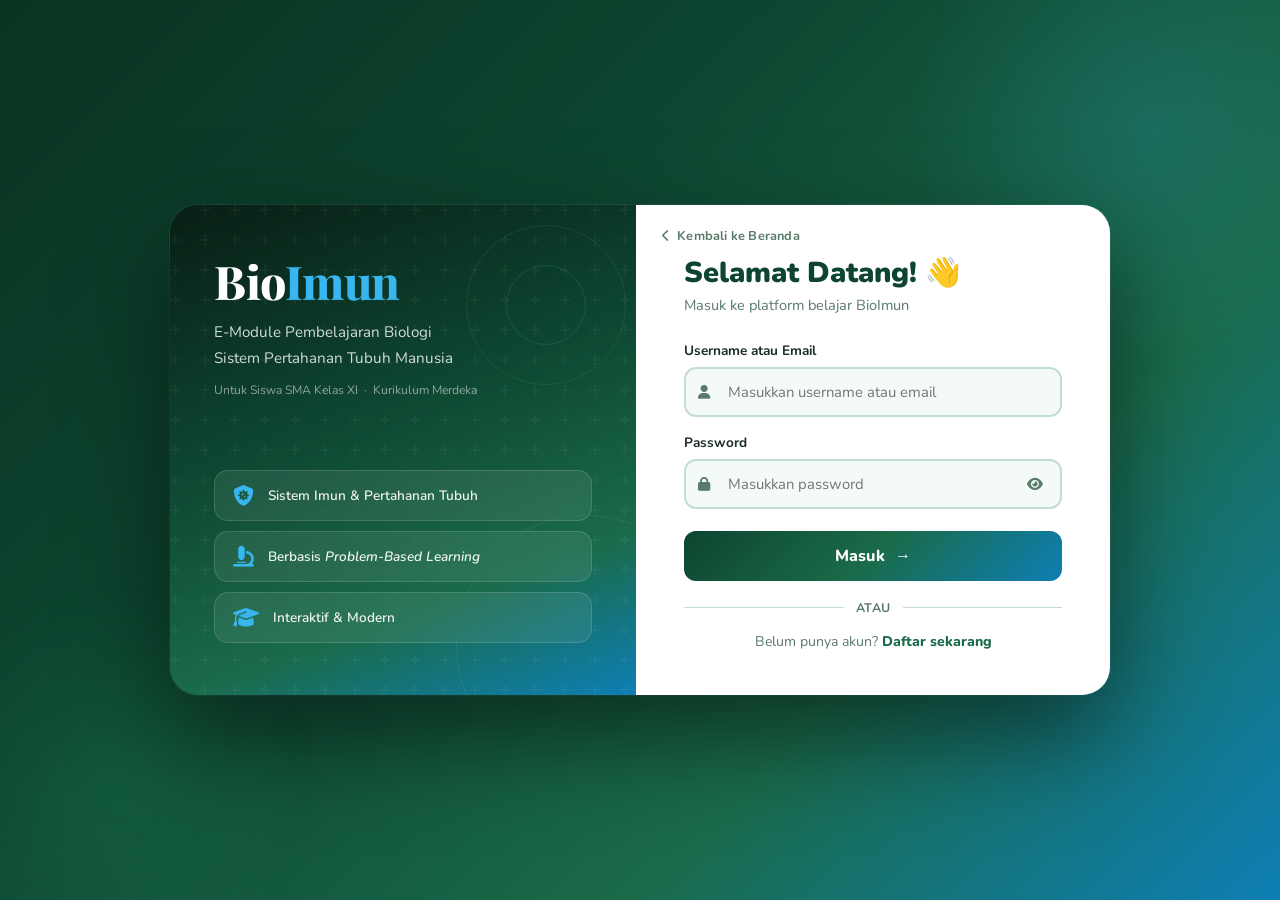
<file: index.html>
<!DOCTYPE html>
<html lang="id">
<head>
<meta charset="UTF-8">
<meta name="viewport" content="width=device-width, initial-scale=1.0">
<title>BioImun – Login | E-Module Sistem Pertahanan Tubuh</title>
<link href="https://fonts.googleapis.com/css2?family=Nunito:wght@400;500;600;700;800;900&family=Playfair+Display:wght@700;800&display=swap" rel="stylesheet">
<link rel="stylesheet" href="https://cdnjs.cloudflare.com/ajax/libs/font-awesome/6.5.0/css/all.min.css">
<style>
:root {
  --primary: #1a6b4a;
  --primary-light: #27a96e;
  --primary-dark: #0d4530;
  --accent: #0e7fb5;
  --accent-light: #38b6f0;
  --bg: #f4faf7;
  --bg2: #e6f2ed;
  --white: #ffffff;
  --text: #1a2e25;
  --text-muted: #5a7a6a;
  --border: #c4ddd1;
  --danger: #ef4444;
  --success: #22c55e;
}

* { box-sizing: border-box; margin: 0; padding: 0; }

body {
  font-family: 'Nunito', sans-serif;
  background: linear-gradient(135deg, #0a3322 0%, #0d4530 35%, #1a6b4a 70%, #0e7fb5 100%);
  min-height: 100vh;
  display: flex;
  align-items: center;
  justify-content: center;
  padding: 20px;
  position: relative;
  overflow: hidden;
}

/* Decorative blobs */
body::before {
  content: '';
  position: fixed;
  width: 500px; height: 500px;
  background: radial-gradient(circle, rgba(56,182,240,.16) 0%, transparent 70%);
  top: -120px; right: -120px;
  border-radius: 50%;
  pointer-events: none;
}
body::after {
  content: '';
  position: fixed;
  width: 420px; height: 420px;
  background: radial-gradient(circle, rgba(39,169,110,.14) 0%, transparent 70%);
  bottom: -100px; left: -100px;
  border-radius: 50%;
  pointer-events: none;
}

/* ── ANIMATIONS ── */
@keyframes fadeSlideUp {
  from { opacity: 0; transform: translateY(28px); }
  to   { opacity: 1; transform: translateY(0); }
}
@keyframes float {
  0%, 100% { transform: translateY(0); }
  50%       { transform: translateY(-8px); }
}
@keyframes spinSlow {
  from { transform: rotate(0deg); }
  to   { transform: rotate(360deg); }
}
@keyframes shake {
  0%,100% { transform: translateX(0); }
  20%,60% { transform: translateX(-6px); }
  40%,80% { transform: translateX(6px); }
}

.animate-in { animation: fadeSlideUp .65s cubic-bezier(.22,1,.36,1) both; }

/* ── WRAPPER ── */
.login-wrapper {
  display: flex;
  max-width: 940px;
  width: 100%;
  border-radius: 28px;
  overflow: hidden;
  box-shadow: 0 40px 100px rgba(0,0,0,.50), 0 0 0 1px rgba(255,255,255,.07);
  position: relative;
  z-index: 1;
}

/* ── VISUAL PANEL (LEFT) ── */
.login-visual {
  flex: 1;
  background: linear-gradient(160deg, #081e14 0%, #0d4530 40%, #1a6b4a 75%, #0e7fb5 100%);
  padding: 52px 44px;
  display: flex;
  flex-direction: column;
  justify-content: space-between;
  color: #fff;
  position: relative;
  overflow: hidden;
  min-width: 300px;
}

.login-visual::before {
  content: '';
  position: absolute; inset: 0;
  background-image: url("data:image/svg+xml,%3Csvg width='60' height='60' viewBox='0 0 60 60' xmlns='http://www.w3.org/2000/svg'%3E%3Cg fill='none' fill-rule='evenodd'%3E%3Cg fill='%23ffffff' fill-opacity='0.04'%3E%3Cpath d='M36 34v-4h-2v4h-4v2h4v4h2v-4h4v-2h-4zm0-30V0h-2v4h-4v2h4v4h2V6h4V4h-4zM6 34v-4H4v4H0v2h4v4h2v-4h4v-2H6zM6 4V0H4v4H0v2h4v4h2V6h4V4H6z'/%3E%3C/g%3E%3C/g%3E%3C/svg%3E");
  pointer-events: none;
}

.deco-ring {
  position: absolute;
  border-radius: 50%;
  border: 1px solid rgba(255,255,255,.07);
}
.deco-ring-1 { width: 260px; height: 260px; bottom: -80px; right: -80px; }
.deco-ring-2 { width: 160px; height: 160px; top: 20px;  right: 10px; animation: spinSlow 22s linear infinite; }
.deco-ring-3 { width: 80px;  height: 80px;  top: 60px;  right: 50px; animation: spinSlow 14s linear infinite reverse; border-color: rgba(56,182,240,.18); }

.login-brand { position: relative; z-index: 1; }

.login-brand h1 {
  font-family: 'Playfair Display', serif;
  font-size: 2.9rem;
  font-weight: 800;
  line-height: 1.05;
  margin-bottom: 14px;
  letter-spacing: -.5px;
}
.login-brand h1 span { color: #38b6f0; }

.login-brand .tagline {
  font-size: .95rem;
  opacity: .82;
  line-height: 1.7;
}
.login-brand .sub-tagline {
  margin-top: 10px;
  font-size: .76rem;
  opacity: .52;
}

.login-visual-cells {
  position: relative;
  z-index: 1;
  display: flex;
  flex-direction: column;
  gap: 10px;
}

.cell-card {
  background: rgba(255,255,255,.08);
  border: 1px solid rgba(255,255,255,.14);
  border-radius: 14px;
  padding: 14px 18px;
  display: flex;
  align-items: center;
  gap: 14px;
  backdrop-filter: blur(12px);
  transition: background .2s, transform .2s;
}
.cell-card:hover { background: rgba(255,255,255,.14); transform: translateX(4px); }
.cell-card i { font-size: 1.3rem; color: #38b6f0; flex-shrink: 0; }
.cell-card span { font-size: .85rem; font-weight: 600; opacity: .92; }

/* ── FORM PANEL (RIGHT) ── */
.login-form-box {
  flex: 1;
  background: #fff;
  padding: 52px 48px 44px;
  display: flex;
  flex-direction: column;
  justify-content: center;
  position: relative;
}

/* ← Back link */
.back-link {
  position: absolute;
  top: 22px; left: 26px;
  display: inline-flex;
  align-items: center;
  gap: 7px;
  font-size: .8rem;
  font-weight: 700;
  color: var(--text-muted);
  text-decoration: none;
  transition: color .2s, gap .2s;
  letter-spacing: .2px;
}
.back-link:hover { color: var(--primary); gap: 10px; }
.back-link i { font-size: .78rem; transition: transform .2s; }
.back-link:hover i { transform: translateX(-3px); }

/* Heading */
.form-heading { margin-bottom: 26px; }
.form-heading h2 {
  font-size: 1.8rem;
  font-weight: 900;
  color: var(--primary-dark);
  line-height: 1.1;
  margin-bottom: 6px;
}
.form-heading p { color: var(--text-muted); font-size: .91rem; }

/* Form groups */
.form-group { margin-bottom: 16px; }
.form-group label {
  display: block;
  font-size: .85rem;
  font-weight: 700;
  color: var(--text);
  margin-bottom: 7px;
}

.input-wrap { position: relative; }

.input-wrap .icon-left {
  position: absolute;
  left: 14px; top: 50%;
  transform: translateY(-50%);
  color: var(--text-muted);
  font-size: .88rem;
  pointer-events: none;
  transition: color .2s;
}

/* Eye icon – show/hide password */
.icon-eye {
  position: absolute;
  right: 13px; top: 50%;
  transform: translateY(-50%);
  color: var(--text-muted);
  font-size: .88rem;
  cursor: pointer;
  padding: 5px 6px;
  border-radius: 7px;
  transition: color .2s, background .2s;
  user-select: none;
}
.icon-eye:hover { color: var(--primary); background: var(--bg2); }

.form-group input {
  width: 100%;
  padding: 13px 44px 13px 42px;
  border: 2px solid var(--border);
  border-radius: 12px;
  font-family: 'Nunito', sans-serif;
  font-size: .93rem;
  color: var(--text);
  outline: none;
  transition: border .2s, box-shadow .2s, background .2s;
  background: var(--bg);
}
.form-group input:focus {
  border-color: var(--primary-light);
  background: #fff;
  box-shadow: 0 0 0 4px rgba(39,169,110,.1);
}
.form-group input.input-error { border-color: var(--danger); animation: shake .4s ease; }

/* Error box */
.login-error {
  background: #fef2f2;
  border: 1px solid #fecaca;
  border-radius: 10px;
  color: #991b1b;
  font-size: .84rem;
  font-weight: 700;
  padding: 11px 16px;
  margin-top: 10px;
  display: none;
  align-items: center;
  gap: 8px;
}

/* ── PRIMARY BUTTON ── */
.btn-login {
  width: 100%;
  padding: 14px 20px;
  background: linear-gradient(135deg, var(--primary-dark) 0%, var(--primary) 50%, var(--accent) 100%);
  border: none;
  border-radius: 12px;
  color: #fff;
  font-family: 'Nunito', sans-serif;
  font-size: 1rem;
  font-weight: 800;
  cursor: pointer;
  transition: all .25s;
  margin-top: 6px;
  display: flex;
  align-items: center;
  justify-content: center;
  gap: 10px;
  letter-spacing: .3px;
  position: relative;
  overflow: hidden;
}
.btn-login::before {
  content: '';
  position: absolute; inset: 0;
  background: rgba(255,255,255,0);
  transition: background .2s;
}
.btn-login:hover::before { background: rgba(255,255,255,.08); }
.btn-login:hover {
  transform: translateY(-2px);
  box-shadow: 0 10px 30px rgba(14,127,181,.42);
}
.btn-login:active { transform: translateY(0); box-shadow: none; }
.btn-login:disabled { opacity: .72; cursor: not-allowed; transform: none; box-shadow: none; }

.btn-arrow { font-style: normal; transition: transform .2s; display: inline-block; }
.btn-login:hover .btn-arrow { transform: translateX(5px); }

/* ── DIVIDER "atau" ── */
.divider {
  display: flex;
  align-items: center;
  gap: 12px;
  margin: 18px 0 16px;
  color: var(--text-muted);
  font-size: .78rem;
  font-weight: 700;
  letter-spacing: .5px;
  text-transform: uppercase;
}
.divider::before, .divider::after {
  content: '';
  flex: 1;
  height: 1px;
  background: var(--border);
}

/* ── REGISTER LINK ── */
.register-row {
  text-align: center;
  font-size: .88rem;
  color: var(--text-muted);
}
.register-row a {
  color: var(--primary);
  font-weight: 800;
  text-decoration: none;
  transition: color .2s;
  position: relative;
}
.register-row a::after {
  content: '';
  position: absolute;
  left: 0; bottom: -1px;
  width: 0; height: 2px;
  background: var(--primary-light);
  border-radius: 2px;
  transition: width .25s;
}
.register-row a:hover { color: var(--accent); }
.register-row a:hover::after { width: 100%; }

/* ── RESPONSIVE ── */
@media (max-width: 680px) {
  .login-visual { display: none; }
  .login-form-box { padding: 54px 26px 36px; }
  .login-wrapper { border-radius: 20px; max-width: 440px; }
}
</style>
</head>
<body>

<div class="login-wrapper animate-in">

  <!-- ══════════ VISUAL PANEL ══════════ -->
  <div class="login-visual">
    <div class="deco-ring deco-ring-1"></div>
    <div class="deco-ring deco-ring-2"></div>
    <div class="deco-ring deco-ring-3"></div>

    <div class="login-brand">
      <h1>Bio<span>Imun</span></h1>
      <p class="tagline">E-Module Pembelajaran Biologi<br>Sistem Pertahanan Tubuh Manusia</p>
      <p class="sub-tagline">Untuk Siswa SMA Kelas XI &nbsp;·&nbsp; Kurikulum Merdeka</p>
    </div>

    <div class="login-visual-cells">
      <div class="cell-card"><i class="fas fa-shield-virus"></i><span>Sistem Imun & Pertahanan Tubuh</span></div>
      <div class="cell-card"><i class="fas fa-microscope"></i><span>Berbasis <em>Problem-Based Learning</em></span></div>
      <div class="cell-card"><i class="fas fa-graduation-cap"></i><span>Interaktif &amp; Modern</span></div>
    </div>
  </div>

  <!-- ══════════ FORM PANEL ══════════ -->
  <div class="login-form-box">

    <!-- ← Kembali ke Beranda -->
    <a href="index.html" class="back-link">
      <i class="fas fa-chevron-left"></i> Kembali ke Beranda
    </a>

    <div class="form-heading">
      <h2>Selamat Datang! 👋</h2>
      <p>Masuk ke platform belajar BioImun</p>
    </div>

    <!-- Username / Email -->
    <div class="form-group">
      <label>Username atau Email</label>
      <div class="input-wrap">
        <i class="fas fa-user icon-left"></i>
        <input type="text" id="inp-user" placeholder="Masukkan username atau email" autocomplete="username">
      </div>
    </div>

    <!-- Password + eye icon -->
    <div class="form-group">
      <label>Password</label>
      <div class="input-wrap">
        <i class="fas fa-lock icon-left"></i>
        <input type="password" id="inp-pass" placeholder="Masukkan password"
               autocomplete="current-password"
               onkeydown="if(event.key==='Enter') doLogin()">
        <i class="fas fa-eye icon-eye" id="eye-icon" onclick="togglePassword()" title="Tampilkan / sembunyikan password"></i>
      </div>
    </div>

    <!-- Error message -->
    <div class="login-error" id="login-err">
      <i class="fas fa-exclamation-circle"></i>
      <span id="login-err-text">Username/email atau password salah!</span>
    </div>

    <!-- ✦ Tombol Masuk -->
    <button class="btn-login" id="btn-login-main" onclick="doLogin()">
      Masuk <span class="btn-arrow">→</span>
    </button>

    <!-- ── atau ── -->
    <div class="divider">atau</div>

    <!-- Belum punya akun? -->
    <div class="register-row">
      Belum punya akun? <a href="register.html">Daftar sekarang</a>
    </div>

  </div>
</div>

<!-- ══════════════════════════════════
     SCRIPT
══════════════════════════════════ -->
<script>
const USERS_DB_KEY = 'bioimun_registered_users';

/* Akun bawaan (selalu ada) */
const DEFAULT_USERS = {
  siswa: { pass: 'siswa123', role: 'siswa', name: 'Ahmad Fauzi', kelas: 'XI IPA 2',     email: 'siswa@bioimun.id' },
  guru:  { pass: 'guru123',  role: 'guru',  name: 'Ibu Sari',    kelas: 'Guru Biologi', email: 'guru@bioimun.id'  }
};

/* Gabungkan akun default + akun yang didaftarkan via register.html */
function getAllUsers() {
  const extra = localStorage.getItem(USERS_DB_KEY);
  return extra ? { ...DEFAULT_USERS, ...JSON.parse(extra) } : { ...DEFAULT_USERS };
}

/* Auto-redirect jika sudah login */
if (sessionStorage.getItem('bioimun_user')) {
  window.location.href = 'dashboard.html';
}

/* ── Toggle show/hide password ── */
function togglePassword() {
  const inp  = document.getElementById('inp-pass');
  const icon = document.getElementById('eye-icon');
  if (inp.type === 'password') {
    inp.type = 'text';
    icon.classList.replace('fa-eye', 'fa-eye-slash');
  } else {
    inp.type = 'password';
    icon.classList.replace('fa-eye-slash', 'fa-eye');
  }
}

/* ── Show error helper ── */
function showError(msg) {
  const err = document.getElementById('login-err');
  document.getElementById('login-err-text').textContent = msg;
  err.style.display = 'flex';
  // Shake the inputs
  document.getElementById('inp-user').classList.add('input-error');
  document.getElementById('inp-pass').classList.add('input-error');
  setTimeout(() => {
    document.getElementById('inp-user').classList.remove('input-error');
    document.getElementById('inp-pass').classList.remove('input-error');
    err.style.display = 'none';
  }, 3500);
}

/* ── Login logic ── */
function doLogin() {
  const u   = document.getElementById('inp-user').value.trim();
  const p   = document.getElementById('inp-pass').value;
  const btn = document.getElementById('btn-login-main');

  if (!u || !p) {
    showError('Lengkapi username/email dan password!');
    return;
  }

  /* Loading state */
  btn.innerHTML  = '<i class="fas fa-spinner fa-spin"></i> Memverifikasi...';
  btn.disabled   = true;

  setTimeout(() => {
    const USERS = getAllUsers();
    let match = null, matchKey = null;

    for (const [key, val] of Object.entries(USERS)) {
      const usernameMatch = key === u;
      const emailMatch    = val.email && val.email.toLowerCase() === u.toLowerCase();
      if ((usernameMatch || emailMatch) && val.pass === p) {
        match    = val;
        matchKey = key;
        break;
      }
    }

    if (!match) {
      showError('Username/email atau password salah!');
      btn.innerHTML = 'Masuk <span class="btn-arrow">→</span>';
      btn.disabled  = false;
      return;
    }

    /* Sukses */
    sessionStorage.setItem('bioimun_user', JSON.stringify({ ...match, username: matchKey }));
    // ── SYNC login ke Google Sheets ──
    if (typeof syncLogin === 'function') {
      syncLogin({ username: matchKey, name: match.name, role: match.role, kelas: match.kelas || '—' });
    } else if (typeof sendToSheet === 'function') {
      sendToSheet('login', { username: matchKey, nama: match.name, role: match.role, kelas: match.kelas || '—' });
    }
    btn.innerHTML = '<i class="fas fa-check"></i> Berhasil! Mengalihkan...';
    setTimeout(() => { window.location.href = 'dashboard.html'; }, 600);
  }, 750);
}
</script>
<script src="sync.js"></script>
</body>
</html>
</file>
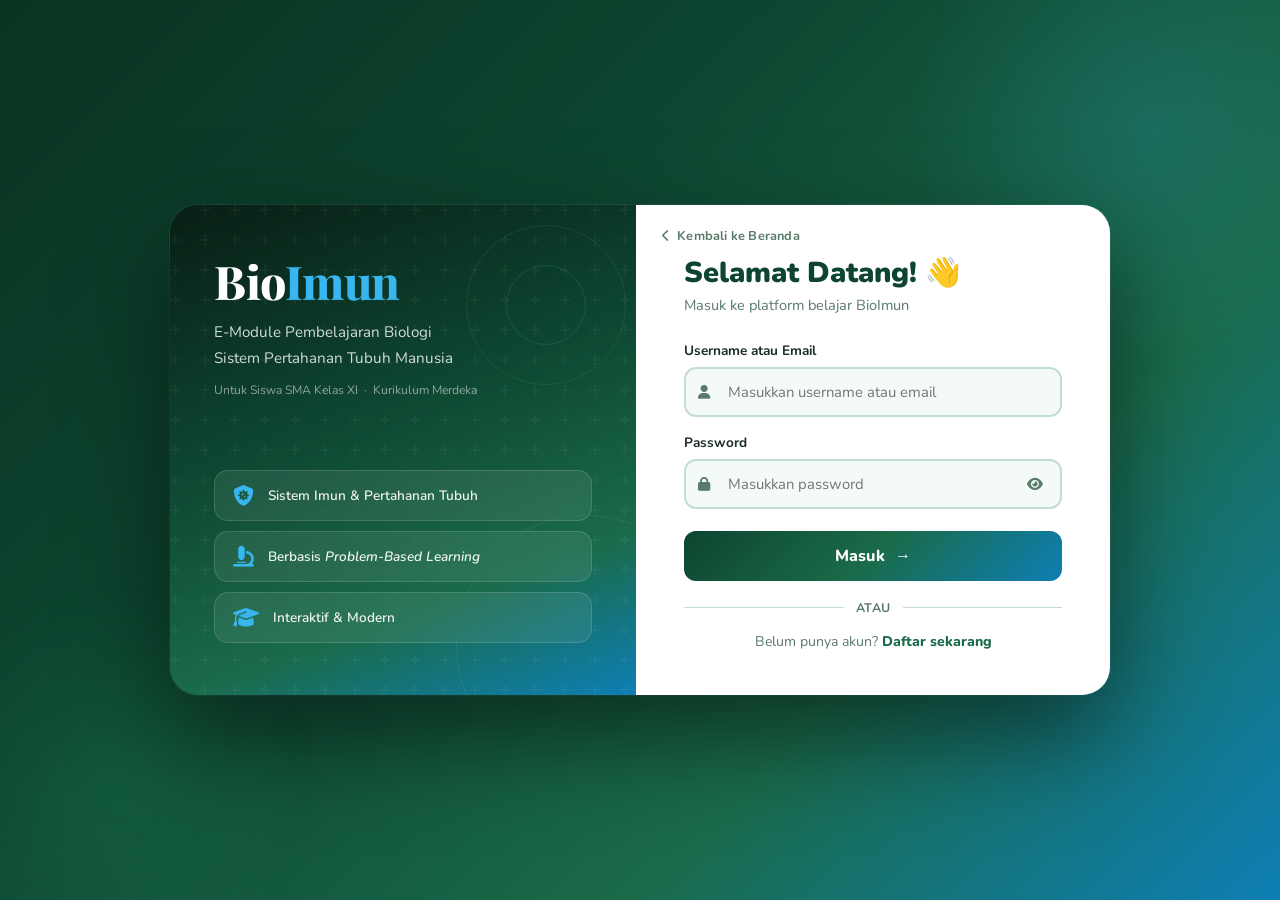
<file: dashboard.html>
<!DOCTYPE html>
<html lang="id">
<head>
<meta charset="UTF-8">
<meta name="viewport" content="width=device-width, initial-scale=1.0">
<title>BioImun – Dashboard | E-Module Sistem Pertahanan Tubuh</title>
<link href="https://fonts.googleapis.com/css2?family=Nunito:wght@400;500;600;700;800;900&family=Playfair+Display:wght@700;800&display=swap" rel="stylesheet">
<link rel="stylesheet" href="https://cdnjs.cloudflare.com/ajax/libs/font-awesome/6.5.0/css/all.min.css">
<link rel="stylesheet" href="style.css">
</head>
<body>

<!-- ===== SIDEBAR OVERLAY (mobile) ===== -->
<div class="sidebar-overlay" id="sidebar-overlay" onclick="closeSidebarMobile()"></div>

<!-- ===== SIDEBAR ===== -->
<div class="sidebar" id="sidebar">
  <div class="sidebar-brand">
    <div class="brand-logo">
      <div class="logo-icon"><i class="fas fa-dna"></i></div>
      <div>
        <div class="brand-name">BioImun</div>
        <div class="brand-sub">E-Module Biologi SMA</div>
      </div>
    </div>
    <button class="sidebar-toggle" onclick="toggleSidebar()" title="Buka/Tutup Navigasi">
      <i class="fas fa-bars" id="sidebar-toggle-icon"></i>
    </button>
  </div>

  <div class="sidebar-user">
    <div class="user-avatar" id="side-avatar">S</div>
    <div class="user-info">
      <div class="user-name" id="side-name">Siswa</div>
      <div class="user-role" id="side-role">Pelajar · Kelas XI</div>
    </div>
  </div>

  <nav class="sidebar-nav">
    <div class="nav-label">Menu Utama</div>
    <div class="nav-item active" onclick="navigateTo('dashboard')">
      <div class="nav-icon"><i class="fas fa-home"></i></div>
      <span class="nav-text">Beranda</span>
    </div>
    <div class="nav-item" onclick="navigateTo('kompetensi')">
      <div class="nav-icon"><i class="fas fa-bullseye"></i></div>
      <span class="nav-text">Kompetensi</span>
    </div>
    <div class="nav-item" onclick="navigateTo('ruangbelajar')">
      <div class="nav-icon"><i class="fas fa-book-open"></i></div>
      <span class="nav-text">Ruang Belajar</span>
    </div>
    <div class="nav-item" onclick="navigateTo('lkpd')">
      <div class="nav-icon"><i class="fas fa-tasks"></i></div>
      <span class="nav-text">LKPD</span>
      <span class="nav-badge">PBL</span>
    </div>
    <div class="nav-item" onclick="navigateTo('drill')">
      <div class="nav-icon"><i class="fas fa-pencil-alt"></i></div>
      <span class="nav-text">Drill Soal</span>
    </div>

    <div class="nav-label" style="margin-top:6px">Evaluasi</div>
    <div class="nav-item" onclick="navigateTo('pretest')">
      <div class="nav-icon"><i class="fas fa-file-alt"></i></div>
      <span class="nav-text">Pre-Test</span>
    </div>
    <div class="nav-item" onclick="navigateTo('angket')">
      <div class="nav-icon"><i class="fas fa-poll"></i></div>
      <span class="nav-text">Angket Ownership</span>
    </div>
    <div class="nav-item" onclick="navigateTo('posttest')">
      <div class="nav-icon"><i class="fas fa-file-check"></i></div>
      <span class="nav-text">Post-Test</span>
    </div>
    <div class="nav-item" onclick="navigateTo('reflektif')">
      <div class="nav-icon"><i class="fas fa-lightbulb"></i></div>
      <span class="nav-text">Esai Reflektif</span>
    </div>

    <div class="nav-label" style="margin-top:6px">Referensi</div>
    <div class="nav-item" onclick="navigateTo('glosarium')">
      <div class="nav-icon"><i class="fas fa-spell-check"></i></div>
      <span class="nav-text">Glosarium</span>
    </div>
    <div class="nav-item" onclick="navigateTo('rujukan')">
      <div class="nav-icon"><i class="fas fa-book"></i></div>
      <span class="nav-text">Daftar Rujukan</span>
    </div>
    <div class="nav-item" onclick="navigateTo('identitas')">
      <div class="nav-icon"><i class="fas fa-id-card"></i></div>
      <span class="nav-text">Identitas Pengembang</span>
    </div>
  </nav>

  <div class="sidebar-footer">
    <button class="btn-logout" onclick="doLogout()">
      <i class="fas fa-sign-out-alt"></i>
      <span class="logout-text">Keluar</span>
    </button>
  </div>
</div>

<!-- ===== MAIN CONTENT ===== -->
<div class="main-content" id="main-content">

  <!-- TOP BAR -->
  <div class="top-bar">
    <div class="top-bar-left">
      <button style="width:36px;height:36px;border:2px solid var(--border);border-radius:10px;background:#fff;display:flex;align-items:center;justify-content:center;cursor:pointer;font-size:1.1rem;color:var(--text-muted);flex-shrink:0;" onclick="toggleSidebar()"><i class="fas fa-bars"></i></button>
      <div class="top-bar-title" id="topbar-title">🏠 Beranda</div>
    </div>
    <div class="top-bar-actions">
      <span style="font-size:.82rem;font-weight:700;color:var(--text-muted)" id="topbar-user"></span>
      <div class="progress-chip">
        <i class="fas fa-chart-line" style="color:var(--primary)"></i>
        <span>Progress</span>
        <div class="progress-bar-mini"><div class="progress-bar-mini-fill" id="prog-mini" style="width:0%"></div></div>
        <span id="prog-pct">0%</span>
      </div>
    </div>
  </div>

  <!-- CONTENT AREA -->
  <div class="content-area">

    <!-- ============================================================
         BERANDA / DASHBOARD
    ============================================================ -->
    <div class="sub-page active" id="sp-dashboard">
      <div class="dashboard-hero animate-in">
        <h2>Selamat Datang, <span id="hero-name">Siswa</span>! 🎉</h2>
        <p>Pelajari Sistem Pertahanan Tubuh Manusia melalui pendekatan Problem-Based Learning yang interaktif dan menyenangkan.</p>
        <div class="hero-chips">
          <div class="hero-chip">🛡️ Sistem Imun</div>
          <div class="hero-chip">🔬 PBL Approach</div>
          <div class="hero-chip">📚 Kelas XI SMA</div>
          <div class="hero-chip">⚡ Kurikulum Merdeka</div>
        </div>
      </div>

      <!-- Stat Cards -->
      <div class="stat-row animate-in" style="animation-delay:.1s">
        <div class="stat-card">
          <div class="stat-icon" style="background:#dcfce7"><i class="fas fa-book-open" style="color:#15803d"></i></div>
          <div>
            <div class="stat-label">Materi Selesai</div>
            <div class="stat-val" id="stat-materi-done">0</div>
          </div>
        </div>
        <div class="stat-card">
          <div class="stat-icon" style="background:#dbeafe"><i class="fas fa-question-circle" style="color:#1d4ed8"></i></div>
          <div>
            <div class="stat-label">Total Soal</div>
            <div class="stat-val">30+</div>
          </div>
        </div>
        <div class="stat-card">
          <div class="stat-icon" style="background:#f3e8ff"><i class="fas fa-star" style="color:#7c3aed"></i></div>
          <div>
            <div class="stat-label">Skor Terakhir</div>
            <div class="stat-val" id="last-score">-</div>
          </div>
        </div>
      </div>

      <!-- Progress Tracker -->
      <div class="progress-overview animate-in" style="animation-delay:.15s">
        <h3><i class="fas fa-chart-bar" style="color:var(--primary)"></i> Progres Belajar</h3>
        <div class="prog-track">
          <div class="prog-track-label"><span>🛡️ Sistem Pertahanan Tubuh</span><span id="ptl-0">0%</span></div>
          <div class="prog-track-bar"><div class="prog-track-fill" id="prog-track-0" style="width:0%"></div></div>
        </div>
        <div class="prog-track">
          <div class="prog-track-label"><span>🔰 Pertahanan Nonspesifik</span><span id="ptl-1">0%</span></div>
          <div class="prog-track-bar"><div class="prog-track-fill" id="prog-track-1" style="width:0%"></div></div>
        </div>
        <div class="prog-track">
          <div class="prog-track-label"><span>🎯 Pertahanan Spesifik</span><span id="ptl-2">0%</span></div>
          <div class="prog-track-bar"><div class="prog-track-fill" id="prog-track-2" style="width:0%"></div></div>
        </div>
        <div class="prog-track">
          <div class="prog-track-label"><span>💉 Jenis Imunitas</span><span id="ptl-3">0%</span></div>
          <div class="prog-track-bar"><div class="prog-track-fill" id="prog-track-3" style="width:0%"></div></div>
        </div>
        <div class="prog-track" style="margin-bottom:0">
          <div class="prog-track-label"><span>🦠 Gangguan Sistem Imun</span><span id="ptl-4">0%</span></div>
          <div class="prog-track-bar"><div class="prog-track-fill" id="prog-track-4" style="width:0%"></div></div>
        </div>
      </div>

      <!-- Gamifikasi -->
      <div class="gamif-section animate-in" style="animation-delay:.2s">
        <div style="display:flex;align-items:center;justify-content:space-between;margin-bottom:8px;">
          <h3 style="font-size:1rem;font-weight:800;color:var(--primary-dark);margin:0;"><i class="fas fa-trophy" style="color:gold"></i> XP & Lencana</h3>
          <span id="xp-val" style="font-size:.88rem;font-weight:800;color:var(--primary)">0 XP</span>
        </div>
        <div class="xp-bar-wrap"><div class="xp-bar-fill" id="xp-fill" style="width:0%"></div></div>
        <div class="gamif-badges" id="badge-container"></div>
      </div>

      <!-- Menu Grid -->
      <h3 style="font-size:.9rem;font-weight:800;color:var(--text-muted);margin-bottom:14px;text-transform:uppercase;letter-spacing:1px;" class="animate-in" style="animation-delay:.25s">Menu Utama</h3>
      <div class="grid-cards animate-in" style="animation-delay:.3s">
        <div class="menu-card" onclick="navigateTo('kompetensi')">
          <div class="menu-card-icon mc-green"><i class="fas fa-bullseye" style="color:#15803d"></i></div>
          <h3>Kompetensi</h3>
          <p>Capaian pembelajaran dan tujuan pembelajaran</p>
        </div>
        <div class="menu-card" onclick="navigateTo('ruangbelajar')">
          <div class="menu-card-icon mc-blue"><i class="fas fa-book-open" style="color:#1d4ed8"></i></div>
          <h3>Ruang Belajar</h3>
          <p>Materi lengkap sistem pertahanan tubuh</p>
        </div>
        <div class="menu-card" onclick="navigateTo('lkpd')">
          <div class="menu-card-icon mc-teal"><i class="fas fa-tasks" style="color:#0f766e"></i></div>
          <h3>LKPD PBL</h3>
          <p>Lembar kerja berbasis Problem-Based Learning</p>
        </div>
        <div class="menu-card" onclick="navigateTo('drill')">
          <div class="menu-card-icon mc-purple"><i class="fas fa-pencil-alt" style="color:#7c3aed"></i></div>
          <h3>Drill Soal</h3>
          <p>Latihan soal pilihan ganda interaktif</p>
        </div>
        <div class="menu-card" onclick="navigateTo('glosarium')">
          <div class="menu-card-icon mc-amber"><i class="fas fa-spell-check" style="color:#92400e"></i></div>
          <h3>Glosarium</h3>
          <p>Kamus istilah biologi sistem imun</p>
        </div>
        <div class="menu-card" onclick="navigateTo('rujukan')">
          <div class="menu-card-icon mc-rose"><i class="fas fa-book" style="color:#9f1239"></i></div>
          <h3>Daftar Rujukan</h3>
          <p>Referensi dan sumber materi ilmiah</p>
        </div>
        <div class="menu-card" onclick="navigateTo('identitas')">
          <div class="menu-card-icon mc-indigo"><i class="fas fa-id-card" style="color:#3730a3"></i></div>
          <h3>Identitas Pengembang</h3>
          <p>Informasi pembuat e-module ini</p>
        </div>
        <div class="menu-card" onclick="navigateTo('pretest')">
          <div class="menu-card-icon" style="background:linear-gradient(135deg,#fce7f3,#fbcfe8)"><i class="fas fa-file-alt" style="color:#9d174d"></i></div>
          <h3>Pre-Test</h3>
          <p>Tes awal sebelum pembelajaran dimulai</p>
        </div>
        <div class="menu-card" onclick="navigateTo('angket')">
          <div class="menu-card-icon" style="background:linear-gradient(135deg,#ecfdf5,#d1fae5)"><i class="fas fa-poll" style="color:#065f46"></i></div>
          <h3>Angket Ownership</h3>
          <p>Angket kepemilikan belajar siswa</p>
        </div>
        <div class="menu-card" onclick="navigateTo('posttest')">
          <div class="menu-card-icon" style="background:linear-gradient(135deg,#fffbeb,#fef3c7)"><i class="fas fa-file-check" style="color:#78350f"></i></div>
          <h3>Post-Test</h3>
          <p>Tes akhir setelah pembelajaran selesai</p>
        </div>
        <div class="menu-card" onclick="navigateTo('reflektif')">
          <div class="menu-card-icon" style="background:linear-gradient(135deg,#f0f9ff,#e0f2fe)"><i class="fas fa-lightbulb" style="color:#0369a1"></i></div>
          <h3>Esai Reflektif</h3>
          <p>Refleksi ownership of learning</p>
        </div>
      </div>
    </div>

    <!-- ============================================================
         KOMPETENSI
    ============================================================ -->
    <div class="sub-page" id="sp-kompetensi">
      <div class="section-header animate-in">
        <div class="section-header-icon"><i class="fas fa-bullseye"></i></div>
        <div><h2>Kompetensi</h2><p>Capaian dan Tujuan Pembelajaran</p></div>
      </div>

      <!-- CP -->
      <div class="card animate-in" style="animation-delay:.05s">
        <div class="cp-box">
          <h3><i class="fas fa-star"></i> Capaian Pembelajaran (CP)</h3>
          <p style="font-size:.93rem;line-height:1.8;color:#166534;">
            Peserta didik mampu <strong>menganalisis sistem pertahanan tubuh manusia</strong> serta gangguan yang terjadi pada sistem imun, dan mengaitkannya dengan penerapan dalam kehidupan sehari-hari termasuk teknologi vaksin dan penanganan penyakit autoimun.
          </p>
        </div>
      </div>

      <!-- Keterampilan Proses -->
      <div class="card animate-in" style="animation-delay:.1s">
        <h3><i class="fas fa-cogs" style="color:var(--accent)"></i> Keterampilan Proses</h3>
        <div style="display:grid;grid-template-columns:repeat(auto-fill,minmax(200px,1fr));gap:12px;margin-top:14px;">
          <div style="padding:14px;background:linear-gradient(135deg,#eff6ff,#dbeafe);border-radius:12px;border-left:4px solid var(--accent);">
            <div style="font-size:1.4rem;margin-bottom:6px;">🔍</div>
            <div style="font-size:.88rem;font-weight:800;color:var(--accent-dark);">Mengamati</div>
            <div style="font-size:.78rem;color:var(--text-muted);margin-top:4px;">Mengidentifikasi komponen dan mekanisme sistem imun dari berbagai sumber</div>
          </div>
          <div style="padding:14px;background:linear-gradient(135deg,#f0fdf4,#dcfce7);border-radius:12px;border-left:4px solid var(--primary);">
            <div style="font-size:1.4rem;margin-bottom:6px;">🤔</div>
            <div style="font-size:.88rem;font-weight:800;color:var(--primary-dark);">Menganalisis</div>
            <div style="font-size:.78rem;color:var(--text-muted);margin-top:4px;">Menganalisis mekanisme pertahanan tubuh nonspesifik dan spesifik</div>
          </div>
          <div style="padding:14px;background:linear-gradient(135deg,#fefce8,#fef9c3);border-radius:12px;border-left:4px solid var(--warning);">
            <div style="font-size:1.4rem;margin-bottom:6px;">💡</div>
            <div style="font-size:.88rem;font-weight:800;color:#92400e;">Memecahkan Masalah</div>
            <div style="font-size:.78rem;color:var(--text-muted);margin-top:4px;">Menggunakan konsep imunologi untuk memecahkan kasus kontekstual PBL</div>
          </div>
          <div style="padding:14px;background:linear-gradient(135deg,#fdf4ff,#f3e8ff);border-radius:12px;border-left:4px solid #a855f7;">
            <div style="font-size:1.4rem;margin-bottom:6px;">🤝</div>
            <div style="font-size:.88rem;font-weight:800;color:#7c3aed;">Berkolaborasi</div>
            <div style="font-size:.78rem;color:var(--text-muted);margin-top:4px;">Bekerja sama dalam kelompok untuk menyelesaikan LKPD berbasis PBL</div>
          </div>
          <div style="padding:14px;background:linear-gradient(135deg,#fff1f2,#ffe4e6);border-radius:12px;border-left:4px solid #f43f5e;">
            <div style="font-size:1.4rem;margin-bottom:6px;">📢</div>
            <div style="font-size:.88rem;font-weight:800;color:#9f1239;">Mengomunikasikan</div>
            <div style="font-size:.78rem;color:var(--text-muted);margin-top:4px;">Menyajikan hasil penyelidikan dalam bentuk infografis dan forum diskusi</div>
          </div>
          <div style="padding:14px;background:linear-gradient(135deg,#ecfdf5,#d1fae5);border-radius:12px;border-left:4px solid #10b981;">
            <div style="font-size:1.4rem;margin-bottom:6px;">📊</div>
            <div style="font-size:.88rem;font-weight:800;color:#065f46;">Mengevaluasi</div>
            <div style="font-size:.78rem;color:var(--text-muted);margin-top:4px;">Merefleksikan proses dan hasil belajar secara kritis dan mandiri</div>
          </div>
        </div>
      </div>

      <!-- TP per pertemuan -->
      <div class="card animate-in" style="animation-delay:.15s">
        <h3 style="margin-bottom:16px;"><i class="fas fa-list-check" style="color:var(--primary)"></i> Tujuan Pembelajaran (TP) per Pertemuan</h3>

        <div class="kp-accordion">
          <div class="kp-accord-head open" onclick="toggleAccord(this)">
            <span style="width:28px;height:28px;border-radius:8px;background:linear-gradient(135deg,var(--primary),var(--accent));color:#fff;display:inline-flex;align-items:center;justify-content:center;font-size:.78rem;font-weight:800;flex-shrink:0;">1</span>
            <span style="flex:1">Pertemuan 1 – Konsep Dasar Sistem Pertahanan Tubuh</span>
            <i class="fas fa-chevron-down" style="color:var(--text-muted);transition:transform .2s;font-size:.8rem"></i>
          </div>
          <div class="kp-accord-body open">
            <ul class="tp-list">
              <li><div class="tp-num">1.1</div><span>Mendeskripsikan pengertian dan fungsi sistem pertahanan tubuh manusia.</span></li>
              <li><div class="tp-num">1.2</div><span>Mengidentifikasi komponen-komponen sistem imun (sel, organ, dan protein).</span></li>
              <li><div class="tp-num">1.3</div><span>Menjelaskan tiga lapis pertahanan tubuh secara berurutan.</span></li>
            </ul>
          </div>
        </div>

        <div class="kp-accordion">
          <div class="kp-accord-head" onclick="toggleAccord(this)">
            <span style="width:28px;height:28px;border-radius:8px;background:linear-gradient(135deg,var(--primary),var(--accent));color:#fff;display:inline-flex;align-items:center;justify-content:center;font-size:.78rem;font-weight:800;flex-shrink:0;">2</span>
            <span style="flex:1">Pertemuan 2 – Pertahanan Tubuh Nonspesifik</span>
            <i class="fas fa-chevron-down" style="color:var(--text-muted);transition:transform .2s;font-size:.8rem"></i>
          </div>
          <div class="kp-accord-body">
            <ul class="tp-list">
              <li><div class="tp-num">2.1</div><span>Menganalisis mekanisme pertahanan fisik dan kimia sebagai lini pertama pertahanan.</span></li>
              <li><div class="tp-num">2.2</div><span>Menjelaskan proses fagositosis dan peran sel-sel fagosit.</span></li>
              <li><div class="tp-num">2.3</div><span>Menganalisis respons inflamasi, demam, dan peran interferon dalam pertahanan nonspesifik.</span></li>
            </ul>
          </div>
        </div>

        <div class="kp-accordion">
          <div class="kp-accord-head" onclick="toggleAccord(this)">
            <span style="width:28px;height:28px;border-radius:8px;background:linear-gradient(135deg,var(--primary),var(--accent));color:#fff;display:inline-flex;align-items:center;justify-content:center;font-size:.78rem;font-weight:800;flex-shrink:0;">3</span>
            <span style="flex:1">Pertemuan 3 – Pertahanan Tubuh Spesifik</span>
            <i class="fas fa-chevron-down" style="color:var(--text-muted);transition:transform .2s;font-size:.8rem"></i>
          </div>
          <div class="kp-accord-body">
            <ul class="tp-list">
              <li><div class="tp-num">3.1</div><span>Membedakan imunitas humoral dan imunitas seluler beserta komponennya.</span></li>
              <li><div class="tp-num">3.2</div><span>Menjelaskan peran sel B, sel T, dan antibodi dalam respons imun adaptif.</span></li>
              <li><div class="tp-num">3.3</div><span>Menganalisis konsep memori imunologis dan penerapannya pada vaksinasi.</span></li>
            </ul>
          </div>
        </div>

        <div class="kp-accordion">
          <div class="kp-accord-head" onclick="toggleAccord(this)">
            <span style="width:28px;height:28px;border-radius:8px;background:linear-gradient(135deg,var(--primary),var(--accent));color:#fff;display:inline-flex;align-items:center;justify-content:center;font-size:.78rem;font-weight:800;flex-shrink:0;">4</span>
            <span style="flex:1">Pertemuan 4 – Jenis Imunitas & Gangguan Sistem Imun</span>
            <i class="fas fa-chevron-down" style="color:var(--text-muted);transition:transform .2s;font-size:.8rem"></i>
          </div>
          <div class="kp-accord-body">
            <ul class="tp-list">
              <li><div class="tp-num">4.1</div><span>Membedakan imunitas aktif dan pasif, alami dan buatan beserta contohnya.</span></li>
              <li><div class="tp-num">4.2</div><span>Menganalisis berbagai gangguan sistem imun: alergi, autoimun, imunodefisiensi, HIV/AIDS.</span></li>
              <li><div class="tp-num">4.3</div><span>Mengusulkan cara pencegahan dan penanganan gangguan sistem imun berdasarkan data ilmiah.</span></li>
            </ul>
          </div>
        </div>

        <div class="kp-accordion" style="margin-bottom:0">
          <div class="kp-accord-head" onclick="toggleAccord(this)">
            <span style="width:28px;height:28px;border-radius:8px;background:linear-gradient(135deg,var(--primary),var(--accent));color:#fff;display:inline-flex;align-items:center;justify-content:center;font-size:.78rem;font-weight:800;flex-shrink:0;">5</span>
            <span style="flex:1">Pertemuan 5 – Presentasi & Evaluasi PBL</span>
            <i class="fas fa-chevron-down" style="color:var(--text-muted);transition:transform .2s;font-size:.8rem"></i>
          </div>
          <div class="kp-accord-body">
            <ul class="tp-list">
              <li><div class="tp-num">5.1</div><span>Menyajikan hasil penyelidikan dalam bentuk infografis atau karya kreatif lainnya.</span></li>
              <li><div class="tp-num">5.2</div><span>Mengevaluasi solusi yang ditemukan berdasarkan data dan sumber ilmiah.</span></li>
              <li><div class="tp-num">5.3</div><span>Merefleksikan proses PBL dan mengidentifikasi area yang perlu ditingkatkan.</span></li>
            </ul>
          </div>
        </div>
      </div>

      <!-- Alur Pembelajaran -->
      <div class="card animate-in" style="animation-delay:.2s">
        <h3 style="margin-bottom:18px;"><i class="fas fa-map-signs" style="color:var(--accent)"></i> Alur Pembelajaran PBL</h3>
        <div style="display:flex;gap:0;overflow-x:auto;padding-bottom:8px;align-items:flex-start;">
          <div style="text-align:center;flex:1;min-width:110px;padding:0 8px;">
            <div style="width:48px;height:48px;border-radius:50%;background:linear-gradient(135deg,var(--primary),var(--accent));color:#fff;display:flex;align-items:center;justify-content:center;font-weight:800;margin:0 auto 10px;font-size:.9rem;">1</div>
            <div style="font-size:.8rem;font-weight:800;color:var(--text);margin-bottom:4px;">Orientasi<br>Masalah</div>
            <div style="font-size:.72rem;color:var(--text-muted);">Identifikasi kasus kontekstual</div>
          </div>
          <div style="flex:0 0 20px;display:flex;align-items:center;justify-content:center;padding-top:24px;color:var(--border);font-size:1.2rem;">→</div>
          <div style="text-align:center;flex:1;min-width:110px;padding:0 8px;">
            <div style="width:48px;height:48px;border-radius:50%;background:linear-gradient(135deg,var(--primary),var(--accent));color:#fff;display:flex;align-items:center;justify-content:center;font-weight:800;margin:0 auto 10px;font-size:.9rem;">2</div>
            <div style="font-size:.8rem;font-weight:800;color:var(--text);margin-bottom:4px;">Organisasi<br>Belajar</div>
            <div style="font-size:.72rem;color:var(--text-muted);">Perencanaan dan pembagian tugas</div>
          </div>
          <div style="flex:0 0 20px;display:flex;align-items:center;justify-content:center;padding-top:24px;color:var(--border);font-size:1.2rem;">→</div>
          <div style="text-align:center;flex:1;min-width:110px;padding:0 8px;">
            <div style="width:48px;height:48px;border-radius:50%;background:linear-gradient(135deg,var(--primary),var(--accent));color:#fff;display:flex;align-items:center;justify-content:center;font-weight:800;margin:0 auto 10px;font-size:.9rem;">3</div>
            <div style="font-size:.8rem;font-weight:800;color:var(--text);margin-bottom:4px;">Penyelidikan</div>
            <div style="font-size:.72rem;color:var(--text-muted);">Eksplorasi sumber ilmiah</div>
          </div>
          <div style="flex:0 0 20px;display:flex;align-items:center;justify-content:center;padding-top:24px;color:var(--border);font-size:1.2rem;">→</div>
          <div style="text-align:center;flex:1;min-width:110px;padding:0 8px;">
            <div style="width:48px;height:48px;border-radius:50%;background:linear-gradient(135deg,var(--primary),var(--accent));color:#fff;display:flex;align-items:center;justify-content:center;font-weight:800;margin:0 auto 10px;font-size:.9rem;">4</div>
            <div style="font-size:.8rem;font-weight:800;color:var(--text);margin-bottom:4px;">Penyajian<br>Hasil</div>
            <div style="font-size:.72rem;color:var(--text-muted);">Presentasi karya infografis</div>
          </div>
          <div style="flex:0 0 20px;display:flex;align-items:center;justify-content:center;padding-top:24px;color:var(--border);font-size:1.2rem;">→</div>
          <div style="text-align:center;flex:1;min-width:110px;padding:0 8px;">
            <div style="width:48px;height:48px;border-radius:50%;background:linear-gradient(135deg,var(--primary),var(--accent));color:#fff;display:flex;align-items:center;justify-content:center;font-weight:800;margin:0 auto 10px;font-size:.9rem;">5</div>
            <div style="font-size:.8rem;font-weight:800;color:var(--text);margin-bottom:4px;">Evaluasi</div>
            <div style="font-size:.72rem;color:var(--text-muted);">Refleksi dan penilaian diri</div>
          </div>
        </div>
      </div>
    </div>

    <!-- ============================================================
         RUANG BELAJAR – DAFTAR SUBMATERI
    ============================================================ -->
    <div class="sub-page" id="sp-ruangbelajar">
      <div class="section-header animate-in">
        <div class="section-header-icon"><i class="fas fa-book-open"></i></div>
        <div><h2>Ruang Belajar</h2><p>Pilih submateri – harus dipelajari secara berurutan</p></div>
      </div>

      <div class="info-box animate-in" style="animation-delay:.05s;margin-bottom:20px;">
        <strong>📌 Perhatian:</strong> Materi harus dipelajari secara <strong>berurutan</strong>. Kerjakan kuis setiap materi dengan skor ≥ 2/3 untuk membuka materi berikutnya.
      </div>

      <div class="submateri-grid animate-in" style="animation-delay:.1s">

        <!-- Card 0 -->
        <div class="submateri-card" id="sm-card-0">
          <div class="lock-overlay" style="display:none"><i class="fas fa-lock"></i><span>Selesaikan materi sebelumnya</span></div>
          <div class="sc-icon">🛡️</div>
          <h3>Sistem Pertahanan Tubuh</h3>
          <p>Pengenalan sistem imun, komponen, dan perannya dalam melindungi tubuh dari penyakit.</p>
          <div class="progress-sub"><div class="progress-sub-fill" id="prog-0" style="width:0%"></div></div>
          <div class="sc-footer">
            <span class="sc-tag"><i class="fas fa-clock"></i> 15 menit</span>
            <span class="materi-status open">📖 Tersedia</span>
          </div>
        </div>

        <!-- Card 1 -->
        <div class="submateri-card locked" id="sm-card-1">
          <div class="lock-overlay"><i class="fas fa-lock"></i><span>Selesaikan kuis Materi 1 (≥2/3) untuk membuka</span></div>
          <div class="sc-icon">🔰</div>
          <h3>Pertahanan Tubuh Nonspesifik</h3>
          <p>Lini pertama pertahanan: kulit, membran mukus, fagositosis, dan respons inflamasi.</p>
          <div class="progress-sub"><div class="progress-sub-fill" id="prog-1" style="width:0%"></div></div>
          <div class="sc-footer">
            <span class="sc-tag"><i class="fas fa-clock"></i> 20 menit</span>
            <span class="materi-status locked">🔒 Terkunci</span>
          </div>
        </div>

        <!-- Card 2 -->
        <div class="submateri-card locked" id="sm-card-2">
          <div class="lock-overlay"><i class="fas fa-lock"></i><span>Selesaikan kuis Materi 2 (≥2/3) untuk membuka</span></div>
          <div class="sc-icon">🎯</div>
          <h3>Pertahanan Tubuh Spesifik</h3>
          <p>Respons imun adaptif: limfosit T, limfosit B, antibodi, dan memori imunologis.</p>
          <div class="progress-sub"><div class="progress-sub-fill" id="prog-2" style="width:0%"></div></div>
          <div class="sc-footer">
            <span class="sc-tag"><i class="fas fa-clock"></i> 25 menit</span>
            <span class="materi-status locked">🔒 Terkunci</span>
          </div>
        </div>

        <!-- Card 3 -->
        <div class="submateri-card locked" id="sm-card-3">
          <div class="lock-overlay"><i class="fas fa-lock"></i><span>Selesaikan kuis Materi 3 (≥2/3) untuk membuka</span></div>
          <div class="sc-icon">💉</div>
          <h3>Jenis Imunitas</h3>
          <p>Perbedaan imunitas aktif dan pasif, alami dan buatan, serta aplikasinya.</p>
          <div class="progress-sub"><div class="progress-sub-fill" id="prog-3" style="width:0%"></div></div>
          <div class="sc-footer">
            <span class="sc-tag"><i class="fas fa-clock"></i> 15 menit</span>
            <span class="materi-status locked">🔒 Terkunci</span>
          </div>
        </div>

        <!-- Card 4 -->
        <div class="submateri-card locked" id="sm-card-4">
          <div class="lock-overlay"><i class="fas fa-lock"></i><span>Selesaikan kuis Materi 4 (≥2/3) untuk membuka</span></div>
          <div class="sc-icon">🦠</div>
          <h3>Gangguan Sistem Pertahanan Tubuh</h3>
          <p>Alergi, autoimun, imunodefisiensi, HIV/AIDS, dan cara pencegahannya.</p>
          <div class="progress-sub"><div class="progress-sub-fill" id="prog-4" style="width:0%"></div></div>
          <div class="sc-footer">
            <span class="sc-tag"><i class="fas fa-clock"></i> 20 menit</span>
            <span class="materi-status locked">🔒 Terkunci</span>
          </div>
        </div>

      </div>
    </div>

    <!-- ============================================================
         MATERI DETAIL
    ============================================================ -->
    <div class="sub-page" id="sp-materi">
      <div class="materi-nav animate-in">
        <button class="btn-back" onclick="backToRuangBelajar()"><i class="fas fa-arrow-left"></i> Kembali</button>
        <div class="materi-breadcrumb">Ruang Belajar → <span id="mb-title">Materi</span></div>
      </div>

      <div class="flipbook-hint animate-in">
        <i class="fas fa-book-reader" style="font-size:1.2rem"></i>
        <span>Baca seluruh materi sampai selesai, lalu kerjakan kuis di bawah untuk membuka materi berikutnya.</span>
      </div>

      <div class="materi-content-box animate-in" id="materi-content-box">
        <!-- Konten materi dimuat secara dinamis oleh script.js -->
      </div>

      <!-- Kuis Sidebar -->
      <div class="kuis-box animate-in" style="animation-delay:.2s">
        <div class="kuis-header">
          <div class="kh-icon">📝</div>
          <div>
            <h3>Kuis Submateri</h3>
            <p style="font-size:.82rem;color:var(--text-muted);">Jawab 3 soal berikut untuk menguji pemahaman Anda</p>
            <span class="kuis-min-score">⚠️ Minimal skor 2/3 untuk membuka materi berikutnya</span>
          </div>
        </div>

        <div id="kuis-questions"></div>
        <div id="kuis-score" style="display:none"></div>

        <div class="kuis-unlock-msg" id="kuis-unlock-msg">
          🎉 <strong>Selamat!</strong> Kamu lulus kuis ini. Materi berikutnya sudah terbuka!
        </div>
        <div class="kuis-locked-msg" id="kuis-locked-msg">
          ❌ Skor belum memenuhi minimum. Pelajari kembali materi dan coba lagi.
        </div>

        <div style="display:flex;gap:12px;margin-top:18px;" id="kuis-actions">
          <button class="btn-primary" onclick="submitKuis()"><i class="fas fa-check"></i> Cek Jawaban</button>
          <button class="btn-secondary" onclick="resetKuis()"><i class="fas fa-redo"></i> Ulangi</button>
        </div>

        <!-- Navigasi materi prev/next -->
        <div class="materi-nav-btns" id="materi-nav-btns" style="display:none">
          <button class="btn-secondary" id="btn-prev-materi" onclick="prevMateri()"><i class="fas fa-arrow-left"></i> Materi Sebelumnya</button>
          <button class="btn-primary"   id="btn-next-materi" onclick="nextMateri()">Materi Berikutnya <i class="fas fa-arrow-right"></i></button>
        </div>
      </div>
    </div>

    <!-- ============================================================
         LKPD – PILIH KELOMPOK
    ============================================================ -->
    <div class="sub-page" id="sp-lkpd">
      <div class="section-header animate-in">
        <div class="section-header-icon"><i class="fas fa-tasks"></i></div>
        <div><h2>LKPD Berbasis PBL</h2><p>Lembar Kerja Peserta Didik – Problem-Based Learning</p></div>
      </div>
      <div class="info-box animate-in" style="margin-bottom:20px;animation-delay:.05s">
        <strong>📌 Petunjuk:</strong> Pilih kelompok kamu, lalu selesaikan setiap tahap secara <strong>berurutan</strong>. Setiap tahap terkunci hingga tahap sebelumnya diselesaikan.
      </div>
      <!-- 6 Kelompok Card -->
      <div style="display:grid;grid-template-columns:repeat(auto-fill,minmax(200px,1fr));gap:18px;" class="animate-in" style="animation-delay:.1s" id="lkpd-group-grid">
        <div class="menu-card" onclick="openLKPDGroup(1)">
          <div class="menu-card-icon" style="background:linear-gradient(135deg,#dbeafe,#bfdbfe);font-size:1.6rem;display:flex;align-items:center;justify-content:center;">👥</div>
          <h3>Kelompok 1</h3>
          <p>Klik untuk membuka LKPD Kelompok 1</p>
          <div id="grp-status-1" style="margin-top:8px;font-size:.78rem;font-weight:700;color:var(--text-muted);">Belum dimulai</div>
        </div>
        <div class="menu-card" onclick="openLKPDGroup(2)">
          <div class="menu-card-icon" style="background:linear-gradient(135deg,#dcfce7,#bbf7d0);font-size:1.6rem;display:flex;align-items:center;justify-content:center;">👥</div>
          <h3>Kelompok 2</h3>
          <p>Klik untuk membuka LKPD Kelompok 2</p>
          <div id="grp-status-2" style="margin-top:8px;font-size:.78rem;font-weight:700;color:var(--text-muted);">Belum dimulai</div>
        </div>
        <div class="menu-card" onclick="openLKPDGroup(3)">
          <div class="menu-card-icon" style="background:linear-gradient(135deg,#fef3c7,#fde68a);font-size:1.6rem;display:flex;align-items:center;justify-content:center;">👥</div>
          <h3>Kelompok 3</h3>
          <p>Klik untuk membuka LKPD Kelompok 3</p>
          <div id="grp-status-3" style="margin-top:8px;font-size:.78rem;font-weight:700;color:var(--text-muted);">Belum dimulai</div>
        </div>
        <div class="menu-card" onclick="openLKPDGroup(4)">
          <div class="menu-card-icon" style="background:linear-gradient(135deg,#f3e8ff,#e9d5ff);font-size:1.6rem;display:flex;align-items:center;justify-content:center;">👥</div>
          <h3>Kelompok 4</h3>
          <p>Klik untuk membuka LKPD Kelompok 4</p>
          <div id="grp-status-4" style="margin-top:8px;font-size:.78rem;font-weight:700;color:var(--text-muted);">Belum dimulai</div>
        </div>
        <div class="menu-card" onclick="openLKPDGroup(5)">
          <div class="menu-card-icon" style="background:linear-gradient(135deg,#ffe4e6,#fecdd3);font-size:1.6rem;display:flex;align-items:center;justify-content:center;">👥</div>
          <h3>Kelompok 5</h3>
          <p>Klik untuk membuka LKPD Kelompok 5</p>
          <div id="grp-status-5" style="margin-top:8px;font-size:.78rem;font-weight:700;color:var(--text-muted);">Belum dimulai</div>
        </div>
        <div class="menu-card" onclick="openLKPDGroup(6)">
          <div class="menu-card-icon" style="background:linear-gradient(135deg,#ccfbf1,#99f6e4);font-size:1.6rem;display:flex;align-items:center;justify-content:center;">👥</div>
          <h3>Kelompok 6</h3>
          <p>Klik untuk membuka LKPD Kelompok 6</p>
          <div id="grp-status-6" style="margin-top:8px;font-size:.78rem;font-weight:700;color:var(--text-muted);">Belum dimulai</div>
        </div>
      </div>
    </div>

    <!-- ============================================================
         LKPD DETAIL – TAHAPAN PBL PER KELOMPOK
    ============================================================ -->
    <div class="sub-page" id="sp-lkpd-detail">
      <div class="materi-nav animate-in">
        <button class="btn-back" onclick="navigateTo('lkpd');refreshGroupStatus()"><i class="fas fa-arrow-left"></i> Kembali ke Pilih Kelompok</button>
        <div class="materi-breadcrumb">LKPD → <span id="lkpd-group-label">Kelompok 1</span></div>
      </div>

      <!-- Identitas Kelompok -->
      <div class="card animate-in" style="margin-bottom:18px;">
        <h3 style="margin-bottom:14px;color:var(--primary-dark);"><i class="fas fa-users" style="color:var(--accent)"></i> Identitas Kelompok</h3>
        <p style="font-size:.88rem;color:var(--text-muted);margin-bottom:12px;">Tuliskan identitas anggota kelompok kalian!</p>
        <div style="border:2px solid var(--border);border-radius:14px;padding:20px;background:var(--bg);">
          <div style="font-weight:800;font-size:.92rem;color:var(--primary-dark);margin-bottom:14px;padding:6px 14px;background:linear-gradient(135deg,var(--primary),var(--accent));color:#fff;border-radius:8px;display:inline-block;" id="lkpd-kelompok-title">Kelompok:</div>
          <div style="display:flex;flex-direction:column;gap:12px;margin-top:14px;">
            <div style="display:flex;align-items:center;gap:10px;"><span style="font-weight:800;color:var(--text-muted);min-width:20px;">1.</span><input type="text" class="lkpd-member-inp" placeholder="Nama anggota 1" style="flex:1;padding:10px 14px;border:2px solid var(--border);border-radius:10px;font-family:Nunito,sans-serif;font-size:.9rem;outline:none;" onfocus="this.style.borderColor='var(--primary-light)'" onblur="this.style.borderColor='var(--border)'"></div>
            <div style="display:flex;align-items:center;gap:10px;"><span style="font-weight:800;color:var(--text-muted);min-width:20px;">2.</span><input type="text" class="lkpd-member-inp" placeholder="Nama anggota 2" style="flex:1;padding:10px 14px;border:2px solid var(--border);border-radius:10px;font-family:Nunito,sans-serif;font-size:.9rem;outline:none;" onfocus="this.style.borderColor='var(--primary-light)'" onblur="this.style.borderColor='var(--border)'"></div>
            <div style="display:flex;align-items:center;gap:10px;"><span style="font-weight:800;color:var(--text-muted);min-width:20px;">3.</span><input type="text" class="lkpd-member-inp" placeholder="Nama anggota 3" style="flex:1;padding:10px 14px;border:2px solid var(--border);border-radius:10px;font-family:Nunito,sans-serif;font-size:.9rem;outline:none;" onfocus="this.style.borderColor='var(--primary-light)'" onblur="this.style.borderColor='var(--border)'"></div>
            <div style="display:flex;align-items:center;gap:10px;"><span style="font-weight:800;color:var(--text-muted);min-width:20px;">4.</span><input type="text" class="lkpd-member-inp" placeholder="Nama anggota 4" style="flex:1;padding:10px 14px;border:2px solid var(--border);border-radius:10px;font-family:Nunito,sans-serif;font-size:.9rem;outline:none;" onfocus="this.style.borderColor='var(--primary-light)'" onblur="this.style.borderColor='var(--border)'"></div>
            <div style="display:flex;align-items:center;gap:10px;"><span style="font-weight:800;color:var(--text-muted);min-width:20px;">5.</span><input type="text" class="lkpd-member-inp" placeholder="Nama anggota 5" style="flex:1;padding:10px 14px;border:2px solid var(--border);border-radius:10px;font-family:Nunito,sans-serif;font-size:.9rem;outline:none;" onfocus="this.style.borderColor='var(--primary-light)'" onblur="this.style.borderColor='var(--border)'"></div>
          </div>
        </div>
      </div>

      <!-- Layout: Sidebar Tahap + Konten -->
      <div style="display:grid;grid-template-columns:230px 1fr;gap:20px;" id="lkpd-detail-layout">
        <div>
          <div class="pbl-stages" id="pbl-stages-detail">
            <div class="pbl-stage-tab active" data-stage="0" onclick="openPBLDetail(0)">
              <div class="pbl-stage-num">1</div>
              <div><div class="pbl-stage-title">Orientasi Masalah</div><div class="pbl-stage-sub">Identifikasi kasus</div></div>
              <span class="pbl-stage-badge">📝</span>
            </div>
            <div class="pbl-stage-tab pbl-locked" data-stage="1" onclick="openPBLDetail(1)">
              <div class="pbl-stage-num">2</div>
              <div><div class="pbl-stage-title">Organisasi Belajar</div><div class="pbl-stage-sub">Rangkuman konsep</div></div>
              <span class="pbl-stage-badge">🔒</span>
            </div>
            <div class="pbl-stage-tab pbl-locked" data-stage="2" onclick="openPBLDetail(2)">
              <div class="pbl-stage-num">3</div>
              <div><div class="pbl-stage-title">Penyelidikan</div><div class="pbl-stage-sub">Eksplorasi data</div></div>
              <span class="pbl-stage-badge">🔒</span>
            </div>
            <div class="pbl-stage-tab pbl-locked" data-stage="3" onclick="openPBLDetail(3)">
              <div class="pbl-stage-num">4</div>
              <div><div class="pbl-stage-title">Penyajian Hasil</div><div class="pbl-stage-sub">Gagasan solusi</div></div>
              <span class="pbl-stage-badge">🔒</span>
            </div>
            <div class="pbl-stage-tab pbl-locked" data-stage="4" onclick="openPBLDetail(4)">
              <div class="pbl-stage-num">5</div>
              <div><div class="pbl-stage-title">Evaluasi</div><div class="pbl-stage-sub">Analisis & refleksi</div></div>
              <span class="pbl-stage-badge">🔒</span>
            </div>
          </div>
        </div>
        <div id="pbl-detail-content-area"></div>
      </div>
    </div>

    <!-- ============================================================
         DRILL SOAL
    ============================================================ -->
    <div class="sub-page" id="sp-drill">
      <div class="section-header animate-in">
        <div class="section-header-icon"><i class="fas fa-pencil-alt"></i></div>
        <div><h2>Drill Soal</h2><p>Latihan soal pilihan ganda untuk menguatkan pemahaman</p></div>
      </div>

      <!-- Setup -->
      <div id="drill-setup-area" class="animate-in">
        <div class="card" style="max-width:500px">
          <h3><i class="fas fa-sliders-h" style="color:var(--primary)"></i> Pengaturan Latihan</h3>
          <p style="font-size:.88rem;color:var(--text-muted);margin-bottom:20px;">Pilih jumlah soal yang ingin dikerjakan (minimal 5, maksimal 15)</p>
          <div class="num-selector" style="margin-bottom:20px">
            <button class="num-btn" onclick="changeDrillNum(-1)"><i class="fas fa-minus"></i></button>
            <div class="num-display" id="drill-num-display">5</div>
            <button class="num-btn" onclick="changeDrillNum(1)"><i class="fas fa-plus"></i></button>
            <span style="font-size:.9rem;font-weight:700;color:var(--text-muted);margin-left:8px">soal</span>
          </div>
          <div class="info-box" style="margin-bottom:18px;font-size:.85rem">
            <strong>📌 Info:</strong> Soal akan dipilih secara acak dari bank 15 soal. Pembahasan lengkap ditampilkan setelah selesai.
          </div>
          <button class="btn-primary" style="width:100%" onclick="startDrill()"><i class="fas fa-play"></i> Mulai Latihan</button>
        </div>
      </div>

      <!-- Quiz Area -->
      <div id="drill-quiz-area" style="display:none">
        <div style="display:flex;align-items:center;justify-content:space-between;margin-bottom:12px;">
          <span style="font-size:.92rem;font-weight:700;color:var(--text-muted);">
            Soal <span id="drill-cur">1</span> dari <span id="drill-tot">5</span>
          </span>
          <button class="btn-back" onclick="endDrill()"><i class="fas fa-times"></i> Keluar</button>
        </div>
        <div class="drill-progress-bar">
          <div class="drill-progress-fill" id="drill-prog" style="width:0%"></div>
        </div>
        <div id="drill-question-box" class="card" style="margin-bottom:16px"></div>
        <div style="display:flex;gap:12px;">
          <button class="btn-primary" onclick="nextDrill()" id="drill-next-btn">Soal Berikutnya →</button>
        </div>
      </div>

      <!-- Result Area -->
      <div id="drill-result-area" style="display:none" class="animate-in">
        <div class="card" style="max-width:560px">
          <div class="score-box">
            <div style="font-size:3rem;margin-bottom:10px">🎉</div>
            <div class="score-val" id="drill-final-score">0/5</div>
            <div class="score-label">Skor Akhir Drill Soal</div>
            <div style="margin-top:10px;font-size:.88rem;color:var(--text-muted);" id="drill-result-msg"></div>
          </div>
          <div id="drill-pembahasan" style="margin-top:20px"></div>
          <button class="btn-secondary" style="width:100%;margin-top:16px" onclick="resetDrill()">
            <i class="fas fa-redo"></i> Coba Lagi
          </button>
        </div>
      </div>
    </div>

    <!-- ============================================================
         GLOSARIUM
    ============================================================ -->
    <div class="sub-page" id="sp-glosarium">
      <div class="section-header animate-in">
        <div class="section-header-icon"><i class="fas fa-spell-check"></i></div>
        <div><h2>Glosarium</h2><p>Kamus istilah sistem pertahanan tubuh – urut alfabet</p></div>
      </div>
      <div class="card animate-in">
        <div class="glos-search">
          <i class="fas fa-search"></i>
          <input type="text" placeholder="Cari istilah..." id="glos-search-inp" oninput="filterGlosarium()">
        </div>
        <div class="alpha-filter" id="alpha-filter"></div>
        <div id="glos-list"></div>
      </div>
    </div>

    <!-- ============================================================
         DAFTAR RUJUKAN
    ============================================================ -->
    <div class="sub-page" id="sp-rujukan">
      <div class="section-header animate-in">
        <div class="section-header-icon"><i class="fas fa-book"></i></div>
        <div><h2>Daftar Rujukan</h2><p>Sumber referensi ilmiah terpercaya</p></div>
      </div>
      <div id="rujukan-list" class="animate-in"></div>
    </div>

    <!-- ============================================================
         IDENTITAS PENGEMBANG
    ============================================================ -->
    <div class="sub-page" id="sp-identitas">
      <div class="section-header animate-in">
        <div class="section-header-icon"><i class="fas fa-id-card"></i></div>
        <div><h2>Identitas Pengembang</h2><p>Informasi tentang pembuat e-module ini</p></div>
      </div>

      <!-- Profile Card -->
      <div class="dev-profile animate-in">
        <div class="dev-avatar">👩‍💻</div>
        <div class="dev-name">Rizkha Nur Fitriani</div>
        <div class="dev-title">Pengembang E-Module Biologi | Pendidikan Biologi</div>
      </div>

      <!-- Info Grid -->
      <div class="dev-info-grid animate-in" style="animation-delay:.1s">
        <div class="dev-info-card">
          <div class="dic-icon"><i class="fas fa-user"></i></div>
          <div>
            <div class="dic-label">Nama Lengkap</div>
            <div class="dic-val">Rizkha Nur Fitriani</div>
          </div>
        </div>
        <div class="dev-info-card">
          <div class="dic-icon"><i class="fas fa-graduation-cap"></i></div>
          <div>
            <div class="dic-label">Bidang Studi</div>
            <div class="dic-val">Pendidikan Biologi</div>
          </div>
        </div>
        <div class="dev-info-card">
          <div class="dic-icon"><i class="fas fa-school"></i></div>
          <div>
            <div class="dic-label">Mata Pelajaran</div>
            <div class="dic-val">Biologi SMA Kelas XI</div>
          </div>
        </div>
        <div class="dev-info-card">
          <div class="dic-icon"><i class="fas fa-lightbulb"></i></div>
          <div>
            <div class="dic-label">Pendekatan Pembelajaran</div>
            <div class="dic-val">Problem-Based Learning (PBL)</div>
          </div>
        </div>
        <div class="dev-info-card">
          <div class="dic-icon"><i class="fas fa-dna"></i></div>
          <div>
            <div class="dic-label">Topik E-Module</div>
            <div class="dic-val">Sistem Pertahanan Tubuh Manusia</div>
          </div>
        </div>
        <div class="dev-info-card">
          <div class="dic-icon"><i class="fas fa-code"></i></div>
          <div>
            <div class="dic-label">Teknologi</div>
            <div class="dic-val">HTML5 · CSS3 · JavaScript</div>
          </div>
        </div>
        <div class="dev-info-card">
          <div class="dic-icon"><i class="fas fa-book-open"></i></div>
          <div>
            <div class="dic-label">Kurikulum</div>
            <div class="dic-val">Kurikulum Merdeka</div>
          </div>
        </div>
        <div class="dev-info-card">
          <div class="dic-icon"><i class="fas fa-calendar-alt"></i></div>
          <div>
            <div class="dic-label">Tahun Pengembangan</div>
            <div class="dic-val">2024 / 2025</div>
          </div>
        </div>
      </div>

      <!-- Deskripsi -->
      <div class="card animate-in" style="animation-delay:.2s;margin-top:20px">
        <h3><i class="fas fa-info-circle" style="color:var(--accent)"></i> Deskripsi E-Module</h3>
        <p style="font-size:.93rem;line-height:1.9;color:var(--text);margin-top:14px;">
          E-module ini dikembangkan sebagai media pembelajaran digital berbasis website untuk mata pelajaran Biologi tingkat SMA kelas XI. Materi yang dikembangkan adalah <strong>Sistem Pertahanan Tubuh Manusia</strong> dengan pendekatan <strong>Problem-Based Learning (PBL)</strong> yang mendorong siswa untuk berpikir kritis, memecahkan masalah nyata, dan berkolaborasi dalam kelompok.
        </p>
        <p style="font-size:.93rem;line-height:1.9;color:var(--text);margin-top:10px;">
          Website ini dirancang dengan tampilan modern, responsif, dan ramah pengguna dengan warna tema hijau dan biru yang mencerminkan kesan ilmiah dan segar. Fitur lengkap mencakup Ruang Belajar bertahap dengan sistem kunci progresif, LKPD PBL 5 tahap berurutan, Drill Soal interaktif, Glosarium, Forum Diskusi, serta Sistem Gamifikasi berbasis XP dan lencana.
        </p>
        <p style="font-size:.93rem;line-height:1.9;color:var(--text);margin-top:10px;">
          Sistem navigasi bersifat <strong>linear</strong> – siswa tidak dapat melompat ke materi berikutnya sebelum menyelesaikan kuis materi sebelumnya dengan skor minimal yang ditentukan. Hal ini memastikan pemahaman yang terbangun secara bertahap dan sistematis.
        </p>
      </div>

      <!-- Visi Misi -->
      <div style="display:grid;grid-template-columns:1fr 1fr;gap:16px;margin-top:0" class="animate-in" style="animation-delay:.25s">
        <div class="card" style="background:linear-gradient(135deg,#f0fdf4,#dcfce7);border:2px solid #86efac;">
          <h3 style="color:#15803d;"><i class="fas fa-eye"></i> Visi</h3>
          <p style="font-size:.9rem;line-height:1.7;color:#166534;margin-top:10px;">Mewujudkan pembelajaran biologi yang interaktif, bermakna, dan menyenangkan bagi peserta didik SMA melalui pemanfaatan teknologi digital yang inovatif.</p>
        </div>
        <div class="card" style="background:linear-gradient(135deg,#eff6ff,#dbeafe);border:2px solid #93c5fd;">
          <h3 style="color:#1d4ed8;"><i class="fas fa-rocket"></i> Misi</h3>
          <p style="font-size:.9rem;line-height:1.7;color:#1e40af;margin-top:10px;">Mengembangkan e-module berbasis PBL yang mendorong keterampilan berpikir tingkat tinggi (HOTS), kolaborasi, dan literasi digital pada peserta didik.</p>
        </div>
      </div>
    </div>

    <!-- ============================================================
         PRE-TEST
    ============================================================ -->
    <div class="sub-page" id="sp-pretest">
      <div class="section-header animate-in">
        <div class="section-header-icon" style="background:linear-gradient(135deg,#9d174d,#be185d);"><i class="fas fa-file-alt"></i></div>
        <div><h2>Pre-Test</h2><p>Tes awal sebelum pembelajaran – jawab semua soal esai</p></div>
      </div>
      <div class="info-box animate-in" style="margin-bottom:20px;">
        <strong>📌 Petunjuk:</strong> Jawablah setiap pertanyaan di bawah ini dengan kalimat lengkap sesuai pemahaman awal kamu. Pre-test tidak dinilai benar/salah, tetapi wajib diisi semua.
      </div>
      <div id="pretest-form" class="animate-in">
        <!-- Soal 1 -->
        <div class="card" style="margin-bottom:16px;border-left:4px solid var(--primary);">
          <div style="display:flex;align-items:flex-start;gap:14px;margin-bottom:12px;">
            <div style="width:32px;height:32px;border-radius:10px;background:linear-gradient(135deg,var(--primary),var(--accent));color:#fff;display:flex;align-items:center;justify-content:center;font-weight:800;font-size:.9rem;flex-shrink:0;">1</div>
            <p style="font-size:.95rem;font-weight:700;color:var(--text);line-height:1.6;">Menurut pemahaman awal kamu, apa yang dimaksud dengan sistem pertahanan tubuh (sistem imun)? Jelaskan dengan kata-katamu sendiri!</p>
          </div>
          <textarea class="textarea-field" id="pre-q1" placeholder="Tuliskan jawabanmu di sini..." style="min-height:110px;"></textarea>
        </div>
        <!-- Soal 2 -->
        <div class="card" style="margin-bottom:16px;border-left:4px solid var(--accent);">
          <div style="display:flex;align-items:flex-start;gap:14px;margin-bottom:12px;">
            <div style="width:32px;height:32px;border-radius:10px;background:linear-gradient(135deg,var(--accent),var(--accent-dark));color:#fff;display:flex;align-items:center;justify-content:center;font-weight:800;font-size:.9rem;flex-shrink:0;">2</div>
            <p style="font-size:.95rem;font-weight:700;color:var(--text);line-height:1.6;">Apa yang kamu ketahui tentang perbedaan pertahanan tubuh nonspesifik dan spesifik? Berikan masing-masing satu contoh!</p>
          </div>
          <textarea class="textarea-field" id="pre-q2" placeholder="Tuliskan jawabanmu di sini..." style="min-height:110px;"></textarea>
        </div>
        <!-- Soal 3 -->
        <div class="card" style="margin-bottom:16px;border-left:4px solid var(--warning);">
          <div style="display:flex;align-items:flex-start;gap:14px;margin-bottom:12px;">
            <div style="width:32px;height:32px;border-radius:10px;background:linear-gradient(135deg,#f59e0b,#d97706);color:#fff;display:flex;align-items:center;justify-content:center;font-weight:800;font-size:.9rem;flex-shrink:0;">3</div>
            <p style="font-size:.95rem;font-weight:700;color:var(--text);line-height:1.6;">Mengapa tubuh seseorang yang pernah terkena penyakit tertentu (misalnya cacar air) biasanya tidak akan terkena penyakit yang sama lagi? Jelaskan dugaanmu!</p>
          </div>
          <textarea class="textarea-field" id="pre-q3" placeholder="Tuliskan jawabanmu di sini..." style="min-height:110px;"></textarea>
        </div>
        <!-- Soal 4 -->
        <div class="card" style="margin-bottom:16px;border-left:4px solid var(--success);">
          <div style="display:flex;align-items:flex-start;gap:14px;margin-bottom:12px;">
            <div style="width:32px;height:32px;border-radius:10px;background:linear-gradient(135deg,#22c55e,#16a34a);color:#fff;display:flex;align-items:center;justify-content:center;font-weight:800;font-size:.9rem;flex-shrink:0;">4</div>
            <p style="font-size:.95rem;font-weight:700;color:var(--text);line-height:1.6;">Apa yang kamu ketahui tentang vaksin? Bagaimana menurutmu cara kerja vaksin dalam melindungi tubuh dari penyakit?</p>
          </div>
          <textarea class="textarea-field" id="pre-q4" placeholder="Tuliskan jawabanmu di sini..." style="min-height:110px;"></textarea>
        </div>
        <!-- Soal 5 -->
        <div class="card" style="margin-bottom:20px;border-left:4px solid #a855f7;">
          <div style="display:flex;align-items:flex-start;gap:14px;margin-bottom:12px;">
            <div style="width:32px;height:32px;border-radius:10px;background:linear-gradient(135deg,#a855f7,#7c3aed);color:#fff;display:flex;align-items:center;justify-content:center;font-weight:800;font-size:.9rem;flex-shrink:0;">5</div>
            <p style="font-size:.95rem;font-weight:700;color:var(--text);line-height:1.6;">Sebutkan dan jelaskan minimal dua gangguan atau penyakit yang berhubungan dengan sistem pertahanan tubuh yang kamu ketahui!</p>
          </div>
          <textarea class="textarea-field" id="pre-q5" placeholder="Tuliskan jawabanmu di sini..." style="min-height:110px;"></textarea>
        </div>
        <div id="pretest-submitted-msg" style="display:none;" class="score-box" style="text-align:center;">
          <div style="font-size:2.5rem;margin-bottom:10px;">✅</div>
          <div style="font-size:1.2rem;font-weight:800;color:var(--primary-dark);">Pre-Test Berhasil Dikumpulkan!</div>
          <div style="font-size:.9rem;color:var(--text-muted);margin-top:6px;">Terima kasih telah mengerjakan pre-test. Selamat belajar!</div>
        </div>
        <button class="btn-primary" id="pretest-submit-btn" onclick="submitTest('pretest')" style="width:100%;max-width:400px;display:block;">
          <i class="fas fa-paper-plane"></i> Kumpulkan Pre-Test
        </button>
      </div>
    </div>

    <!-- ============================================================
         ANGKET OWNERSHIP OF LEARNING
    ============================================================ -->
    <div class="sub-page" id="sp-angket">
      <div class="section-header animate-in">
        <div class="section-header-icon" style="background:linear-gradient(135deg,#065f46,#059669);"><i class="fas fa-poll"></i></div>
        <div><h2>Angket Ownership of Learning</h2><p>Ukur tingkat kepemilikan belajar kamu</p></div>
      </div>
      <div class="info-box animate-in" style="margin-bottom:20px;">
        <strong>📌 Petunjuk:</strong> Pilih jawaban yang paling sesuai dengan kondisi kamu saat ini. Tidak ada jawaban benar atau salah — isilah dengan jujur sesuai keadaanmu yang sebenarnya.
      </div>
      <div class="card animate-in">
        <div style="display:flex;align-items:center;gap:10px;margin-bottom:20px;padding-bottom:16px;border-bottom:2px solid var(--border);">
          <div style="font-size:1.5rem;">📊</div>
          <div>
            <div style="font-weight:800;color:var(--primary-dark);">Skala Penilaian</div>
            <div style="font-size:.82rem;color:var(--text-muted);">1 = Sangat Tidak Setuju &nbsp;|&nbsp; 2 = Tidak Setuju &nbsp;|&nbsp; 3 = Netral &nbsp;|&nbsp; 4 = Setuju &nbsp;|&nbsp; 5 = Sangat Setuju</div>
          </div>
        </div>
        <div id="angket-questions">
          <!-- Pernyataan 1-15 dirender JS -->
        </div>
        <div id="angket-result" style="display:none;margin-top:20px;" class="score-box">
          <div style="font-size:2.5rem;margin-bottom:10px;">📊</div>
          <div class="score-val" id="angket-score-val">–</div>
          <div class="score-label">Skor Ownership of Learning</div>
          <div style="margin-top:12px;font-size:.9rem;color:var(--text-muted);" id="angket-result-msg"></div>
        </div>
        <button class="btn-primary" id="angket-submit-btn" onclick="submitAngket()" style="width:100%;max-width:400px;margin-top:20px;display:block;">
          <i class="fas fa-check-circle"></i> Kirim Angket
        </button>
      </div>
    </div>

    <!-- ============================================================
         POST-TEST
    ============================================================ -->
    <div class="sub-page" id="sp-posttest">
      <div class="section-header animate-in">
        <div class="section-header-icon" style="background:linear-gradient(135deg,#78350f,#b45309);"><i class="fas fa-file-check"></i></div>
        <div><h2>Post-Test</h2><p>Tes akhir setelah menyelesaikan seluruh pembelajaran</p></div>
      </div>
      <div class="info-box animate-in" style="margin-bottom:20px;">
        <strong>📌 Petunjuk:</strong> Jawablah setiap pertanyaan di bawah ini dengan lengkap dan terstruktur. Post-test mengukur pemahaman kamu setelah mempelajari seluruh materi sistem pertahanan tubuh.
      </div>
      <div id="posttest-form" class="animate-in">
        <!-- Soal 1 -->
        <div class="card" style="margin-bottom:16px;border-left:4px solid var(--primary);">
          <div style="display:flex;align-items:flex-start;gap:14px;margin-bottom:12px;">
            <div style="width:32px;height:32px;border-radius:10px;background:linear-gradient(135deg,var(--primary),var(--accent));color:#fff;display:flex;align-items:center;justify-content:center;font-weight:800;font-size:.9rem;flex-shrink:0;">1</div>
            <p style="font-size:.95rem;font-weight:700;color:var(--text);line-height:1.6;">Jelaskan secara lengkap mekanisme sistem pertahanan tubuh nonspesifik dan spesifik beserta komponen-komponen yang terlibat di dalamnya!</p>
          </div>
          <textarea class="textarea-field" id="post-q1" placeholder="Tuliskan jawabanmu di sini..." style="min-height:130px;"></textarea>
        </div>
        <!-- Soal 2 -->
        <div class="card" style="margin-bottom:16px;border-left:4px solid var(--accent);">
          <div style="display:flex;align-items:flex-start;gap:14px;margin-bottom:12px;">
            <div style="width:32px;height:32px;border-radius:10px;background:linear-gradient(135deg,var(--accent),var(--accent-dark));color:#fff;display:flex;align-items:center;justify-content:center;font-weight:800;font-size:.9rem;flex-shrink:0;">2</div>
            <p style="font-size:.95rem;font-weight:700;color:var(--text);line-height:1.6;">Analisis bagaimana bakteri <em>Leptospira</em> yang masuk melalui kulit lecet dapat dilawan oleh sistem pertahanan tubuh. Kaitkan dengan mekanisme fagositosis, respons inflamasi, dan respons imun adaptif!</p>
          </div>
          <textarea class="textarea-field" id="post-q2" placeholder="Tuliskan jawabanmu di sini..." style="min-height:130px;"></textarea>
        </div>
        <!-- Soal 3 -->
        <div class="card" style="margin-bottom:16px;border-left:4px solid var(--warning);">
          <div style="display:flex;align-items:flex-start;gap:14px;margin-bottom:12px;">
            <div style="width:32px;height:32px;border-radius:10px;background:linear-gradient(135deg,#f59e0b,#d97706);color:#fff;display:flex;align-items:center;justify-content:center;font-weight:800;font-size:.9rem;flex-shrink:0;">3</div>
            <p style="font-size:.95rem;font-weight:700;color:var(--text);line-height:1.6;">Bedakan imunitas aktif alami, aktif buatan, pasif alami, dan pasif buatan. Berikan masing-masing dua contoh nyata dalam kehidupan sehari-hari!</p>
          </div>
          <textarea class="textarea-field" id="post-q3" placeholder="Tuliskan jawabanmu di sini..." style="min-height:130px;"></textarea>
        </div>
        <!-- Soal 4 -->
        <div class="card" style="margin-bottom:16px;border-left:4px solid var(--success);">
          <div style="display:flex;align-items:flex-start;gap:14px;margin-bottom:12px;">
            <div style="width:32px;height:32px;border-radius:10px;background:linear-gradient(135deg,#22c55e,#16a34a);color:#fff;display:flex;align-items:center;justify-content:center;font-weight:800;font-size:.9rem;flex-shrink:0;">4</div>
            <p style="font-size:.95rem;font-weight:700;color:var(--text);line-height:1.6;">Jelaskan mekanisme terjadinya penyakit alergi dan penyakit autoimun. Mengapa keduanya dianggap sebagai disfungsi sistem imun? Apa perbedaan mendasar keduanya?</p>
          </div>
          <textarea class="textarea-field" id="post-q4" placeholder="Tuliskan jawabanmu di sini..." style="min-height:130px;"></textarea>
        </div>
        <!-- Soal 5 -->
        <div class="card" style="margin-bottom:20px;border-left:4px solid #a855f7;">
          <div style="display:flex;align-items:flex-start;gap:14px;margin-bottom:12px;">
            <div style="width:32px;height:32px;border-radius:10px;background:linear-gradient(135deg,#a855f7,#7c3aed);color:#fff;display:flex;align-items:center;justify-content:center;font-weight:800;font-size:.9rem;flex-shrink:0;">5</div>
            <p style="font-size:.95rem;font-weight:700;color:var(--text);line-height:1.6;">Berdasarkan materi yang telah dipelajari, bagaimana cara menjaga sistem imun agar tetap optimal? Hubungkan dengan kondisi masyarakat Indonesia saat musim hujan seperti pada kasus leptospirosis!</p>
          </div>
          <textarea class="textarea-field" id="post-q5" placeholder="Tuliskan jawabanmu di sini..." style="min-height:130px;"></textarea>
        </div>
        <div id="posttest-submitted-msg" style="display:none;" class="score-box">
          <div style="font-size:2.5rem;margin-bottom:10px;">🎓</div>
          <div style="font-size:1.2rem;font-weight:800;color:var(--primary-dark);">Post-Test Berhasil Dikumpulkan!</div>
          <div style="font-size:.9rem;color:var(--text-muted);margin-top:6px;">Terima kasih telah menyelesaikan seluruh pembelajaran BioImun!</div>
        </div>
        <button class="btn-primary" id="posttest-submit-btn" onclick="submitTest('posttest')" style="width:100%;max-width:400px;display:block;">
          <i class="fas fa-paper-plane"></i> Kumpulkan Post-Test
        </button>
      </div>
    </div>

    <!-- ============================================================
         ESAI REFLEKTIF OWNERSHIP OF LEARNING
    ============================================================ -->
    <div class="sub-page" id="sp-reflektif">
      <div class="section-header animate-in">
        <div class="section-header-icon" style="background:linear-gradient(135deg,#0369a1,#0284c7);"><i class="fas fa-lightbulb"></i></div>
        <div><h2>Esai Reflektif</h2><p>Ownership of Learning – Refleksi Diri Setelah Pembelajaran</p></div>
      </div>
      <div class="info-box animate-in" style="margin-bottom:20px;">
        <strong>📌 Petunjuk:</strong> Tuliskan esai reflektif berdasarkan pengalaman belajarmu. Jawablah dengan jujur, mendalam, dan menggunakan kalimat lengkap. Tidak ada jawaban yang salah — ini tentang pengalaman pribadimu.
      </div>
      <div id="reflektif-form" class="animate-in">
        <!-- Esai 1 -->
        <div class="card" style="margin-bottom:16px;border-left:4px solid var(--primary);">
          <div style="display:flex;align-items:flex-start;gap:14px;margin-bottom:12px;">
            <div style="width:32px;height:32px;border-radius:10px;background:linear-gradient(135deg,var(--primary),var(--accent));color:#fff;display:flex;align-items:center;justify-content:center;font-weight:800;font-size:.9rem;flex-shrink:0;">1</div>
            <div>
              <p style="font-size:.95rem;font-weight:800;color:var(--primary-dark);margin-bottom:4px;">Tanggung Jawab Belajar</p>
              <p style="font-size:.9rem;color:var(--text);line-height:1.6;">Sejauh mana kamu merasa bertanggung jawab atas proses belajarmu sendiri selama mengikuti e-module ini? Ceritakan bentuk tanggung jawab yang kamu tunjukkan (misalnya: mengerjakan kuis secara mandiri, membaca materi dengan sungguh-sungguh, dll.)!</p>
            </div>
          </div>
          <textarea class="textarea-field" id="ref-q1" placeholder="Tuliskan esai reflektifmu di sini (minimal 3 kalimat)..." style="min-height:130px;"></textarea>
        </div>
        <!-- Esai 2 -->
        <div class="card" style="margin-bottom:16px;border-left:4px solid var(--accent);">
          <div style="display:flex;align-items:flex-start;gap:14px;margin-bottom:12px;">
            <div style="width:32px;height:32px;border-radius:10px;background:linear-gradient(135deg,var(--accent),var(--accent-dark));color:#fff;display:flex;align-items:center;justify-content:center;font-weight:800;font-size:.9rem;flex-shrink:0;">2</div>
            <div>
              <p style="font-size:.95rem;font-weight:800;color:var(--primary-dark);margin-bottom:4px;">Motivasi & Keterlibatan Diri</p>
              <p style="font-size:.9rem;color:var(--text);line-height:1.6;">Apa yang mendorongmu untuk terus belajar dan menyelesaikan setiap tahapan dalam e-module ini? Apakah kamu merasa terlibat aktif dalam proses pembelajaran? Jelaskan!</p>
            </div>
          </div>
          <textarea class="textarea-field" id="ref-q2" placeholder="Tuliskan esai reflektifmu di sini (minimal 3 kalimat)..." style="min-height:130px;"></textarea>
        </div>
        <!-- Esai 3 -->
        <div class="card" style="margin-bottom:16px;border-left:4px solid var(--warning);">
          <div style="display:flex;align-items:flex-start;gap:14px;margin-bottom:12px;">
            <div style="width:32px;height:32px;border-radius:10px;background:linear-gradient(135deg,#f59e0b,#d97706);color:#fff;display:flex;align-items:center;justify-content:center;font-weight:800;font-size:.9rem;flex-shrink:0;">3</div>
            <div>
              <p style="font-size:.95rem;font-weight:800;color:var(--primary-dark);margin-bottom:4px;">Perkembangan Pemahaman</p>
              <p style="font-size:.9rem;color:var(--text);line-height:1.6;">Bagaimana pemahaman kamu tentang sistem pertahanan tubuh berkembang setelah menggunakan e-module ini? Bandingkan pengetahuanmu sebelum dan sesudah pembelajaran. Konsep mana yang paling berkesan bagimu?</p>
            </div>
          </div>
          <textarea class="textarea-field" id="ref-q3" placeholder="Tuliskan esai reflektifmu di sini (minimal 3 kalimat)..." style="min-height:130px;"></textarea>
        </div>
        <!-- Esai 4 -->
        <div class="card" style="margin-bottom:16px;border-left:4px solid var(--success);">
          <div style="display:flex;align-items:flex-start;gap:14px;margin-bottom:12px;">
            <div style="width:32px;height:32px;border-radius:10px;background:linear-gradient(135deg,#22c55e,#16a34a);color:#fff;display:flex;align-items:center;justify-content:center;font-weight:800;font-size:.9rem;flex-shrink:0;">4</div>
            <div>
              <p style="font-size:.95rem;font-weight:800;color:var(--primary-dark);margin-bottom:4px;">Tantangan & Strategi Mengatasi</p>
              <p style="font-size:.9rem;color:var(--text);line-height:1.6;">Apa kesulitan atau tantangan terbesar yang kamu hadapi selama belajar menggunakan e-module ini? Bagaimana strategi yang kamu gunakan untuk mengatasinya? Apa yang akan kamu lakukan berbeda jika mengulang pembelajaran ini?</p>
            </div>
          </div>
          <textarea class="textarea-field" id="ref-q4" placeholder="Tuliskan esai reflektifmu di sini (minimal 3 kalimat)..." style="min-height:130px;"></textarea>
        </div>
        <!-- Esai 5 -->
        <div class="card" style="margin-bottom:20px;border-left:4px solid #a855f7;">
          <div style="display:flex;align-items:flex-start;gap:14px;margin-bottom:12px;">
            <div style="width:32px;height:32px;border-radius:10px;background:linear-gradient(135deg,#a855f7,#7c3aed);color:#fff;display:flex;align-items:center;justify-content:center;font-weight:800;font-size:.9rem;flex-shrink:0;">5</div>
            <div>
              <p style="font-size:.95rem;font-weight:800;color:var(--primary-dark);margin-bottom:4px;">Penerapan dalam Kehidupan Nyata</p>
              <p style="font-size:.9rem;color:var(--text);line-height:1.6;">Bagaimana pengetahuan tentang sistem pertahanan tubuh yang kamu pelajari dapat diterapkan dalam kehidupan sehari-hari? Berikan contoh konkret perubahan perilaku atau keputusan yang akan kamu ambil berdasarkan apa yang telah dipelajari!</p>
            </div>
          </div>
          <textarea class="textarea-field" id="ref-q5" placeholder="Tuliskan esai reflektifmu di sini (minimal 3 kalimat)..." style="min-height:130px;"></textarea>
        </div>
        <div id="reflektif-submitted-msg" style="display:none;" class="score-box">
          <div style="font-size:2.5rem;margin-bottom:10px;">💡</div>
          <div style="font-size:1.2rem;font-weight:800;color:var(--primary-dark);">Esai Reflektif Berhasil Dikumpulkan!</div>
          <div style="font-size:.9rem;color:var(--text-muted);margin-top:6px;">Refleksimu sangat berharga untuk perkembangan pembelajaran ke depan. Terima kasih!</div>
        </div>
        <button class="btn-primary" id="reflektif-submit-btn" onclick="submitTest('reflektif')" style="width:100%;max-width:400px;display:block;">
          <i class="fas fa-paper-plane"></i> Kumpulkan Esai Reflektif
        </button>
      </div>
    </div>

  </div><!-- end content-area -->
</div><!-- end main-content -->

<!-- ===== MODAL ===== -->
<div class="modal-overlay" id="modal">
  <div class="modal-box">
    <div class="modal-header">
      <h3 id="modal-title">Modal</h3>
      <button class="modal-close" onclick="closeModal()"><i class="fas fa-times"></i></button>
    </div>
    <div id="modal-body"></div>
  </div>
</div>

<!-- ===== TOAST ===== -->
<div class="toast" id="toast"></div>

<script src="sync.js"></script>
<script src="script.js"></script>
<script>
/* ============================================================
   DASHBOARD PATCH SCRIPT
   Extends script.js with new pages, LKPD groups, tests, angket
   ============================================================ */

/* ── Extend PAGE_MAP with new pages ── */
const EXTRA_PAGES = {
  'lkpd-detail':'sp-lkpd-detail',
  pretest:'sp-pretest', angket:'sp-angket',
  posttest:'sp-posttest', reflektif:'sp-reflektif'
};
const _origNavigateTo = navigateTo;
navigateTo = function(pg) {
  if (EXTRA_PAGES[pg]) {
    document.querySelectorAll('.sub-page').forEach(el => el.classList.remove('active'));
    document.querySelectorAll('.nav-item').forEach(el => el.classList.remove('active'));
    document.getElementById(EXTRA_PAGES[pg])?.classList.add('active');
    const titles = {
      'lkpd-detail':'📋 LKPD – Detail Kelompok',
      pretest:'📝 Pre-Test', angket:'📊 Angket Ownership',
      posttest:'📋 Post-Test', reflektif:'💡 Esai Reflektif'
    };
    const titleEl = document.getElementById('topbar-title');
    if (titleEl) titleEl.textContent = titles[pg] || pg;
    window.scrollTo(0,0);
    closeSidebarMobile();
    if (pg === 'angket') initAngket();
    if (pg === 'pretest')  restoreTest('pretest');
    if (pg === 'posttest') restoreTest('posttest');
    if (pg === 'reflektif') restoreTest('reflektif');
  } else {
    _origNavigateTo(pg);
  }
};

/* ── Sidebar toggle: hamburger stays hamburger ── */
const _origToggle = toggleSidebar;
toggleSidebar = function() {
  _origToggle();
  // icon stays as fa-bars; no chevron swap needed
};

/* ── Progress label patch ── */
const _origUpdate = updateGlobalProgress;
updateGlobalProgress = function() {
  _origUpdate();
  for (let i = 0; i < 5; i++) {
    const bar = document.getElementById('prog-track-' + i);
    const lbl = document.getElementById('ptl-' + i);
    if (bar && lbl) lbl.textContent = bar.style.width;
  }
};

/* ── Materi nav buttons patch ── */
function prevMateri() {
  if (currentMateri > 0) openMateri(currentMateri - 1);
}
function nextMateri() {
  const next = currentMateri + 1;
  if (next < 5 && materiUnlocked(next)) openMateri(next);
  else if (next >= 5) { showToast('🎉 Semua materi selesai!', 'success'); navigateTo('ruangbelajar'); }
  else showToast('🔒 Selesaikan kuis dulu untuk membuka materi berikutnya.', 'error');
}

const _origSubmitKuis = submitKuis;
submitKuis = function() {
  _origSubmitKuis();
  const nb = document.getElementById('materi-nav-btns');
  if (nb) {
    nb.style.display = 'flex';
    const prev = document.getElementById('btn-prev-materi');
    const next = document.getElementById('btn-next-materi');
    if (prev) prev.style.display = currentMateri === 0 ? 'none' : 'inline-flex';
    if (next) next.style.display = currentMateri === 4 ? 'none' : 'inline-flex';
  }
};
const _origResetKuis = resetKuis;
resetKuis = function() {
  _origResetKuis();
  const nb = document.getElementById('materi-nav-btns');
  if (nb) nb.style.display = 'none';
};

/* ============================================================
   LKPD GROUP SYSTEM
   ============================================================ */
let currentLKPDGroup = 1;
// Storage key: bioimun_lkpd_grp_{user}_{groupNum}
function lkpdGroupKey(g) {
  return 'bioimun_lkpd_grp_' + (currentUser ? currentUser.username : 'x') + '_' + g;
}
function loadGroupProgress(g) {
  try { return JSON.parse(localStorage.getItem(lkpdGroupKey(g))) || { stages:[false,false,false,false,false] }; }
  catch(e) { return { stages:[false,false,false,false,false] }; }
}
function saveGroupProgress(g, data) {
  try { localStorage.setItem(lkpdGroupKey(g), JSON.stringify(data)); } catch(e) {}
}

function refreshGroupStatus() {
  for (let g = 1; g <= 6; g++) {
    const prog  = loadGroupProgress(g);
    const done  = prog.stages.filter(Boolean).length;
    const el    = document.getElementById('grp-status-' + g);
    if (!el) continue;
    if (done === 5) { el.textContent = '✅ Selesai'; el.style.color = 'var(--success)'; }
    else if (done > 0) { el.textContent = `📝 Tahap ${done}/5 selesai`; el.style.color = 'var(--accent)'; }
    else { el.textContent = 'Belum dimulai'; el.style.color = 'var(--text-muted)'; }
  }
}

function openLKPDGroup(g) {
  currentLKPDGroup = g;
  document.getElementById('lkpd-group-label').textContent = 'Kelompok ' + g;
  document.getElementById('lkpd-kelompok-title').textContent = 'Kelompok: ' + g;

  const prog = loadGroupProgress(g);
  // update stage tabs
  for (let i = 0; i < 5; i++) {
    const tab = document.querySelector('#pbl-stages-detail [data-stage="' + i + '"]');
    if (!tab) continue;
    const unlocked = i === 0 || prog.stages[i-1];
    tab.classList.toggle('pbl-locked', !unlocked);
    tab.classList.toggle('active', i === 0);
    tab.classList.toggle('pbl-done', prog.stages[i]);
    const badge = tab.querySelector('.pbl-stage-badge');
    if (badge) badge.textContent = prog.stages[i] ? '✅' : unlocked ? '📝' : '🔒';
  }
  navigateTo('lkpd-detail');
  openPBLDetail(0);
}

let currentPBLDetailStage = 0;
function openPBLDetail(idx) {
  const prog = loadGroupProgress(currentLKPDGroup);
  const unlocked = idx === 0 || prog.stages[idx-1];
  if (!unlocked) { showToast('🔒 Selesaikan tahap sebelumnya terlebih dahulu!', 'error'); return; }

  currentPBLDetailStage = idx;
  document.querySelectorAll('#pbl-stages-detail .pbl-stage-tab').forEach((t,i) => t.classList.toggle('active', i === idx));

  const area = document.getElementById('pbl-detail-content-area');
  area.innerHTML = PBL_DETAIL_CONTENT[idx];
}

function submitPBLDetail(idx, textareaId) {
  const ta = document.getElementById(textareaId);
  if (!ta || ta.value.trim().length < 20) {
    showToast('⚠️ Isi kolom teks dahulu (minimal 20 karakter)!', 'error');
    if (ta) ta.focus();
    return;
  }
  const prog = loadGroupProgress(currentLKPDGroup);
  prog.stages[idx] = true;
  saveGroupProgress(currentLKPDGroup, prog);

  // ── SYNC LKPD ke Google Sheets ──
  if (typeof syncLKPD === 'function') syncLKPD(currentLKPDGroup, idx);

  // update tab badges
  for (let i = 0; i < 5; i++) {
    const tab = document.querySelector('#pbl-stages-detail [data-stage="' + i + '"]');
    if (!tab) continue;
    const un = i === 0 || prog.stages[i-1];
    tab.classList.toggle('pbl-locked', !un);
    tab.classList.toggle('pbl-done', prog.stages[i]);
    const badge = tab.querySelector('.pbl-stage-badge');
    if (badge) badge.textContent = prog.stages[i] ? '✅' : un ? '📝' : '🔒';
  }
  showToast('✅ Tahap ' + (idx+1) + ' selesai! ' + (idx < 4 ? 'Tahap berikutnya terbuka.' : 'LKPD selesai! 🎉'), 'success');
  if (idx < 4) setTimeout(() => openPBLDetail(idx+1), 600);
}

/* PBL Detail Content — sesuai PDF LKPD */
const PBL_DETAIL_CONTENT = [
/* ─ Tahap 1: Orientasi Masalah ─ */
`<div class="lkpd-content animate-in">
  <h3 style="font-size:1.1rem;font-weight:800;color:var(--primary-dark);margin-bottom:16px;display:flex;align-items:center;gap:10px;">
    <span style="width:30px;height:30px;border-radius:8px;background:linear-gradient(135deg,var(--primary),var(--accent));color:#fff;display:flex;align-items:center;justify-content:center;font-size:.85rem;font-weight:800;">1</span>
    Orientasi Siswa pada Masalah
  </h3>
  <div class="case-box">
    <h4>📰 Waspada Leptospirosis saat Banjir: Bakteri Masuk Lewat Kulit Lecet</h4>
    <p>Dinas Kesehatan Kota Yogyakarta mengingatkan masyarakat untuk mewaspadai penyakit leptospirosis yang kerap meningkat saat musim hujan dan banjir. Penyakit ini disebabkan oleh bakteri <em>Leptospira</em> yang berasal dari urine tikus. Bakteri tersebut dapat masuk ke dalam tubuh manusia melalui kulit yang lecet atau luka, serta selaput lendir, saat seseorang berkontak dengan genangan air, selokan, atau lumpur yang terkontaminasi. Petugas kebersihan yang membersihkan selokan tanpa sarung tangan berisiko tinggi terpapar bakteri ini. Setelah bakteri berhasil masuk, tubuh penderita sering mengalami demam tinggi, nyeri otot, dan kemerahan pada area luka yang menunjukkan adanya proses peradangan.</p>
    <p style="margin-top:10px;font-size:.82rem;opacity:.8;">Sumber: Dinas Kesehatan Kota Yogyakarta — Waspada Penyakit Leptospirosis pada Musim Hujan</p>
  </div>
  <div style="margin-top:20px;">
    <label style="font-size:.92rem;font-weight:700;color:var(--text);display:block;margin-bottom:8px;">✏️ Tuliskan rumusan masalah berdasarkan kasus di atas!</label>
    <textarea class="textarea-field" id="pbl-d-1a" placeholder="Tuliskan beberapa pertanyaan ilmiah yang muncul dari kasus tersebut (minimal 2 rumusan masalah)..." style="min-height:110px;"></textarea>
  </div>
  <div style="margin-top:16px;">
    <label style="font-size:.92rem;font-weight:700;color:var(--text);display:block;margin-bottom:8px;">🎯 Berdasarkan rumusan masalah yang telah kalian buat, diskusikan dan pilih satu rumusan masalah yang akan kalian selesaikan!</label>
    <textarea class="textarea-field" id="pbl-d-1b" placeholder="Tuliskan satu rumusan masalah utama yang dipilih kelompok..." style="min-height:80px;"></textarea>
  </div>
  <button class="btn-primary" style="margin-top:20px;width:100%;" onclick="submitPBLDetail(0,'pbl-d-1a')">
    <i class="fas fa-check-circle"></i> Selesaikan Tahap 1
  </button>
</div>`,

/* ─ Tahap 2: Organisasi Belajar ─ */
`<div class="lkpd-content animate-in">
  <h3 style="font-size:1.1rem;font-weight:800;color:var(--primary-dark);margin-bottom:16px;display:flex;align-items:center;gap:10px;">
    <span style="width:30px;height:30px;border-radius:8px;background:linear-gradient(135deg,var(--primary),var(--accent));color:#fff;display:flex;align-items:center;justify-content:center;font-size:.85rem;font-weight:800;">2</span>
    Mengorganisasikan Siswa untuk Belajar
  </h3>
  <div class="info-box" style="margin-bottom:18px;">
    <ul style="margin:0;padding-left:18px;font-size:.9rem;line-height:1.9;">
      <li>Pelajarilah konsep materi sistem pertahanan tubuh yang berhubungan dengan masalah melalui bahan ajar atau sumber bacaan yang relevan!</li>
      <li>Tulislah konsep penting yang diperoleh dalam bentuk rangkuman dalam kotak di bawah ini!</li>
    </ul>
  </div>
  <div style="margin-top:4px;">
    <label style="font-size:.92rem;font-weight:700;color:var(--text);display:block;margin-bottom:8px;">📝 Rangkuman Konsep Penting Sistem Pertahanan Tubuh:</label>
    <div style="border:2px solid var(--border);border-radius:14px;overflow:hidden;">
      <div style="background:linear-gradient(135deg,var(--primary),var(--accent));padding:10px 16px;color:#fff;font-size:.85rem;font-weight:700;display:flex;align-items:center;gap:8px;"><i class="fas fa-book-open"></i> Kotak Rangkuman Kelompok</div>
      <textarea class="textarea-field" id="pbl-d-2a" placeholder="Tuliskan konsep-konsep penting tentang sistem pertahanan tubuh yang berkaitan dengan kasus leptospirosis...&#10;&#10;Contoh: pertahanan nonspesifik (kulit, inflamasi), pertahanan spesifik (antibodi, sel T), dll." style="min-height:220px;border:none;border-radius:0;background:#fff;"></textarea>
    </div>
  </div>
  <div style="margin-top:14px;">
    <label style="font-size:.92rem;font-weight:700;color:var(--text);display:block;margin-bottom:8px;">🔗 Sumber referensi yang digunakan:</label>
    <textarea class="textarea-field" id="pbl-d-2b" placeholder="Tuliskan sumber bacaan yang kalian gunakan (buku, artikel, e-module, dll.)..." style="min-height:80px;"></textarea>
  </div>
  <button class="btn-primary" style="margin-top:20px;width:100%;" onclick="submitPBLDetail(1,'pbl-d-2a')">
    <i class="fas fa-check-circle"></i> Selesaikan Tahap 2
  </button>
</div>`,

/* ─ Tahap 3: Penyelidikan ─ */
`<div class="lkpd-content animate-in">
  <h3 style="font-size:1.1rem;font-weight:800;color:var(--primary-dark);margin-bottom:16px;display:flex;align-items:center;gap:10px;">
    <span style="width:30px;height:30px;border-radius:8px;background:linear-gradient(135deg,var(--primary),var(--accent));color:#fff;display:flex;align-items:center;justify-content:center;font-size:.85rem;font-weight:800;">3</span>
    Membimbing Penyelidikan Individu dan Kelompok
  </h3>
  <div class="info-box" style="margin-bottom:18px;">
    <ul style="margin:0;padding-left:18px;font-size:.9rem;line-height:1.9;">
      <li>Setelah mempelajari konsep dasar, lakukan eksplorasi untuk mengumpulkan data atau informasi terkait permasalahan dari berbagai sumber terpercaya seperti artikel ilmiah, buku, atau wawancara dengan ahli!</li>
      <li>Tulislah hasil eksplorasi data dan informasi penting terkait masalah yang dipilih dalam kotak di bawah ini!</li>
    </ul>
  </div>
  <div style="display:grid;grid-template-columns:repeat(auto-fill,minmax(130px,1fr));gap:10px;margin-bottom:18px;">
    <div style="padding:12px;border:2px solid var(--border);border-radius:12px;cursor:pointer;text-align:center;transition:all .2s;" onmouseover="this.style.borderColor='var(--primary)'" onmouseout="this.style.borderColor='var(--border)'"><div style="font-size:1.3rem;margin-bottom:4px;">🏛️</div><div style="font-size:.8rem;font-weight:700;">PubMed</div></div>
    <div style="padding:12px;border:2px solid var(--border);border-radius:12px;cursor:pointer;text-align:center;transition:all .2s;" onmouseover="this.style.borderColor='var(--primary)'" onmouseout="this.style.borderColor='var(--border)'"><div style="font-size:1.3rem;margin-bottom:4px;">🏥</div><div style="font-size:.8rem;font-weight:700;">Kemenkes RI</div></div>
    <div style="padding:12px;border:2px solid var(--border);border-radius:12px;cursor:pointer;text-align:center;transition:all .2s;" onmouseover="this.style.borderColor='var(--primary)'" onmouseout="this.style.borderColor='var(--border)'"><div style="font-size:1.3rem;margin-bottom:4px;">🔬</div><div style="font-size:.8rem;font-weight:700;">WHO</div></div>
    <div style="padding:12px;border:2px solid var(--border);border-radius:12px;cursor:pointer;text-align:center;transition:all .2s;" onmouseover="this.style.borderColor='var(--primary)'" onmouseout="this.style.borderColor='var(--border)'" onclick="navigateTo('ruangbelajar')"><div style="font-size:1.3rem;margin-bottom:4px;">📚</div><div style="font-size:.8rem;font-weight:700;">Ruang Belajar</div></div>
  </div>
  <div>
    <label style="font-size:.92rem;font-weight:700;color:var(--text);display:block;margin-bottom:8px;">📊 Hasil eksplorasi data dan informasi penting terkait masalah yang dipilih:</label>
    <div style="border:2px solid var(--border);border-radius:14px;overflow:hidden;">
      <div style="background:linear-gradient(135deg,var(--accent),var(--accent-dark));padding:10px 16px;color:#fff;font-size:.85rem;font-weight:700;display:flex;align-items:center;gap:8px;"><i class="fas fa-microscope"></i> Kotak Penyelidikan Kelompok</div>
      <textarea class="textarea-field" id="pbl-d-3a" placeholder="Tuliskan data, fakta, dan informasi penting dari hasil penyelidikan kalian. Sertakan sumber informasi untuk setiap temuan..." style="min-height:220px;border:none;border-radius:0;background:#fff;"></textarea>
    </div>
  </div>
  <button class="btn-primary" style="margin-top:20px;width:100%;" onclick="submitPBLDetail(2,'pbl-d-3a')">
    <i class="fas fa-check-circle"></i> Selesaikan Tahap 3
  </button>
</div>`,

/* ─ Tahap 4: Penyajian Hasil ─ */
`<div class="lkpd-content animate-in">
  <h3 style="font-size:1.1rem;font-weight:800;color:var(--primary-dark);margin-bottom:16px;display:flex;align-items:center;gap:10px;">
    <span style="width:30px;height:30px;border-radius:8px;background:linear-gradient(135deg,var(--primary),var(--accent));color:#fff;display:flex;align-items:center;justify-content:center;font-size:.85rem;font-weight:800;">4</span>
    Mengembangkan dan Menyajikan Hasil
  </h3>
  <div class="info-box" style="margin-bottom:18px;">
    <ul style="margin:0;padding-left:18px;font-size:.9rem;line-height:1.9;">
      <li>Berdasarkan hasil penyelidikan, rumuskan gagasan solusi untuk masalah yang telah kalian tentukan!</li>
      <li>Tuliskan gagasan solusi yang dibuat pada kotak di bawah ini!</li>
      <li>Presentasikan gagasan solusi yang dipilih di depan kelas!</li>
    </ul>
  </div>
  <div>
    <label style="font-size:.92rem;font-weight:700;color:var(--text);display:block;margin-bottom:8px;">💡 Gagasan Solusi Kelompok:</label>
    <div style="border:2px solid var(--border);border-radius:14px;overflow:hidden;">
      <div style="background:linear-gradient(135deg,#f59e0b,#d97706);padding:10px 16px;color:#fff;font-size:.85rem;font-weight:700;display:flex;align-items:center;gap:8px;"><i class="fas fa-lightbulb"></i> Kotak Gagasan Solusi</div>
      <textarea class="textarea-field" id="pbl-d-4a" placeholder="Tuliskan gagasan solusi berdasarkan hasil penyelidikan. Jelaskan: apa solusinya, bagaimana cara kerjanya, dan mengapa solusi ini efektif berdasarkan konsep imunologi..." style="min-height:220px;border:none;border-radius:0;background:#fff;"></textarea>
    </div>
  </div>
  <div style="margin-top:14px;">
    <label style="font-size:.92rem;font-weight:700;color:var(--text);display:block;margin-bottom:8px;">🎤 Rencana presentasi (poin-poin utama yang akan disampaikan):</label>
    <textarea class="textarea-field" id="pbl-d-4b" placeholder="Tuliskan poin-poin utama yang akan dipresentasikan di depan kelas..." style="min-height:90px;"></textarea>
  </div>
  <button class="btn-primary" style="margin-top:20px;width:100%;" onclick="submitPBLDetail(3,'pbl-d-4a')">
    <i class="fas fa-check-circle"></i> Selesaikan Tahap 4
  </button>
</div>`,

/* ─ Tahap 5: Evaluasi ─ */
`<div class="lkpd-content animate-in">
  <h3 style="font-size:1.1rem;font-weight:800;color:var(--primary-dark);margin-bottom:16px;display:flex;align-items:center;gap:10px;">
    <span style="width:30px;height:30px;border-radius:8px;background:linear-gradient(135deg,var(--primary),var(--accent));color:#fff;display:flex;align-items:center;justify-content:center;font-size:.85rem;font-weight:800;">5</span>
    Menganalisis dan Mengevaluasi Proses Pemecahan Masalah
  </h3>
  <div class="info-box" style="margin-bottom:18px;">
    <strong>📌 Petunjuk:</strong> Analisislah gagasan solusi yang diajukan dengan menuliskan kelebihan dan kekurangan, lalu tuliskan evaluasi proses pemecahan masalah.
  </div>
  <div style="display:grid;grid-template-columns:1fr 1fr;gap:14px;margin-bottom:16px;">
    <div>
      <label style="font-size:.92rem;font-weight:700;color:var(--success);display:block;margin-bottom:8px;">✅ Kelebihan gagasan solusi:</label>
      <textarea class="textarea-field" id="pbl-d-5a" placeholder="Tuliskan kelebihan dari gagasan solusi yang diajukan kelompok..." style="min-height:130px;"></textarea>
    </div>
    <div>
      <label style="font-size:.92rem;font-weight:700;color:var(--danger);display:block;margin-bottom:8px;">⚠️ Kekurangan gagasan solusi:</label>
      <textarea class="textarea-field" id="pbl-d-5b" placeholder="Tuliskan kekurangan atau keterbatasan dari gagasan solusi yang diajukan..." style="min-height:130px;"></textarea>
    </div>
  </div>
  <div>
    <label style="font-size:.92rem;font-weight:700;color:var(--text);display:block;margin-bottom:8px;">🔄 Evaluasi proses pemecahan masalah:</label>
    <div style="border:2px solid var(--border);border-radius:14px;overflow:hidden;">
      <div style="background:linear-gradient(135deg,var(--primary-dark),var(--primary));padding:10px 16px;color:#fff;font-size:.85rem;font-weight:700;display:flex;align-items:center;gap:8px;"><i class="fas fa-chart-line"></i> Kotak Evaluasi Proses</div>
      <textarea class="textarea-field" id="pbl-d-5c" placeholder="Tuliskan evaluasi proses pemecahan masalah yang telah kalian lakukan. Meliputi: apa yang berjalan dengan baik, apa yang perlu diperbaiki, dan apa yang dipelajari dari proses ini..." style="min-height:160px;border:none;border-radius:0;background:#fff;"></textarea>
    </div>
  </div>
  <div style="margin-top:16px;background:linear-gradient(135deg,#fef3c7,#fde68a);border:2px solid #f59e0b;border-radius:12px;padding:14px 16px;font-size:.85rem;color:#78350f;">
    <i class="fas fa-eye-slash"></i> <strong>Catatan:</strong> Evaluasi proses ini hanya dapat dilihat oleh guru/pengembang.
  </div>
  <button class="btn-primary" style="margin-top:20px;width:100%;background:linear-gradient(135deg,#15803d,#059669);" onclick="submitPBLDetail(4,'pbl-d-5c')">
    <i class="fas fa-flag-checkered"></i> Selesaikan LKPD — Semua Tahap Selesai! 🎉
  </button>
</div>`
];

/* ============================================================
   PRE-TEST / POST-TEST / REFLEKTIF SUBMIT
   ============================================================ */
function submitTest(type) {
  const qMap = {
    pretest:  ['pre-q1','pre-q2','pre-q3','pre-q4','pre-q5'],
    posttest: ['post-q1','post-q2','post-q3','post-q4','post-q5'],
    reflektif:['ref-q1','ref-q2','ref-q3','ref-q4','ref-q5']
  };
  const ids = qMap[type];
  let allFilled = true;
  ids.forEach(id => { const el = document.getElementById(id); if (!el || el.value.trim().length < 10) allFilled = false; });
  if (!allFilled) { showToast('⚠️ Isi semua soal dengan jawaban lengkap (min. 10 karakter)!', 'error'); return; }

  // Save to localStorage
  const data = {};
  ids.forEach(id => { const el = document.getElementById(id); if (el) data[id] = el.value; });
  try { localStorage.setItem('bioimun_' + type + '_' + (currentUser ? currentUser.username : 'x'), JSON.stringify(data)); } catch(e) {}

  // Show submitted UI
  const msgEl = document.getElementById(type + '-submitted-msg');
  const btnEl = document.getElementById(type + '-submit-btn');
  if (msgEl) { msgEl.style.display = 'block'; msgEl.scrollIntoView({ behavior:'smooth', block:'center' }); }
  if (btnEl) btnEl.style.display = 'none';
  ids.forEach(id => { const el = document.getElementById(id); if (el) el.disabled = true; });

  // ── SYNC ke Google Sheets ──
  const jawaban = ids.map(id => { const el = document.getElementById(id); return el ? el.value : ''; });
  if (type === 'pretest'   && typeof syncPretest   === 'function') syncPretest(jawaban);
  if (type === 'posttest'  && typeof syncPosttest  === 'function') syncPosttest(jawaban);
  if (type === 'reflektif' && typeof syncReflektif === 'function') syncReflektif(jawaban);

  showToast('✅ ' + { pretest:'Pre-Test', posttest:'Post-Test', reflektif:'Esai Reflektif' }[type] + ' berhasil dikumpulkan!', 'success');
}

function restoreTest(type) {
  const qMap = {
    pretest:  ['pre-q1','pre-q2','pre-q3','pre-q4','pre-q5'],
    posttest: ['post-q1','post-q2','post-q3','post-q4','post-q5'],
    reflektif:['ref-q1','ref-q2','ref-q3','ref-q4','ref-q5']
  };
  try {
    const raw = localStorage.getItem('bioimun_' + type + '_' + (currentUser ? currentUser.username : 'x'));
    if (!raw) return;
    const data = JSON.parse(raw);
    qMap[type].forEach(id => { const el = document.getElementById(id); if (el && data[id]) { el.value = data[id]; el.disabled = true; } });
    const msgEl = document.getElementById(type + '-submitted-msg');
    const btnEl = document.getElementById(type + '-submit-btn');
    if (msgEl) msgEl.style.display = 'block';
    if (btnEl) btnEl.style.display = 'none';
  } catch(e) {}
}

/* ============================================================
   ANGKET OWNERSHIP OF LEARNING
   ============================================================ */
const ANGKET_ITEMS = [
  { dim:'Tanggung Jawab', text:'Saya merasa bertanggung jawab atas proses belajar saya sendiri.' },
  { dim:'Tanggung Jawab', text:'Saya mengerjakan tugas dan kuis secara mandiri tanpa bergantung pada teman.' },
  { dim:'Tanggung Jawab', text:'Saya berusaha memahami materi meskipun tidak dipaksa oleh guru.' },
  { dim:'Motivasi', text:'Saya belajar karena ingin benar-benar memahami materi, bukan hanya untuk nilai.' },
  { dim:'Motivasi', text:'Saya merasa tertarik dan antusias saat mempelajari materi sistem pertahanan tubuh.' },
  { dim:'Motivasi', text:'Saya tidak mudah menyerah meskipun menghadapi materi yang sulit.' },
  { dim:'Kemandirian', text:'Saya aktif mencari sumber belajar tambahan di luar yang disediakan oleh e-module.' },
  { dim:'Kemandirian', text:'Saya dapat mengatur waktu belajar saya sendiri dengan baik.' },
  { dim:'Kemandirian', text:'Saya mampu menentukan bagian mana yang perlu saya pelajari lebih dalam.' },
  { dim:'Keterlibatan', text:'Saya aktif berpartisipasi dalam diskusi kelompok dan forum LKPD.' },
  { dim:'Keterlibatan', text:'Saya memberikan kontribusi nyata dalam pengerjaan LKPD kelompok.' },
  { dim:'Keterlibatan', text:'Saya membaca seluruh materi dengan sungguh-sungguh sebelum mengerjakan kuis.' },
  { dim:'Refleksi', text:'Setelah belajar, saya merefleksikan apa yang telah dipelajari dan apa yang belum dipahami.' },
  { dim:'Refleksi', text:'Saya mengevaluasi kemajuan belajar saya secara berkala.' },
  { dim:'Refleksi', text:'Saya merasa pembelajaran ini bermanfaat bagi kehidupan saya sehari-hari.' },
];

function initAngket() {
  const container = document.getElementById('angket-questions');
  if (!container || container.children.length > 0) return;
  const saved = (() => { try { return JSON.parse(localStorage.getItem('bioimun_angket_' + (currentUser ? currentUser.username : 'x'))) || {}; } catch(e) { return {}; } })();
  const isSubmitted = !!saved.submitted;

  let html = '';
  ANGKET_ITEMS.forEach((item, i) => {
    const dimColors = { 'Tanggung Jawab':'var(--primary)','Motivasi':'var(--accent)','Kemandirian':'var(--warning)','Keterlibatan':'var(--success)','Refleksi':'#a855f7' };
    html += `<div style="padding:16px 0;border-bottom:1px solid var(--border);">
      <div style="display:flex;align-items:flex-start;gap:12px;margin-bottom:12px;">
        <div style="width:26px;height:26px;border-radius:8px;background:linear-gradient(135deg,var(--primary),var(--accent));color:#fff;display:flex;align-items:center;justify-content:center;font-weight:800;font-size:.78rem;flex-shrink:0;">${i+1}</div>
        <div>
          <span style="font-size:.72rem;font-weight:800;color:${dimColors[item.dim]};background:${dimColors[item.dim]}18;padding:2px 8px;border-radius:8px;">${item.dim}</span>
          <p style="font-size:.92rem;color:var(--text);line-height:1.6;margin-top:6px;">${item.text}</p>
        </div>
      </div>
      <div style="display:flex;gap:8px;flex-wrap:wrap;padding-left:38px;">
        ${[1,2,3,4,5].map(v => {
          const labels = {1:'Sangat Tidak Setuju',2:'Tidak Setuju',3:'Netral',4:'Setuju',5:'Sangat Setuju'};
          const checked = saved['a'+i] == v ? 'checked' : '';
          const disabled = isSubmitted ? 'disabled' : '';
          return `<label style="display:flex;flex-direction:column;align-items:center;gap:4px;cursor:${isSubmitted?'default':'pointer'};">
            <input type="radio" name="angket-${i}" value="${v}" ${checked} ${disabled} style="width:18px;height:18px;accent-color:var(--primary);">
            <span style="font-size:.68rem;font-weight:700;color:var(--text-muted);text-align:center;">${v}<br><span style="font-size:.6rem;">${v===1?'STS':v===2?'TS':v===3?'N':v===4?'S':'SS'}</span></span>
          </label>`;
        }).join('')}
      </div>
    </div>`;
  });
  container.innerHTML = html;

  if (isSubmitted) {
    showAngketResult(saved.score);
    document.getElementById('angket-submit-btn').style.display = 'none';
  }
}

function submitAngket() {
  let score = 0; let unanswered = 0;
  const vals = {};
  ANGKET_ITEMS.forEach((_, i) => {
    const sel = document.querySelector(`input[name="angket-${i}"]:checked`);
    if (!sel) { unanswered++; } else { vals['a'+i] = parseInt(sel.value); score += parseInt(sel.value); }
  });
  if (unanswered > 0) { showToast(`⚠️ ${unanswered} pernyataan belum dijawab!`, 'error'); return; }
  vals.score = score; vals.submitted = true;
  try { localStorage.setItem('bioimun_angket_' + (currentUser ? currentUser.username : 'x'), JSON.stringify(vals)); } catch(e) {}
  ANGKET_ITEMS.forEach((_, i) => { document.querySelectorAll(`input[name="angket-${i}"]`).forEach(r => r.disabled = true); });
  document.getElementById('angket-submit-btn').style.display = 'none';

  // ── SYNC angket ke Google Sheets ──
  const answers = ANGKET_ITEMS.map((_, i) => vals['a'+i] || 0);
  if (typeof syncAngket === 'function') syncAngket(answers);

  showAngketResult(score);
  showToast('✅ Angket berhasil dikumpulkan!', 'success');
}

function showAngketResult(score) {
  const max = ANGKET_ITEMS.length * 5;
  const pct = Math.round(score / max * 100);
  const el = document.getElementById('angket-result');
  const sv = document.getElementById('angket-score-val');
  const sm = document.getElementById('angket-result-msg');
  if (!el) return;
  el.style.display = 'block';
  if (sv) sv.textContent = score + ' / ' + max + ' (' + pct + '%)';
  if (sm) {
    if (pct >= 80) sm.textContent = '🌟 Ownership of Learning kamu sangat tinggi! Kamu adalah pelajar yang mandiri dan bertanggung jawab.';
    else if (pct >= 65) sm.textContent = '👍 Ownership of Learning kamu baik. Terus kembangkan kemandirian dan motivasi belajarmu!';
    else if (pct >= 50) sm.textContent = '📚 Ownership of Learning kamu cukup. Ada banyak area yang bisa ditingkatkan.';
    else sm.textContent = '💪 Ownership of Learning kamu perlu ditingkatkan. Coba lebih aktif dan bertanggung jawab dalam belajar!';
  }
  el.scrollIntoView({ behavior:'smooth', block:'center' });
}

/* ── Init: refresh group status on load ── */
setTimeout(refreshGroupStatus, 200);
</script>
</body>
</html>
</file>
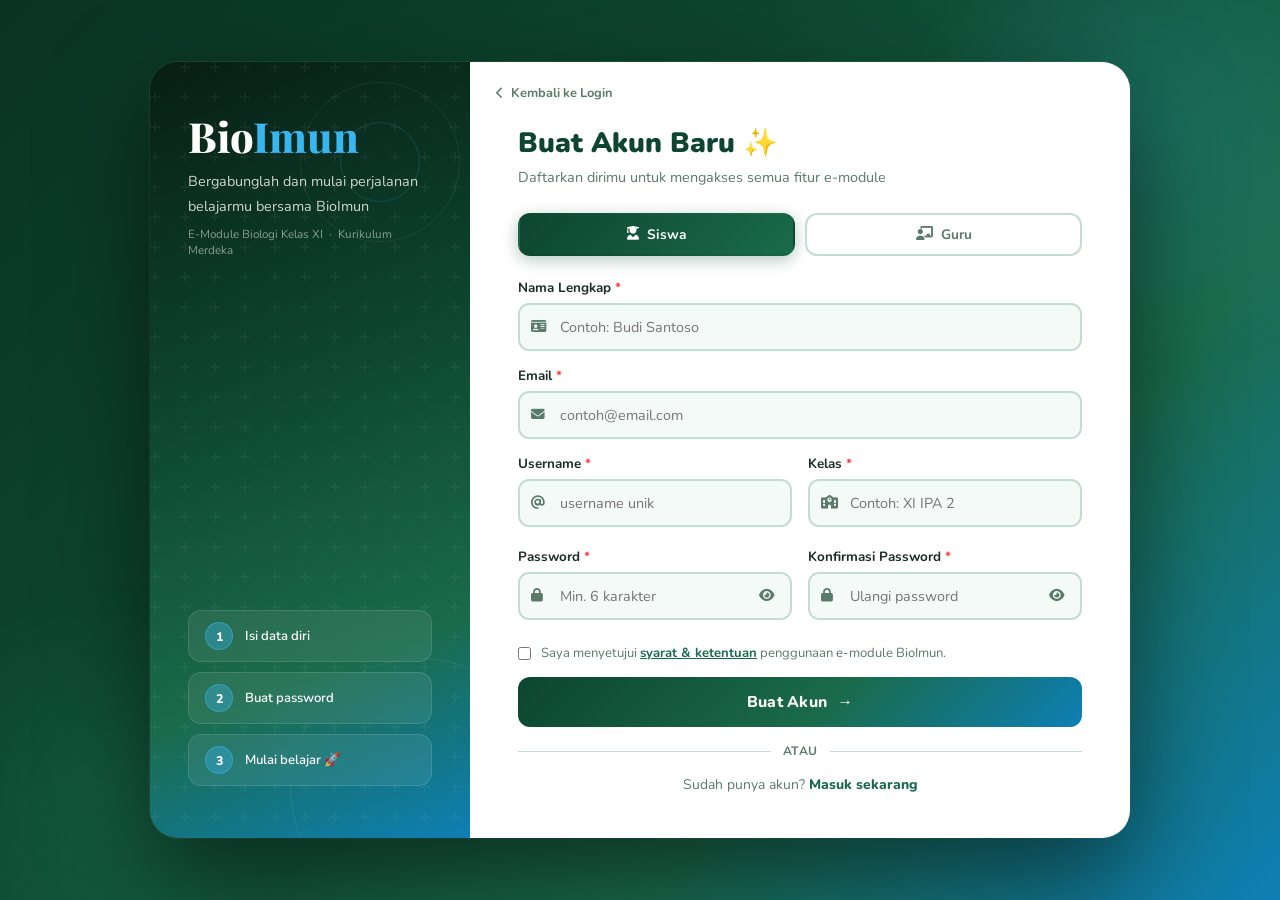
<file: register.html>
<!DOCTYPE html>
<html lang="id">
<head>
<meta charset="UTF-8">
<meta name="viewport" content="width=device-width, initial-scale=1.0">
<title>BioImun – Daftar Akun | E-Module Sistem Pertahanan Tubuh</title>
<link href="https://fonts.googleapis.com/css2?family=Nunito:wght@400;500;600;700;800;900&family=Playfair+Display:wght@700;800&display=swap" rel="stylesheet">
<link rel="stylesheet" href="https://cdnjs.cloudflare.com/ajax/libs/font-awesome/6.5.0/css/all.min.css">
<style>
:root {
  --primary: #1a6b4a;
  --primary-light: #27a96e;
  --primary-dark: #0d4530;
  --accent: #0e7fb5;
  --accent-light: #38b6f0;
  --bg: #f4faf7;
  --bg2: #e6f2ed;
  --white: #ffffff;
  --text: #1a2e25;
  --text-muted: #5a7a6a;
  --border: #c4ddd1;
  --danger: #ef4444;
  --success: #22c55e;
}

* { box-sizing: border-box; margin: 0; padding: 0; }

body {
  font-family: 'Nunito', sans-serif;
  background: linear-gradient(135deg, #0a3322 0%, #0d4530 35%, #1a6b4a 70%, #0e7fb5 100%);
  min-height: 100vh;
  display: flex;
  align-items: center;
  justify-content: center;
  padding: 24px 16px;
  position: relative;
  overflow-y: auto;
}

body::before {
  content: '';
  position: fixed;
  width: 500px; height: 500px;
  background: radial-gradient(circle, rgba(56,182,240,.16) 0%, transparent 70%);
  top: -120px; right: -120px;
  border-radius: 50%;
  pointer-events: none;
}
body::after {
  content: '';
  position: fixed;
  width: 420px; height: 420px;
  background: radial-gradient(circle, rgba(39,169,110,.14) 0%, transparent 70%);
  bottom: -100px; left: -100px;
  border-radius: 50%;
  pointer-events: none;
}

/* ── ANIMATIONS ── */
@keyframes fadeSlideUp {
  from { opacity: 0; transform: translateY(28px); }
  to   { opacity: 1; transform: translateY(0); }
}
@keyframes spinSlow {
  from { transform: rotate(0deg); }
  to   { transform: rotate(360deg); }
}
@keyframes shake {
  0%,100% { transform: translateX(0); }
  20%,60% { transform: translateX(-5px); }
  40%,80% { transform: translateX(5px); }
}
@keyframes popIn {
  0%   { opacity:0; transform: scale(.8) translateY(10px); }
  100% { opacity:1; transform: scale(1) translateY(0); }
}

.animate-in { animation: fadeSlideUp .65s cubic-bezier(.22,1,.36,1) both; }

/* ── OUTER WRAPPER ── */
.page-wrapper {
  display: flex;
  max-width: 980px;
  width: 100%;
  border-radius: 28px;
  overflow: hidden;
  box-shadow: 0 40px 100px rgba(0,0,0,.50), 0 0 0 1px rgba(255,255,255,.07);
  position: relative;
  z-index: 1;
}

/* ── VISUAL PANEL ── */
.reg-visual {
  width: 320px;
  flex-shrink: 0;
  background: linear-gradient(160deg, #081e14 0%, #0d4530 40%, #1a6b4a 75%, #0e7fb5 100%);
  padding: 52px 38px;
  display: flex;
  flex-direction: column;
  justify-content: space-between;
  color: #fff;
  position: relative;
  overflow: hidden;
}

.reg-visual::before {
  content: '';
  position: absolute; inset: 0;
  background-image: url("data:image/svg+xml,%3Csvg width='60' height='60' viewBox='0 0 60 60' xmlns='http://www.w3.org/2000/svg'%3E%3Cg fill='none' fill-rule='evenodd'%3E%3Cg fill='%23ffffff' fill-opacity='0.04'%3E%3Cpath d='M36 34v-4h-2v4h-4v2h4v4h2v-4h4v-2h-4zm0-30V0h-2v4h-4v2h4v4h2V6h4V4h-4zM6 34v-4H4v4H0v2h4v4h2v-4h4v-2H6zM6 4V0H4v4H0v2h4v4h2V6h4V4H6z'/%3E%3C/g%3E%3C/g%3E%3C/svg%3E");
  pointer-events: none;
}

.deco-ring {
  position: absolute;
  border-radius: 50%;
  border: 1px solid rgba(255,255,255,.07);
}
.deco-ring-1 { width: 260px; height: 260px; bottom: -80px; right: -80px; }
.deco-ring-2 { width: 160px; height: 160px; top: 20px; right: 10px; animation: spinSlow 22s linear infinite; }
.deco-ring-3 { width: 80px;  height: 80px;  top: 60px; right: 50px; animation: spinSlow 14s linear infinite reverse; border-color: rgba(56,182,240,.18); }

.reg-brand { position: relative; z-index: 1; }
.reg-brand h1 {
  font-family: 'Playfair Display', serif;
  font-size: 2.6rem;
  font-weight: 800;
  line-height: 1.05;
  margin-bottom: 12px;
}
.reg-brand h1 span { color: #38b6f0; }
.reg-brand .tagline { font-size: .9rem; opacity: .8; line-height: 1.7; }
.reg-brand .sub-tagline { margin-top: 8px; font-size: .73rem; opacity: .5; }

.reg-steps {
  position: relative;
  z-index: 1;
  display: flex;
  flex-direction: column;
  gap: 10px;
}
.step-item {
  display: flex;
  align-items: center;
  gap: 12px;
  padding: 11px 16px;
  background: rgba(255,255,255,.08);
  border: 1px solid rgba(255,255,255,.12);
  border-radius: 13px;
  font-size: .82rem;
  font-weight: 600;
  backdrop-filter: blur(10px);
  transition: background .2s;
}
.step-item:hover { background: rgba(255,255,255,.14); }
.step-num {
  width: 28px; height: 28px;
  border-radius: 50%;
  background: rgba(56,182,240,.35);
  border: 1px solid rgba(56,182,240,.5);
  display: flex; align-items: center; justify-content: center;
  font-size: .78rem; font-weight: 800;
  flex-shrink: 0;
}

/* ── FORM PANEL ── */
.reg-form-box {
  flex: 1;
  background: #fff;
  padding: 52px 48px 44px;
  display: flex;
  flex-direction: column;
  position: relative;
  overflow-y: auto;
}

/* ← Back link */
.back-link {
  position: absolute;
  top: 22px; left: 26px;
  display: inline-flex;
  align-items: center;
  gap: 7px;
  font-size: .8rem;
  font-weight: 700;
  color: var(--text-muted);
  text-decoration: none;
  transition: color .2s, gap .2s;
}
.back-link:hover { color: var(--primary); gap: 10px; }
.back-link i { font-size: .75rem; transition: transform .2s; }
.back-link:hover i { transform: translateX(-3px); }

/* Heading */
.form-heading { margin-bottom: 26px; margin-top: 10px; }
.form-heading h2 {
  font-size: 1.75rem;
  font-weight: 900;
  color: var(--primary-dark);
  margin-bottom: 5px;
}
.form-heading p { color: var(--text-muted); font-size: .9rem; }

/* Role tabs */
.role-tabs { display: flex; gap: 10px; margin-bottom: 22px; }
.role-tab {
  flex: 1;
  padding: 10px;
  border: 2px solid var(--border);
  border-radius: 12px;
  background: #fff;
  cursor: pointer;
  font-family: 'Nunito', sans-serif;
  font-size: .86rem;
  font-weight: 700;
  color: var(--text-muted);
  transition: all .22s;
  display: flex;
  align-items: center;
  justify-content: center;
  gap: 8px;
}
.role-tab.active {
  background: linear-gradient(135deg, var(--primary-dark), var(--primary));
  border-color: transparent;
  color: #fff;
  box-shadow: 0 4px 16px rgba(13,69,48,.3);
}
.role-tab:hover:not(.active) { border-color: var(--primary-light); color: var(--primary); }

/* Two-column grid */
.form-grid {
  display: grid;
  grid-template-columns: 1fr 1fr;
  gap: 0 16px;
}
.form-grid .form-group { grid-column: auto; }
.form-grid .full-col   { grid-column: 1 / -1; }

/* Form groups */
.form-group { margin-bottom: 15px; }
.form-group label {
  display: block;
  font-size: .84rem;
  font-weight: 700;
  color: var(--text);
  margin-bottom: 6px;
}

.input-wrap { position: relative; }

.input-wrap .icon-left {
  position: absolute;
  left: 13px; top: 50%;
  transform: translateY(-50%);
  color: var(--text-muted);
  font-size: .85rem;
  pointer-events: none;
  transition: color .2s;
}

.icon-eye {
  position: absolute;
  right: 12px; top: 50%;
  transform: translateY(-50%);
  color: var(--text-muted);
  font-size: .86rem;
  cursor: pointer;
  padding: 5px 6px;
  border-radius: 7px;
  transition: color .2s, background .2s;
  user-select: none;
}
.icon-eye:hover { color: var(--primary); background: var(--bg2); }

.form-group input,
.form-group select {
  width: 100%;
  padding: 12px 42px 12px 40px;
  border: 2px solid var(--border);
  border-radius: 11px;
  font-family: 'Nunito', sans-serif;
  font-size: .9rem;
  color: var(--text);
  outline: none;
  transition: border .2s, box-shadow .2s, background .2s;
  background: var(--bg);
  appearance: none;
}
.form-group input:focus,
.form-group select:focus {
  border-color: var(--primary-light);
  background: #fff;
  box-shadow: 0 0 0 4px rgba(39,169,110,.1);
}
.form-group input.no-right-pad { padding-right: 14px; }
.form-group select { padding-right: 14px; cursor: pointer; }

.input-error-field { border-color: var(--danger) !important; animation: shake .4s ease; }

/* Password strength bar */
.strength-wrap { margin-top: 7px; display: none; }
.strength-wrap.visible { display: block; }
.strength-bar {
  height: 4px;
  background: var(--border);
  border-radius: 4px;
  overflow: hidden;
  margin-bottom: 4px;
}
.strength-fill {
  height: 100%;
  border-radius: 4px;
  transition: width .4s ease, background .4s ease;
  width: 0;
}
.strength-label { font-size: .72rem; font-weight: 700; }

/* Kelas field (conditional) */
#group-kelas { transition: opacity .3s; }

/* Error & Success boxes */
.msg-box {
  border-radius: 11px;
  padding: 12px 16px;
  font-size: .84rem;
  font-weight: 700;
  margin-bottom: 14px;
  display: none;
  align-items: center;
  gap: 9px;
}
.msg-error   { background: #fef2f2; border: 1px solid #fecaca; color: #991b1b; }
.msg-success { background: #f0fdf4; border: 1px solid #86efac; color: #166534; }

/* ── Submit button ── */
.btn-register {
  width: 100%;
  padding: 14px 20px;
  background: linear-gradient(135deg, var(--primary-dark) 0%, var(--primary) 55%, var(--accent) 100%);
  border: none;
  border-radius: 12px;
  color: #fff;
  font-family: 'Nunito', sans-serif;
  font-size: .98rem;
  font-weight: 800;
  cursor: pointer;
  transition: all .25s;
  display: flex;
  align-items: center;
  justify-content: center;
  gap: 10px;
  letter-spacing: .3px;
  margin-top: 6px;
}
.btn-register:hover {
  transform: translateY(-2px);
  box-shadow: 0 10px 28px rgba(14,127,181,.4);
}
.btn-register:active { transform: translateY(0); box-shadow: none; }
.btn-register:disabled { opacity: .7; cursor: not-allowed; transform: none; box-shadow: none; }
.btn-arrow { transition: transform .2s; display: inline-block; }
.btn-register:hover .btn-arrow { transform: translateX(5px); }

/* Divider */
.divider {
  display: flex;
  align-items: center;
  gap: 12px;
  margin: 16px 0;
  color: var(--text-muted);
  font-size: .76rem;
  font-weight: 700;
  letter-spacing: .5px;
  text-transform: uppercase;
}
.divider::before, .divider::after {
  content: '';
  flex: 1;
  height: 1px;
  background: var(--border);
}

/* Login link */
.login-row {
  text-align: center;
  font-size: .87rem;
  color: var(--text-muted);
}
.login-row a {
  color: var(--primary);
  font-weight: 800;
  text-decoration: none;
  transition: color .2s;
  position: relative;
}
.login-row a::after {
  content: '';
  position: absolute;
  left: 0; bottom: -1px;
  width: 0; height: 2px;
  background: var(--primary-light);
  border-radius: 2px;
  transition: width .25s;
}
.login-row a:hover { color: var(--accent); }
.login-row a:hover::after { width: 100%; }

/* ── SUCCESS SCREEN ── */
.success-screen {
  display: none;
  flex-direction: column;
  align-items: center;
  justify-content: center;
  text-align: center;
  gap: 18px;
  flex: 1;
  animation: popIn .5s cubic-bezier(.22,1,.36,1) both;
}
.success-icon {
  width: 86px; height: 86px;
  border-radius: 50%;
  background: linear-gradient(135deg, #dcfce7, #bbf7d0);
  display: flex;
  align-items: center;
  justify-content: center;
  font-size: 2.5rem;
  border: 3px solid #86efac;
}
.success-screen h3 {
  font-size: 1.5rem;
  font-weight: 900;
  color: var(--primary-dark);
}
.success-screen p { color: var(--text-muted); font-size: .91rem; line-height: 1.65; }
.btn-go-login {
  padding: 13px 32px;
  background: linear-gradient(135deg, var(--primary-dark), var(--primary));
  border: none;
  border-radius: 12px;
  color: #fff;
  font-family: 'Nunito', sans-serif;
  font-size: .95rem;
  font-weight: 800;
  cursor: pointer;
  transition: all .2s;
  display: inline-flex;
  align-items: center;
  gap: 10px;
}
.btn-go-login:hover { transform: translateY(-2px); box-shadow: 0 8px 24px rgba(13,69,48,.3); }

/* ── RESPONSIVE ── */
@media (max-width: 720px) {
  .reg-visual { display: none; }
  .reg-form-box { padding: 52px 24px 36px; }
  .page-wrapper { border-radius: 20px; max-width: 460px; }
  .form-grid { grid-template-columns: 1fr; }
  .form-grid .full-col { grid-column: auto; }
}
</style>
</head>
<body>

<div class="page-wrapper animate-in">

  <!-- ══════════ VISUAL PANEL ══════════ -->
  <div class="reg-visual">
    <div class="deco-ring deco-ring-1"></div>
    <div class="deco-ring deco-ring-2"></div>
    <div class="deco-ring deco-ring-3"></div>

    <div class="reg-brand">
      <h1>Bio<span>Imun</span></h1>
      <p class="tagline">Bergabunglah dan mulai perjalanan belajarmu bersama BioImun</p>
      <p class="sub-tagline">E-Module Biologi Kelas XI &nbsp;·&nbsp; Kurikulum Merdeka</p>
    </div>

    <div class="reg-steps">
      <div class="step-item"><div class="step-num">1</div> Isi data diri</div>
      <div class="step-item"><div class="step-num">2</div> Buat password</div>
      <div class="step-item"><div class="step-num">3</div> Mulai belajar 🚀</div>
    </div>
  </div>

  <!-- ══════════ FORM PANEL ══════════ -->
  <div class="reg-form-box">

    <!-- ← Kembali ke Login -->
    <a href="login.html" class="back-link">
      <i class="fas fa-chevron-left"></i> Kembali ke Login
    </a>

    <!-- ── FORM VIEW ── -->
    <div id="form-view">
      <div class="form-heading">
        <h2>Buat Akun Baru ✨</h2>
        <p>Daftarkan dirimu untuk mengakses semua fitur e-module</p>
      </div>

      <!-- Role -->
      <div class="role-tabs">
        <div class="role-tab active" id="tab-siswa" onclick="setRole('siswa')">
          <i class="fas fa-user-graduate"></i> Siswa
        </div>
        <div class="role-tab" id="tab-guru" onclick="setRole('guru')">
          <i class="fas fa-chalkboard-teacher"></i> Guru
        </div>
      </div>

      <!-- Error / Success -->
      <div class="msg-box msg-error" id="msg-error">
        <i class="fas fa-exclamation-circle"></i>
        <span id="msg-error-text">Terjadi kesalahan.</span>
      </div>

      <div class="form-grid">

        <!-- Nama Lengkap -->
        <div class="form-group full-col">
          <label>Nama Lengkap <span style="color:var(--danger)">*</span></label>
          <div class="input-wrap">
            <i class="fas fa-id-card icon-left"></i>
            <input type="text" id="inp-name" class="no-right-pad" placeholder="Contoh: Budi Santoso">
          </div>
        </div>

        <!-- Email -->
        <div class="form-group full-col">
          <label>Email <span style="color:var(--danger)">*</span></label>
          <div class="input-wrap">
            <i class="fas fa-envelope icon-left"></i>
            <input type="email" id="inp-email" class="no-right-pad" placeholder="contoh@email.com">
          </div>
        </div>

        <!-- Username -->
        <div class="form-group">
          <label>Username <span style="color:var(--danger)">*</span></label>
          <div class="input-wrap">
            <i class="fas fa-at icon-left"></i>
            <input type="text" id="inp-username" class="no-right-pad" placeholder="username unik"
                   oninput="checkUsername(this.value)">
          </div>
          <div id="username-hint" style="font-size:.72rem;margin-top:5px;font-weight:700;"></div>
        </div>

        <!-- Kelas / Jabatan -->
        <div class="form-group" id="group-kelas">
          <label id="label-kelas">Kelas <span style="color:var(--danger)">*</span></label>
          <div class="input-wrap">
            <i class="fas fa-school icon-left"></i>
            <input type="text" id="inp-kelas" class="no-right-pad" placeholder="Contoh: XI IPA 2">
          </div>
        </div>

        <!-- Password -->
        <div class="form-group">
          <label>Password <span style="color:var(--danger)">*</span></label>
          <div class="input-wrap">
            <i class="fas fa-lock icon-left"></i>
            <input type="password" id="inp-pass" placeholder="Min. 6 karakter"
                   oninput="checkStrength(this.value)">
            <i class="fas fa-eye icon-eye" id="eye1" onclick="togglePass('inp-pass','eye1')"></i>
          </div>
          <!-- Strength bar -->
          <div class="strength-wrap" id="strength-wrap">
            <div class="strength-bar"><div class="strength-fill" id="strength-fill"></div></div>
            <div class="strength-label" id="strength-label"></div>
          </div>
        </div>

        <!-- Konfirmasi Password -->
        <div class="form-group">
          <label>Konfirmasi Password <span style="color:var(--danger)">*</span></label>
          <div class="input-wrap">
            <i class="fas fa-lock icon-left"></i>
            <input type="password" id="inp-pass2" placeholder="Ulangi password"
                   oninput="checkMatch()">
            <i class="fas fa-eye icon-eye" id="eye2" onclick="togglePass('inp-pass2','eye2')"></i>
          </div>
          <div id="match-hint" style="font-size:.72rem;margin-top:5px;font-weight:700;"></div>
        </div>

      </div><!-- end form-grid -->

      <!-- Syarat -->
      <div style="display:flex;align-items:flex-start;gap:10px;margin:4px 0 14px;font-size:.82rem;color:var(--text-muted);">
        <input type="checkbox" id="chk-terms" style="margin-top:3px;accent-color:var(--primary);cursor:pointer;">
        <label for="chk-terms" style="cursor:pointer;line-height:1.5;">
          Saya menyetujui <a href="#" style="color:var(--primary);font-weight:700;">syarat &amp; ketentuan</a>
          penggunaan e-module BioImun.
        </label>
      </div>

      <!-- Submit -->
      <button class="btn-register" id="btn-register" onclick="doRegister()">
        Buat Akun <span class="btn-arrow">→</span>
      </button>

      <!-- Divider -->
      <div class="divider">atau</div>

      <!-- Sudah punya akun -->
      <div class="login-row">
        Sudah punya akun? <a href="login.html">Masuk sekarang</a>
      </div>
    </div><!-- end form-view -->

    <!-- ── SUCCESS SCREEN ── -->
    <div class="success-screen" id="success-screen">
      <div class="success-icon">✅</div>
      <h3>Akun Berhasil Dibuat! 🎉</h3>
      <p>
        Selamat datang di BioImun!<br>
        Akun kamu sudah aktif dan siap digunakan.<br>
        Silakan masuk menggunakan username dan password yang baru saja kamu buat.
      </p>
      <p id="success-detail" style="background:var(--bg2);border-radius:12px;padding:12px 20px;font-size:.82rem;font-weight:700;color:var(--primary-dark);margin-top:4px;"></p>
      <button class="btn-go-login" onclick="window.location.href='login.html'">
        <i class="fas fa-sign-in-alt"></i> Masuk ke E-Module
      </button>
    </div>

  </div><!-- end reg-form-box -->
</div><!-- end page-wrapper -->

<!-- ══════════════════════════════════
     SCRIPT
══════════════════════════════════ -->
<script>
const USERS_DB_KEY = 'bioimun_registered_users';
const RESERVED_USERNAMES = ['siswa','guru','admin'];

let selectedRole = 'siswa';

/* ── Role toggle ── */
function setRole(r) {
  selectedRole = r;
  document.getElementById('tab-siswa').classList.toggle('active', r === 'siswa');
  document.getElementById('tab-guru').classList.toggle('active', r === 'guru');

  const labelKelas = document.getElementById('label-kelas');
  const inpKelas   = document.getElementById('inp-kelas');

  if (r === 'guru') {
    labelKelas.innerHTML = 'Jabatan / Mata Pelajaran <span style="color:var(--danger)">*</span>';
    inpKelas.placeholder = 'Contoh: Guru Biologi';
  } else {
    labelKelas.innerHTML = 'Kelas <span style="color:var(--danger)">*</span>';
    inpKelas.placeholder = 'Contoh: XI IPA 2';
  }
  inpKelas.value = '';
}

/* ── Password show/hide ── */
function togglePass(inputId, iconId) {
  const inp  = document.getElementById(inputId);
  const icon = document.getElementById(iconId);
  if (inp.type === 'password') {
    inp.type = 'text';
    icon.classList.replace('fa-eye', 'fa-eye-slash');
  } else {
    inp.type = 'password';
    icon.classList.replace('fa-eye-slash', 'fa-eye');
  }
}

/* ── Password strength ── */
function checkStrength(val) {
  const wrap  = document.getElementById('strength-wrap');
  const fill  = document.getElementById('strength-fill');
  const label = document.getElementById('strength-label');
  if (!val) { wrap.classList.remove('visible'); return; }
  wrap.classList.add('visible');

  let score = 0;
  if (val.length >= 6)  score++;
  if (val.length >= 10) score++;
  if (/[A-Z]/.test(val)) score++;
  if (/[0-9]/.test(val)) score++;
  if (/[^A-Za-z0-9]/.test(val)) score++;

  const levels = [
    { w: '20%',  bg: '#ef4444', txt: '🔴 Sangat lemah' },
    { w: '40%',  bg: '#f97316', txt: '🟠 Lemah' },
    { w: '60%',  bg: '#eab308', txt: '🟡 Cukup' },
    { w: '80%',  bg: '#22c55e', txt: '🟢 Kuat' },
    { w: '100%', bg: '#15803d', txt: '💪 Sangat kuat' },
  ];
  const lvl = levels[Math.min(score, 4)];
  fill.style.width      = lvl.w;
  fill.style.background = lvl.bg;
  label.textContent     = lvl.txt;
  label.style.color     = lvl.bg;
}

/* ── Password match ── */
function checkMatch() {
  const p1   = document.getElementById('inp-pass').value;
  const p2   = document.getElementById('inp-pass2').value;
  const hint = document.getElementById('match-hint');
  if (!p2) { hint.textContent = ''; return; }
  if (p1 === p2) {
    hint.textContent = '✅ Password cocok';
    hint.style.color = '#16a34a';
  } else {
    hint.textContent = '❌ Password tidak cocok';
    hint.style.color = '#dc2626';
  }
}

/* ── Username availability check ── */
function checkUsername(val) {
  const hint = document.getElementById('username-hint');
  if (!val) { hint.textContent = ''; return; }
  if (val.length < 3) {
    hint.textContent = '⚠️ Minimal 3 karakter';
    hint.style.color = '#f97316'; return;
  }
  if (!/^[a-zA-Z0-9_]+$/.test(val)) {
    hint.textContent = '⚠️ Hanya huruf, angka, dan underscore';
    hint.style.color = '#f97316'; return;
  }

  const existing = getAllUsers();
  if (RESERVED_USERNAMES.includes(val.toLowerCase()) || existing[val.toLowerCase()]) {
    hint.textContent = '❌ Username sudah digunakan';
    hint.style.color = '#dc2626';
  } else {
    hint.textContent = '✅ Username tersedia';
    hint.style.color = '#16a34a';
  }
}

/* ── Get all users ── */
function getAllUsers() {
  const DEFAULT = {
    siswa: { pass: 'siswa123', role: 'siswa', name: 'Ahmad Fauzi', kelas: 'XI IPA 2', email: 'siswa@bioimun.id' },
    guru:  { pass: 'guru123',  role: 'guru',  name: 'Ibu Sari',    kelas: 'Guru Biologi', email: 'guru@bioimun.id' }
  };
  const extra = localStorage.getItem(USERS_DB_KEY);
  return extra ? { ...DEFAULT, ...JSON.parse(extra) } : { ...DEFAULT };
}

/* ── Save new user ── */
function saveUser(key, data) {
  const existing = localStorage.getItem(USERS_DB_KEY);
  const current  = existing ? JSON.parse(existing) : {};
  current[key]   = data;
  localStorage.setItem(USERS_DB_KEY, JSON.stringify(current));
}

/* ── Show error ── */
function showError(msg) {
  const box = document.getElementById('msg-error');
  document.getElementById('msg-error-text').textContent = msg;
  box.style.display = 'flex';
  setTimeout(() => box.style.display = 'none', 4000);
}

/* ── Validate email format ── */
function isValidEmail(e) {
  return /^[^\s@]+@[^\s@]+\.[^\s@]+$/.test(e);
}

/* ── REGISTER ── */
function doRegister() {
  const name     = document.getElementById('inp-name').value.trim();
  const email    = document.getElementById('inp-email').value.trim();
  const username = document.getElementById('inp-username').value.trim().toLowerCase();
  const kelas    = document.getElementById('inp-kelas').value;
  const pass     = document.getElementById('inp-pass').value;
  const pass2    = document.getElementById('inp-pass2').value;
  const terms    = document.getElementById('chk-terms').checked;
  const btn      = document.getElementById('btn-register');

  /* ── Validasi ── */
  if (!name || !email || !username || !kelas || !pass || !pass2) {
    showError('Semua kolom wajib diisi!'); return;
  }
  if (!isValidEmail(email)) {
    showError('Format email tidak valid!'); return;
  }
  if (username.length < 3 || !/^[a-zA-Z0-9_]+$/.test(username)) {
    showError('Username minimal 3 karakter dan hanya boleh huruf, angka, underscore!'); return;
  }
  if (pass.length < 6) {
    showError('Password minimal 6 karakter!'); return;
  }
  if (pass !== pass2) {
    showError('Konfirmasi password tidak cocok!'); return;
  }
  if (!terms) {
    showError('Centang syarat & ketentuan terlebih dahulu!'); return;
  }

  /* ── Cek username ── */
  const allUsers = getAllUsers();
  if (RESERVED_USERNAMES.includes(username) || allUsers[username]) {
    showError('Username sudah digunakan. Coba username lain!'); return;
  }

  /* ── Cek email duplikat ── */
  for (const val of Object.values(allUsers)) {
    if (val.email && val.email.toLowerCase() === email.toLowerCase()) {
      showError('Email sudah terdaftar. Gunakan email lain atau masuk ke akun yang sudah ada!'); return;
    }
  }

  /* ── Loading state ── */
  btn.innerHTML = '<i class="fas fa-spinner fa-spin"></i> Membuat akun...';
  btn.disabled  = true;

  setTimeout(() => {
    saveUser(username, { pass, role: selectedRole, name, kelas, email });

    // ── SYNC registrasi ke Google Sheets ──
    if (typeof sendToSheet === 'function') {
      sendToSheet('login', { username, nama: name, role: selectedRole, kelas, email });
    }

    /* Tampilkan success screen */
    document.getElementById('form-view').style.display = 'none';
    const ss = document.getElementById('success-screen');
    ss.style.display = 'flex';
    document.getElementById('success-detail').textContent =
      `Username: ${username}  ·  Role: ${selectedRole === 'siswa' ? 'Siswa' : 'Guru'}  ·  ${kelas}`;
  }, 900);
}
</script>
<script src="sync.js"></script>
</body>
</html>
</file>
<file: style.css>
/* ==================== BIOIMUN E-MODULE STYLESHEET ==================== */
@import url('https://fonts.googleapis.com/css2?family=Nunito:wght@400;500;600;700;800;900&family=Playfair+Display:wght@700;800&display=swap');

:root {
  --primary: #1a6b4a;
  --primary-light: #27a96e;
  --primary-dark: #0d4530;
  --accent: #0e7fb5;
  --accent-light: #38b6f0;
  --accent-dark: #085a80;
  --bg: #f0f7f4;
  --bg2: #e6f2ed;
  --white: #ffffff;
  --text: #1a2e25;
  --text-muted: #5a7a6a;
  --border: #b8d8ca;
  --warning: #f59e0b;
  --danger: #ef4444;
  --success: #22c55e;
  --card-shadow: 0 4px 24px rgba(14,127,181,0.10), 0 1.5px 6px rgba(26,107,74,0.08);
  --radius: 18px;
  --radius-sm: 10px;
}

*{box-sizing:border-box;margin:0;padding:0;}
body{font-family:'Nunito',sans-serif;background:var(--bg);color:var(--text);min-height:100vh;overflow-x:hidden;}

/* ====== ANIMATIONS ====== */
@keyframes fadeIn{from{opacity:0;transform:translateY(18px)}to{opacity:1;transform:translateY(0)}}
@keyframes slideLeft{from{opacity:0;transform:translateX(-30px)}to{opacity:1;transform:translateX(0)}}
@keyframes slideRight{from{opacity:0;transform:translateX(30px)}to{opacity:1;transform:translateX(0)}}
@keyframes pulse{0%,100%{transform:scale(1)}50%{transform:scale(1.05)}}
@keyframes shimmer{0%{background-position:-200% 0}100%{background-position:200% 0}}
@keyframes float{0%,100%{transform:translateY(0)}50%{transform:translateY(-8px)}}
@keyframes spin{from{transform:rotate(0deg)}to{transform:rotate(360deg)}}
@keyframes progressFill{from{width:0}to{width:var(--target-width)}}
@keyframes bounceIn{0%{transform:scale(0.3);opacity:0}50%{transform:scale(1.05)}70%{transform:scale(0.9)}100%{transform:scale(1);opacity:1}}
@keyframes slideDown{from{opacity:0;transform:translateY(-10px)}to{opacity:1;transform:translateY(0)}}
@keyframes lockShake{0%,100%{transform:rotate(0)}20%,60%{transform:rotate(-5deg)}40%,80%{transform:rotate(5deg)}}

.animate-in{animation:fadeIn .5s ease both;}
.animate-left{animation:slideLeft .5s ease both;}
.animate-right{animation:slideRight .5s ease both;}

/* ====== LOGIN PAGE ====== */
body.login-page{background:linear-gradient(135deg,#0d4530 0%,#1a6b4a 40%,#0e7fb5 100%);display:flex;align-items:center;justify-content:center;padding:24px;}
.login-wrapper{display:flex;gap:0;max-width:900px;width:100%;border-radius:28px;overflow:hidden;box-shadow:0 24px 80px rgba(0,0,0,0.35);animation:bounceIn .6s ease;}
.login-visual{flex:1;background:linear-gradient(160deg,#0d4530,#1a6b4a,#0e7fb5);padding:48px 40px;display:flex;flex-direction:column;justify-content:space-between;color:#fff;position:relative;overflow:hidden;}
.login-visual::before{content:'';position:absolute;inset:0;background:url("data:image/svg+xml,%3Csvg width='80' height='80' viewBox='0 0 80 80' xmlns='http://www.w3.org/2000/svg'%3E%3Cg fill='none' fill-rule='evenodd'%3E%3Cg fill='%23ffffff' fill-opacity='0.06'%3E%3Cpath d='M50 50c0-5.523 4.477-10 10-10s10 4.477 10 10-4.477 10-10 10c0 5.523-4.477 10-10 10s-10-4.477-10-10 4.477-10 10-10zM10 10c0-5.523 4.477-10 10-10s10 4.477 10 10-4.477 10-10 10c0 5.523-4.477 10-10 10S0 25.523 0 20s4.477-10 10-10zm10 8c4.418 0 8-3.582 8-8s-3.582-8-8-8-8 3.582-8 8 3.582 8 8 8zm40 40c4.418 0 8-3.582 8-8s-3.582-8-8-8-8 3.582-8 8 3.582 8 8 8z'/%3E%3C/g%3E%3C/g%3E%3C/svg%3E");}
.login-brand{position:relative;z-index:1;}
.login-brand h1{font-family:'Playfair Display',serif;font-size:2.6rem;font-weight:800;line-height:1.1;margin-bottom:12px;}
.login-brand h1 span{color:#38b6f0;}
.login-brand p{font-size:1rem;opacity:.85;line-height:1.6;}
.login-visual-cells{position:relative;z-index:1;display:flex;gap:16px;flex-direction:column;}
.cell-card{background:rgba(255,255,255,.12);border:1px solid rgba(255,255,255,.2);border-radius:14px;padding:16px 20px;display:flex;align-items:center;gap:14px;backdrop-filter:blur(10px);animation:slideLeft .5s ease both;}
.cell-card:nth-child(1){animation-delay:.2s}
.cell-card:nth-child(2){animation-delay:.35s}
.cell-card:nth-child(3){animation-delay:.5s}
.cell-card i{font-size:1.5rem;color:#38b6f0;}
.cell-card span{font-size:.9rem;font-weight:600;opacity:.9;}
.login-form-box{flex:1;background:#fff;padding:48px 44px;display:flex;flex-direction:column;justify-content:center;}
.login-form-box h2{font-size:1.7rem;font-weight:800;color:var(--primary-dark);margin-bottom:6px;}
.login-form-box p{color:var(--text-muted);font-size:.95rem;margin-bottom:28px;}
.role-tabs{display:flex;gap:10px;margin-bottom:28px;}
.role-tab{flex:1;padding:12px;border:2px solid var(--border);border-radius:12px;background:#fff;cursor:pointer;font-family:'Nunito',sans-serif;font-size:.9rem;font-weight:700;color:var(--text-muted);transition:all .25s;display:flex;align-items:center;justify-content:center;gap:8px;}
.role-tab.active{background:var(--primary);border-color:var(--primary);color:#fff;}
.role-tab:hover:not(.active){border-color:var(--primary-light);color:var(--primary);}
.form-group{margin-bottom:18px;}
.form-group label{display:block;font-size:.9rem;font-weight:700;color:var(--text);margin-bottom:7px;}
.input-wrap{position:relative;}
.input-wrap i{position:absolute;left:14px;top:50%;transform:translateY(-50%);color:var(--text-muted);font-size:.95rem;}
.form-group input{width:100%;padding:13px 14px 13px 42px;border:2px solid var(--border);border-radius:12px;font-family:'Nunito',sans-serif;font-size:.95rem;color:var(--text);outline:none;transition:border .2s;}
.form-group input:focus{border-color:var(--primary-light);}
.btn-login{width:100%;padding:14px;background:linear-gradient(135deg,var(--primary),var(--accent));border:none;border-radius:12px;color:#fff;font-family:'Nunito',sans-serif;font-size:1rem;font-weight:800;cursor:pointer;transition:all .25s;margin-top:6px;}
.btn-login:hover{transform:translateY(-2px);box-shadow:0 8px 24px rgba(14,127,181,.4);}
.login-error{color:var(--danger);font-size:.88rem;margin-top:10px;display:none;text-align:center;font-weight:600;animation:slideDown .3s ease;}
.login-hint{margin-top:18px;background:var(--bg2);border-radius:10px;padding:12px 16px;font-size:.82rem;color:var(--text-muted);}
.login-hint strong{color:var(--primary-dark);}

/* ====== MAIN LAYOUT ====== */
.app-wrapper{display:flex;flex-direction:row;min-height:100vh;}

/* SIDEBAR */
.sidebar{width:260px;background:linear-gradient(180deg,var(--primary-dark) 0%,var(--primary) 100%);color:#fff;display:flex;flex-direction:column;height:100vh;position:fixed;left:0;top:0;z-index:100;transition:width .3s,transform .3s;overflow:hidden;}
.sidebar.collapsed{width:72px;}
.sidebar-brand{padding:20px 16px 18px;border-bottom:1px solid rgba(255,255,255,.12);display:flex;align-items:center;justify-content:space-between;}
.brand-logo{display:flex;align-items:center;gap:12px;}
.brand-logo .logo-icon{width:42px;height:42px;background:linear-gradient(135deg,#38b6f0,#27a96e);border-radius:12px;display:flex;align-items:center;justify-content:center;font-size:1.3rem;flex-shrink:0;}
.brand-name{font-family:'Playfair Display',serif;font-size:1.25rem;font-weight:800;line-height:1.1;white-space:nowrap;overflow:hidden;transition:opacity .2s;}
.brand-sub{font-size:.7rem;opacity:.7;margin-top:2px;white-space:nowrap;overflow:hidden;transition:opacity .2s;}
.sidebar.collapsed .brand-name,.sidebar.collapsed .brand-sub{opacity:0;width:0;}
.sidebar-toggle{width:30px;height:30px;border-radius:8px;border:1px solid rgba(255,255,255,.2);background:rgba(255,255,255,.1);color:#fff;cursor:pointer;display:flex;align-items:center;justify-content:center;font-size:.85rem;flex-shrink:0;transition:all .2s;}
.sidebar-toggle:hover{background:rgba(255,255,255,.2);}
.sidebar-user{padding:14px 16px;border-bottom:1px solid rgba(255,255,255,.12);display:flex;align-items:center;gap:12px;overflow:hidden;}
.user-avatar{width:38px;height:38px;border-radius:50%;background:linear-gradient(135deg,#38b6f0,var(--primary-light));display:flex;align-items:center;justify-content:center;font-weight:800;font-size:1rem;flex-shrink:0;}
.user-info{overflow:hidden;transition:opacity .2s,width .3s;}
.user-info .user-name{font-size:.88rem;font-weight:700;white-space:nowrap;}
.user-info .user-role{font-size:.7rem;opacity:.7;margin-top:1px;white-space:nowrap;}
.sidebar.collapsed .user-info{opacity:0;width:0;}
.sidebar-nav{flex:1;padding:12px 10px;overflow-y:auto;}
.sidebar-nav::-webkit-scrollbar{width:4px;}
.sidebar-nav::-webkit-scrollbar-thumb{background:rgba(255,255,255,.2);border-radius:4px;}
.nav-label{font-size:.65rem;font-weight:800;text-transform:uppercase;letter-spacing:1.5px;opacity:.5;padding:8px 10px 4px;white-space:nowrap;overflow:hidden;transition:opacity .2s;}
.sidebar.collapsed .nav-label{opacity:0;}
.nav-item{display:flex;align-items:center;gap:12px;padding:10px 12px;border-radius:12px;cursor:pointer;font-size:.88rem;font-weight:600;transition:all .2s;margin-bottom:2px;position:relative;white-space:nowrap;}
.nav-item:hover{background:rgba(255,255,255,.12);}
.nav-item.active{background:rgba(255,255,255,.18);box-shadow:inset 3px 0 0 #38b6f0;}
.nav-item .nav-icon{width:28px;height:28px;display:flex;align-items:center;justify-content:center;border-radius:8px;background:rgba(255,255,255,.1);font-size:.9rem;flex-shrink:0;}
.nav-item.active .nav-icon{background:rgba(56,182,240,.25);}
.nav-item .nav-text{overflow:hidden;transition:opacity .2s,width .3s;}
.sidebar.collapsed .nav-item .nav-text{opacity:0;width:0;}
.nav-badge{margin-left:auto;background:#38b6f0;border-radius:20px;padding:2px 8px;font-size:.68rem;font-weight:800;transition:opacity .2s;}
.sidebar.collapsed .nav-badge{opacity:0;}
.lock-icon{margin-left:auto;font-size:.75rem;opacity:.6;}
.sidebar-footer{padding:14px 16px;border-top:1px solid rgba(255,255,255,.12);}
.btn-logout{display:flex;align-items:center;gap:10px;width:100%;padding:10px 12px;background:rgba(239,68,68,.15);border:1px solid rgba(239,68,68,.3);border-radius:12px;color:#fca5a5;font-family:'Nunito',sans-serif;font-size:.88rem;font-weight:700;cursor:pointer;transition:all .2s;white-space:nowrap;}
.btn-logout:hover{background:rgba(239,68,68,.25);}
.btn-logout .logout-text{transition:opacity .2s,width .3s;overflow:hidden;}
.sidebar.collapsed .btn-logout .logout-text{opacity:0;width:0;}

/* MAIN CONTENT */
.main-content{margin-left:260px;flex:1;display:flex;flex-direction:column;min-height:100vh;transition:margin-left .3s;}
.main-content.sidebar-collapsed{margin-left:72px;}
.top-bar{background:#fff;padding:14px 28px;display:flex;align-items:center;justify-content:space-between;border-bottom:1px solid var(--border);box-shadow:0 2px 10px rgba(0,0,0,.05);position:sticky;top:0;z-index:50;}
.top-bar-left{display:flex;align-items:center;gap:14px;}
.top-bar-title{font-size:1.05rem;font-weight:800;color:var(--primary-dark);}
.top-bar-actions{display:flex;align-items:center;gap:14px;}
.progress-chip{display:flex;align-items:center;gap:8px;background:var(--bg2);border-radius:20px;padding:8px 16px;font-size:.82rem;font-weight:700;color:var(--primary-dark);}
.progress-bar-mini{width:80px;height:6px;background:var(--border);border-radius:6px;overflow:hidden;}
.progress-bar-mini-fill{height:100%;background:linear-gradient(90deg,var(--primary),var(--accent));border-radius:6px;transition:width .6s ease;}
.content-area{flex:1;padding:28px;overflow-y:auto;}

/* ====== DASHBOARD ====== */
.dashboard-hero{background:linear-gradient(135deg,var(--primary-dark),var(--primary),var(--accent));border-radius:24px;padding:32px 36px;color:#fff;position:relative;overflow:hidden;margin-bottom:24px;}
.dashboard-hero::after{content:'🦠';position:absolute;right:40px;top:50%;transform:translateY(-50%);font-size:5rem;opacity:.12;}
.dashboard-hero h2{font-family:'Playfair Display',serif;font-size:1.9rem;font-weight:800;margin-bottom:8px;}
.dashboard-hero p{opacity:.88;font-size:.97rem;max-width:500px;line-height:1.6;}
.hero-chips{display:flex;gap:10px;margin-top:18px;flex-wrap:wrap;}
.hero-chip{background:rgba(255,255,255,.18);border:1px solid rgba(255,255,255,.25);border-radius:20px;padding:6px 14px;font-size:.82rem;font-weight:700;backdrop-filter:blur(8px);}
.grid-cards{display:grid;grid-template-columns:repeat(auto-fill,minmax(175px,1fr));gap:16px;margin-bottom:24px;}
.menu-card{background:#fff;border-radius:var(--radius);padding:24px 18px;cursor:pointer;transition:all .25s;box-shadow:var(--card-shadow);border:2px solid transparent;display:flex;flex-direction:column;align-items:flex-start;gap:12px;}
.menu-card:hover{transform:translateY(-5px);border-color:var(--primary-light);box-shadow:0 16px 40px rgba(26,107,74,.18);}
.menu-card-icon{width:52px;height:52px;border-radius:14px;display:flex;align-items:center;justify-content:center;font-size:1.5rem;}
.menu-card h3{font-size:.93rem;font-weight:800;color:var(--text);}
.menu-card p{font-size:.78rem;color:var(--text-muted);line-height:1.5;}
.mc-blue{background:linear-gradient(135deg,#dbeafe,#bfdbfe);}
.mc-green{background:linear-gradient(135deg,#dcfce7,#bbf7d0);}
.mc-teal{background:linear-gradient(135deg,#ccfbf1,#99f6e4);}
.mc-purple{background:linear-gradient(135deg,#f3e8ff,#e9d5ff);}
.mc-amber{background:linear-gradient(135deg,#fef3c7,#fde68a);}
.mc-rose{background:linear-gradient(135deg,#ffe4e6,#fecdd3);}
.mc-indigo{background:linear-gradient(135deg,#e0e7ff,#c7d2fe);}
.stat-row{display:grid;grid-template-columns:repeat(3,1fr);gap:16px;margin-bottom:24px;}
.stat-card{background:#fff;border-radius:var(--radius);padding:20px 22px;box-shadow:var(--card-shadow);display:flex;align-items:center;gap:16px;}
.stat-icon{width:50px;height:50px;border-radius:14px;display:flex;align-items:center;justify-content:center;font-size:1.4rem;}
.stat-label{font-size:.78rem;color:var(--text-muted);font-weight:600;}
.stat-val{font-size:1.7rem;font-weight:900;color:var(--primary-dark);}

/* PROGRESS OVERVIEW */
.progress-overview{background:#fff;border-radius:var(--radius);padding:24px;box-shadow:var(--card-shadow);margin-bottom:24px;}
.progress-overview h3{font-size:1rem;font-weight:800;color:var(--primary-dark);margin-bottom:16px;display:flex;align-items:center;gap:8px;}
.prog-track{margin-bottom:14px;}
.prog-track-label{display:flex;justify-content:space-between;font-size:.82rem;font-weight:700;margin-bottom:6px;}
.prog-track-bar{height:10px;background:var(--bg2);border-radius:10px;overflow:hidden;}
.prog-track-fill{height:100%;border-radius:10px;background:linear-gradient(90deg,var(--primary),var(--accent));transition:width .8s ease;}

/* ====== SECTION STYLES ====== */
.section-header{display:flex;align-items:center;gap:14px;margin-bottom:22px;}
.section-header-icon{width:46px;height:46px;border-radius:14px;background:linear-gradient(135deg,var(--primary),var(--accent));display:flex;align-items:center;justify-content:center;color:#fff;font-size:1.3rem;}
.section-header h2{font-family:'Playfair Display',serif;font-size:1.5rem;font-weight:800;color:var(--primary-dark);}
.section-header p{font-size:.85rem;color:var(--text-muted);}
.card{background:#fff;border-radius:var(--radius);padding:24px;box-shadow:var(--card-shadow);margin-bottom:20px;}
.card h3{font-size:1.1rem;font-weight:800;color:var(--primary-dark);margin-bottom:12px;}
.badge{display:inline-flex;align-items:center;gap:6px;padding:5px 14px;border-radius:20px;font-size:.8rem;font-weight:700;}
.badge-green{background:#dcfce7;color:#166534;}
.badge-blue{background:#dbeafe;color:#1d4ed8;}
.badge-teal{background:#ccfbf1;color:#115e59;}

/* Sub-page system */
.sub-page{display:none;}
.sub-page.active{display:block;animation:fadeIn .4s ease;}

/* ====== KOMPETENSI ====== */
.cp-box{background:linear-gradient(135deg,#f0fdf4,#dcfce7);border:2px solid #86efac;border-radius:16px;padding:22px 24px;margin-bottom:20px;}
.cp-box h3{color:#15803d;font-size:1rem;font-weight:800;margin-bottom:10px;display:flex;align-items:center;gap:8px;}
.tp-list{list-style:none;}
.tp-list li{display:flex;align-items:flex-start;gap:12px;padding:12px 0;border-bottom:1px solid var(--border);}
.tp-list li:last-child{border-bottom:none;}
.tp-num{width:28px;height:28px;border-radius:8px;background:linear-gradient(135deg,var(--primary),var(--accent));color:#fff;font-size:.8rem;font-weight:800;display:flex;align-items:center;justify-content:center;flex-shrink:0;}
.kp-accordion{border:2px solid var(--border);border-radius:14px;overflow:hidden;margin-bottom:12px;}
.kp-accord-head{display:flex;align-items:center;gap:12px;padding:16px 18px;background:#fff;cursor:pointer;font-weight:700;font-size:.92rem;transition:background .2s;}
.kp-accord-head:hover{background:var(--bg2);}
.kp-accord-head.open{background:var(--bg2);color:var(--primary-dark);}
.kp-accord-body{padding:16px 18px;border-top:1px solid var(--border);font-size:.88rem;line-height:1.7;color:var(--text);display:none;}
.kp-accord-body.open{display:block;animation:slideDown .2s ease;}

/* ====== RUANG BELAJAR ====== */
.submateri-grid{display:grid;grid-template-columns:repeat(auto-fill,minmax(260px,1fr));gap:18px;}
.submateri-card{background:#fff;border-radius:var(--radius);padding:24px;cursor:pointer;transition:all .25s;box-shadow:var(--card-shadow);border:2px solid transparent;position:relative;overflow:hidden;}
.submateri-card::before{content:'';position:absolute;top:0;left:0;right:0;height:4px;background:linear-gradient(90deg,var(--primary),var(--accent));}
.submateri-card:hover:not(.locked){transform:translateY(-4px);border-color:var(--primary-light);}
.submateri-card.locked{opacity:.75;cursor:not-allowed;}
.submateri-card.locked:hover{transform:none;}
.submateri-card.locked::before{background:var(--border);}
.submateri-card .sc-icon{font-size:2.2rem;margin-bottom:14px;}
.submateri-card h3{font-size:1rem;font-weight:800;color:var(--primary-dark);margin-bottom:8px;}
.submateri-card p{font-size:.82rem;color:var(--text-muted);line-height:1.6;}
.submateri-card .sc-footer{margin-top:16px;display:flex;align-items:center;justify-content:space-between;}
.sc-tag{font-size:.72rem;font-weight:700;color:var(--primary);background:var(--bg2);border-radius:20px;padding:3px 10px;}
.progress-sub{height:5px;background:var(--border);border-radius:5px;margin-top:10px;overflow:hidden;}
.progress-sub-fill{height:100%;border-radius:5px;background:linear-gradient(90deg,var(--primary),var(--accent));transition:width .6s ease;}
.materi-status{font-size:.75rem;font-weight:700;border-radius:20px;padding:3px 10px;display:inline-flex;align-items:center;gap:5px;}
.materi-status.done{background:#dcfce7;color:#15803d;}
.materi-status.locked{background:#f1f5f9;color:#94a3b8;}
.materi-status.open{background:#dbeafe;color:#1d4ed8;}
.lock-overlay{position:absolute;inset:0;background:rgba(255,255,255,.6);display:flex;flex-direction:column;align-items:center;justify-content:center;gap:6px;border-radius:var(--radius);backdrop-filter:blur(1px);}
.lock-overlay i{font-size:2rem;color:#94a3b8;animation:lockShake 2s ease infinite;}
.lock-overlay span{font-size:.8rem;font-weight:700;color:#64748b;text-align:center;padding:0 12px;}

/* ====== MATERI DETAIL ====== */
.materi-nav{display:flex;align-items:center;gap:10px;margin-bottom:20px;flex-wrap:wrap;}
.btn-back{display:flex;align-items:center;gap:8px;background:#fff;border:2px solid var(--border);border-radius:10px;padding:9px 16px;font-family:'Nunito',sans-serif;font-size:.88rem;font-weight:700;color:var(--text-muted);cursor:pointer;transition:all .2s;}
.btn-back:hover{border-color:var(--primary);color:var(--primary);}
.materi-breadcrumb{font-size:.82rem;color:var(--text-muted);}
.materi-breadcrumb span{color:var(--primary);font-weight:700;}
.materi-content-box{background:#fff;border-radius:var(--radius);padding:36px;box-shadow:var(--card-shadow);margin-bottom:20px;}
.materi-content-box h2{font-family:'Playfair Display',serif;font-size:1.8rem;font-weight:800;color:var(--primary-dark);margin-bottom:6px;}
.materi-meta{display:flex;gap:12px;margin-bottom:24px;flex-wrap:wrap;}
.materi-meta span{font-size:.78rem;font-weight:700;color:var(--text-muted);display:flex;align-items:center;gap:5px;}
.materi-illustration{width:100%;max-height:260px;border-radius:14px;margin-bottom:24px;background:linear-gradient(135deg,var(--bg2),#dbeafe);display:flex;align-items:center;justify-content:center;}
.materi-body{line-height:1.8;font-size:.95rem;color:var(--text);}
.materi-body h3{font-size:1.1rem;font-weight:800;color:var(--primary-dark);margin:22px 0 10px;}
.materi-body p{margin-bottom:14px;}
.materi-body ul{padding-left:20px;margin-bottom:14px;}
.materi-body ul li{margin-bottom:8px;}
.info-box{background:linear-gradient(135deg,#f0fdf4,#dcfce7);border-left:4px solid var(--primary);border-radius:10px;padding:16px 20px;margin:18px 0;font-size:.9rem;}
.info-box strong{color:var(--primary-dark);}
.warn-box{background:linear-gradient(135deg,#fefce8,#fef9c3);border-left:4px solid var(--warning);border-radius:10px;padding:16px 20px;margin:18px 0;font-size:.9rem;}
.materi-nav-btns{display:flex;gap:12px;margin-top:20px;justify-content:space-between;}
.flipbook-hint{background:linear-gradient(135deg,#eff6ff,#dbeafe);border-radius:12px;padding:14px 18px;font-size:.85rem;font-weight:600;color:#1d4ed8;display:flex;align-items:center;gap:10px;margin-bottom:20px;}

/* ====== KUIS ====== */
.kuis-box{background:#fff;border-radius:var(--radius);padding:30px;box-shadow:var(--card-shadow);}
.kuis-header{display:flex;align-items:center;gap:12px;margin-bottom:20px;}
.kuis-header .kh-icon{font-size:1.8rem;}
.kuis-header h3{font-size:1.1rem;font-weight:800;color:var(--primary-dark);}
.kuis-min-score{font-size:.82rem;color:var(--text-muted);font-weight:600;background:var(--bg2);border-radius:8px;padding:4px 10px;margin-top:4px;display:inline-block;}
.q-card{border:2px solid var(--border);border-radius:14px;padding:20px 22px;margin-bottom:16px;transition:border .2s;}
.q-text{font-size:.95rem;font-weight:700;color:var(--text);margin-bottom:14px;}
.q-options{display:flex;flex-direction:column;gap:10px;}
.q-opt{display:flex;align-items:center;gap:12px;padding:11px 14px;border:2px solid var(--border);border-radius:10px;cursor:pointer;transition:all .2s;font-size:.9rem;font-weight:600;}
.q-opt:hover{border-color:var(--primary-light);background:var(--bg2);}
.q-opt.selected{border-color:var(--accent);background:#eff6ff;}
.q-opt.correct{border-color:var(--success);background:#f0fdf4;color:#166534;}
.q-opt.wrong{border-color:var(--danger);background:#fef2f2;color:#991b1b;}
.q-opt .opt-letter{width:28px;height:28px;border-radius:8px;background:var(--bg2);display:flex;align-items:center;justify-content:center;font-size:.8rem;font-weight:800;flex-shrink:0;}
.q-feedback{margin-top:10px;padding:10px 14px;border-radius:8px;font-size:.85rem;font-weight:600;display:none;}
.q-feedback.show{display:block;}
.q-feedback.ok{background:#dcfce7;color:#166534;}
.q-feedback.fail{background:#fee2e2;color:#991b1b;}
.btn-primary{padding:12px 28px;background:linear-gradient(135deg,var(--primary),var(--accent));border:none;border-radius:12px;color:#fff;font-family:'Nunito',sans-serif;font-size:.95rem;font-weight:800;cursor:pointer;transition:all .25s;}
.btn-primary:hover{transform:translateY(-2px);box-shadow:0 8px 20px rgba(14,127,181,.35);}
.btn-secondary{padding:12px 28px;background:#fff;border:2px solid var(--border);border-radius:12px;color:var(--text);font-family:'Nunito',sans-serif;font-size:.95rem;font-weight:700;cursor:pointer;transition:all .25s;}
.btn-secondary:hover{border-color:var(--primary);color:var(--primary);}
.score-box{text-align:center;padding:30px;background:linear-gradient(135deg,#f0fdf4,#dcfce7);border-radius:16px;border:2px solid #86efac;}
.score-val{font-size:3.5rem;font-weight:900;color:var(--primary-dark);}
.score-label{font-size:.9rem;color:var(--text-muted);font-weight:600;}
.kuis-unlock-msg{text-align:center;padding:16px;background:linear-gradient(135deg,#dcfce7,#bbf7d0);border-radius:12px;border:2px solid #86efac;margin-top:16px;font-size:.9rem;font-weight:700;color:#15803d;display:none;}
.kuis-locked-msg{text-align:center;padding:14px;background:#fef2f2;border-radius:12px;border:2px solid #fecaca;margin-top:12px;font-size:.85rem;font-weight:700;color:#dc2626;display:none;}

/* ====== LKPD ====== */
.pbl-stages{display:flex;flex-direction:column;gap:4px;margin-bottom:24px;}
.pbl-stage-tab{display:flex;align-items:center;gap:14px;padding:14px 16px;background:#fff;border-radius:12px;cursor:pointer;border:2px solid transparent;transition:all .2s;box-shadow:var(--card-shadow);position:relative;}
.pbl-stage-tab:hover:not(.pbl-locked){border-color:var(--primary-light);}
.pbl-stage-tab.active{border-color:var(--primary);background:linear-gradient(135deg,#f0fdf4,#e6f2ed);}
.pbl-stage-tab.pbl-locked{opacity:.65;cursor:not-allowed;}
.pbl-stage-num{width:34px;height:34px;border-radius:10px;background:var(--bg2);display:flex;align-items:center;justify-content:center;font-weight:800;font-size:.9rem;color:var(--primary-dark);flex-shrink:0;}
.pbl-stage-tab.active .pbl-stage-num{background:linear-gradient(135deg,var(--primary),var(--accent));color:#fff;}
.pbl-stage-tab.pbl-done .pbl-stage-num{background:linear-gradient(135deg,var(--success),#16a34a);color:#fff;}
.pbl-stage-title{font-size:.88rem;font-weight:700;color:var(--text);}
.pbl-stage-sub{font-size:.72rem;color:var(--text-muted);}
.pbl-stage-badge{margin-left:auto;font-size:.75rem;font-weight:700;border-radius:12px;padding:2px 8px;}
.lkpd-content{background:#fff;border-radius:var(--radius);padding:28px;box-shadow:var(--card-shadow);}
.case-box{background:linear-gradient(135deg,#fefce8,#fef3c7);border:2px solid #fde68a;border-radius:16px;padding:22px 24px;margin-bottom:20px;}
.case-box h4{color:#92400e;font-size:1rem;font-weight:800;margin-bottom:10px;display:flex;align-items:center;gap:8px;}
.case-box p{font-size:.9rem;line-height:1.7;color:#78350f;}
.textarea-field{width:100%;padding:14px 16px;border:2px solid var(--border);border-radius:12px;font-family:'Nunito',sans-serif;font-size:.9rem;resize:vertical;min-height:100px;outline:none;transition:border .2s;background:var(--bg);}
.textarea-field:focus{border-color:var(--primary-light);}
.forum-post{border:2px solid var(--border);border-radius:14px;padding:16px 18px;margin-bottom:12px;background:var(--bg);}
.forum-post-header{display:flex;align-items:center;gap:10px;margin-bottom:10px;}
.fp-avatar{width:34px;height:34px;border-radius:50%;background:linear-gradient(135deg,var(--primary),var(--accent));display:flex;align-items:center;justify-content:center;color:#fff;font-weight:800;font-size:.85rem;flex-shrink:0;}
.fp-name{font-size:.88rem;font-weight:700;color:var(--text);}
.fp-time{font-size:.75rem;color:var(--text-muted);}
.fp-text{font-size:.88rem;line-height:1.6;color:var(--text);}
.fp-actions{margin-top:10px;display:flex;gap:10px;}
.fp-btn{padding:5px 12px;border:1px solid var(--border);border-radius:8px;background:#fff;font-family:'Nunito',sans-serif;font-size:.78rem;font-weight:700;cursor:pointer;color:var(--text-muted);transition:all .2s;}
.fp-btn:hover{border-color:var(--primary);color:var(--primary);}
.gallery-grid{display:grid;grid-template-columns:repeat(auto-fill,minmax(200px,1fr));gap:16px;}
.gallery-item{border-radius:14px;overflow:hidden;background:linear-gradient(135deg,var(--bg2),#dbeafe);aspect-ratio:4/3;display:flex;flex-direction:column;align-items:center;justify-content:center;cursor:pointer;transition:transform .2s;position:relative;border:2px solid var(--border);}
.gallery-item:hover{transform:scale(1.03);}
.gallery-item .gi-icon{font-size:2.5rem;margin-bottom:8px;}
.gallery-item .gi-title{font-size:.82rem;font-weight:700;color:var(--text);text-align:center;padding:0 10px;}
.gallery-item .gi-group{font-size:.72rem;color:var(--text-muted);}
.lkpd-locked-panel{text-align:center;padding:40px 30px;background:#f8fafc;border-radius:var(--radius);border:2px dashed var(--border);}
.lkpd-locked-panel i{font-size:3rem;color:#94a3b8;margin-bottom:14px;animation:lockShake 3s ease infinite;}
.lkpd-locked-panel h3{color:#64748b;font-size:1.1rem;margin-bottom:8px;}
.lkpd-locked-panel p{color:#94a3b8;font-size:.88rem;}

/* ====== DRILL SOAL ====== */
.drill-setup{display:flex;flex-direction:column;gap:20px;max-width:480px;}
.num-selector{display:flex;align-items:center;gap:16px;}
.num-display{width:80px;height:50px;border-radius:12px;border:2px solid var(--primary);background:var(--bg2);display:flex;align-items:center;justify-content:center;font-family:'Nunito',sans-serif;font-size:1.4rem;font-weight:900;color:var(--primary-dark);}
.num-btn{width:40px;height:40px;border-radius:10px;border:2px solid var(--border);background:#fff;font-size:1.2rem;font-weight:800;cursor:pointer;display:flex;align-items:center;justify-content:center;transition:all .2s;color:var(--text-muted);}
.num-btn:hover{border-color:var(--primary);color:var(--primary);}
.drill-progress-bar{height:8px;background:var(--border);border-radius:8px;overflow:hidden;margin-bottom:20px;}
.drill-progress-fill{height:100%;background:linear-gradient(90deg,var(--primary),var(--accent));border-radius:8px;transition:width .4s;}

/* ====== GLOSARIUM ====== */
.glos-search{position:relative;margin-bottom:20px;}
.glos-search input{width:100%;padding:13px 14px 13px 44px;border:2px solid var(--border);border-radius:12px;font-family:'Nunito',sans-serif;font-size:.95rem;outline:none;transition:border .2s;}
.glos-search input:focus{border-color:var(--primary-light);}
.glos-search i{position:absolute;left:14px;top:50%;transform:translateY(-50%);color:var(--text-muted);}
.alpha-filter{display:flex;gap:6px;flex-wrap:wrap;margin-bottom:20px;}
.alpha-btn{width:32px;height:32px;border-radius:8px;border:2px solid var(--border);background:#fff;font-family:'Nunito',sans-serif;font-size:.8rem;font-weight:700;cursor:pointer;transition:all .2s;display:flex;align-items:center;justify-content:center;}
.alpha-btn.active{background:var(--primary);border-color:var(--primary);color:#fff;}
.glos-item{border-bottom:1px solid var(--border);padding:16px 0;}
.glos-item:last-child{border-bottom:none;}
.glos-term{font-size:1rem;font-weight:800;color:var(--primary-dark);margin-bottom:4px;}
.glos-def{font-size:.88rem;line-height:1.6;color:var(--text);}

/* ====== DAFTAR RUJUKAN ====== */
.ref-item{display:flex;align-items:flex-start;gap:16px;padding:18px;border:2px solid var(--border);border-radius:14px;background:#fff;margin-bottom:12px;transition:border .2s;}
.ref-item:hover{border-color:var(--primary-light);}
.ref-icon{width:44px;height:44px;border-radius:12px;display:flex;align-items:center;justify-content:center;font-size:1.2rem;flex-shrink:0;}
.ri-book{background:#dcfce7;}
.ri-article{background:#dbeafe;}
.ri-web{background:#f3e8ff;}
.ref-title{font-size:.92rem;font-weight:800;color:var(--text);margin-bottom:4px;}
.ref-author{font-size:.8rem;color:var(--text-muted);}
.ref-year{font-size:.78rem;font-weight:700;color:var(--primary);margin-top:4px;}

/* ====== IDENTITAS PENGEMBANG ====== */
.dev-profile{background:linear-gradient(135deg,var(--primary-dark),var(--primary),var(--accent));border-radius:24px;padding:36px;color:#fff;text-align:center;margin-bottom:24px;position:relative;overflow:hidden;}
.dev-profile::before{content:'';position:absolute;inset:0;background:url("data:image/svg+xml,%3Csvg width='60' height='60' viewBox='0 0 60 60' xmlns='http://www.w3.org/2000/svg'%3E%3Cg fill='none' fill-rule='evenodd'%3E%3Cg fill='%23ffffff' fill-opacity='0.05'%3E%3Cpath d='M36 34v-4h-2v4h-4v2h4v4h2v-4h4v-2h-4zm0-30V0h-2v4h-4v2h4v4h2V6h4V4h-4zM6 34v-4H4v4H0v2h4v4h2v-4h4v-2H6zM6 4V0H4v4H0v2h4v4h2V6h4V4H6z'/%3E%3C/g%3E%3C/g%3E%3C/svg%3E");}
.dev-avatar{width:120px;height:120px;border-radius:50%;background:linear-gradient(135deg,#38b6f0,#27a96e);margin:0 auto 20px;display:flex;align-items:center;justify-content:center;font-size:3rem;border:4px solid rgba(255,255,255,.3);position:relative;z-index:1;animation:float 3s ease-in-out infinite;}
.dev-name{font-family:'Playfair Display',serif;font-size:1.8rem;font-weight:800;margin-bottom:6px;position:relative;z-index:1;}
.dev-title{font-size:.95rem;opacity:.85;position:relative;z-index:1;}
.dev-info-grid{display:grid;grid-template-columns:repeat(auto-fill,minmax(240px,1fr));gap:16px;}
.dev-info-card{background:#fff;border-radius:var(--radius);padding:22px 24px;box-shadow:var(--card-shadow);display:flex;align-items:flex-start;gap:14px;}
.dic-icon{width:44px;height:44px;border-radius:12px;background:linear-gradient(135deg,var(--primary),var(--accent));display:flex;align-items:center;justify-content:center;color:#fff;font-size:1.1rem;flex-shrink:0;}
.dic-label{font-size:.78rem;color:var(--text-muted);font-weight:600;margin-bottom:3px;}
.dic-val{font-size:.92rem;font-weight:700;color:var(--text);}

/* ====== MODAL ====== */
.modal-overlay{display:none;position:fixed;inset:0;background:rgba(0,0,0,.5);z-index:1000;align-items:center;justify-content:center;padding:20px;}
.modal-overlay.open{display:flex;animation:fadeIn .2s ease;}
.modal-box{background:#fff;border-radius:24px;padding:32px;max-width:520px;width:100%;max-height:85vh;overflow-y:auto;animation:fadeIn .3s ease;}
.modal-header{display:flex;align-items:center;justify-content:space-between;margin-bottom:20px;}
.modal-header h3{font-size:1.15rem;font-weight:800;color:var(--primary-dark);}
.modal-close{width:36px;height:36px;border-radius:10px;border:2px solid var(--border);background:#fff;cursor:pointer;display:flex;align-items:center;justify-content:center;font-size:1rem;color:var(--text-muted);transition:all .2s;}
.modal-close:hover{border-color:var(--danger);color:var(--danger);}

/* ====== TOAST ====== */
.toast{position:fixed;bottom:24px;right:24px;background:#fff;border-radius:14px;padding:14px 20px;box-shadow:0 8px 30px rgba(0,0,0,.15);display:none;align-items:center;gap:12px;z-index:2000;animation:slideRight .3s ease;border-left:4px solid var(--primary);min-width:260px;font-size:.9rem;font-weight:700;}
.toast.show{display:flex;}
.toast.error{border-left-color:var(--danger);}
.toast.success{border-left-color:var(--success);}
.toast.info{border-left-color:var(--accent);}

/* ====== GAMIFIKASI / BADGE ====== */
.xp-bar-wrap{background:var(--bg2);border-radius:30px;height:14px;overflow:hidden;position:relative;margin-top:6px;}
.xp-bar-fill{height:100%;background:linear-gradient(90deg,#f59e0b,#ef4444);border-radius:30px;transition:width .8s ease;}
.gamif-section{background:#fff;border-radius:var(--radius);padding:20px 24px;box-shadow:var(--card-shadow);margin-bottom:20px;}
.gamif-badges{display:flex;gap:12px;flex-wrap:wrap;margin-top:12px;}
.gbadge{text-align:center;width:70px;}
.gbadge .gb-icon{width:52px;height:52px;border-radius:50%;display:flex;align-items:center;justify-content:center;font-size:1.6rem;margin:0 auto 6px;border:3px solid;}
.gbadge.earned .gb-icon{border-color:gold;background:linear-gradient(135deg,#fef3c7,#fde68a);animation:pulse 2s infinite;}
.gbadge.locked-b .gb-icon{border-color:#e2e8f0;background:#f1f5f9;filter:grayscale(1);}
.gbadge .gb-name{font-size:.68rem;font-weight:700;color:var(--text-muted);}

/* ====== NOTIF DOT ====== */
.notif-dot{width:8px;height:8px;background:#ef4444;border-radius:50%;display:inline-block;margin-left:4px;animation:pulse 2s infinite;}

/* ====== RESPONSIVE ====== */
@media(max-width:768px){
  .login-wrapper{flex-direction:column;}
  .login-visual{display:none;}
  .sidebar{transform:translateX(-100%);width:260px;}
  .sidebar.mobile-open{transform:translateX(0);}
  .main-content{margin-left:0 !important;}
  .stat-row{grid-template-columns:1fr;}
  .content-area{padding:16px;}
  .hamburger-mobile{display:flex;}
  .submateri-grid{grid-template-columns:1fr;}
}
.hamburger-mobile{display:none;width:36px;height:36px;border:2px solid var(--border);border-radius:10px;background:#fff;align-items:center;justify-content:center;cursor:pointer;font-size:1.1rem;color:var(--text-muted);}
.sidebar-overlay{display:none;position:fixed;inset:0;background:rgba(0,0,0,.4);z-index:99;}
.sidebar-overlay.show{display:block;}
</file>
